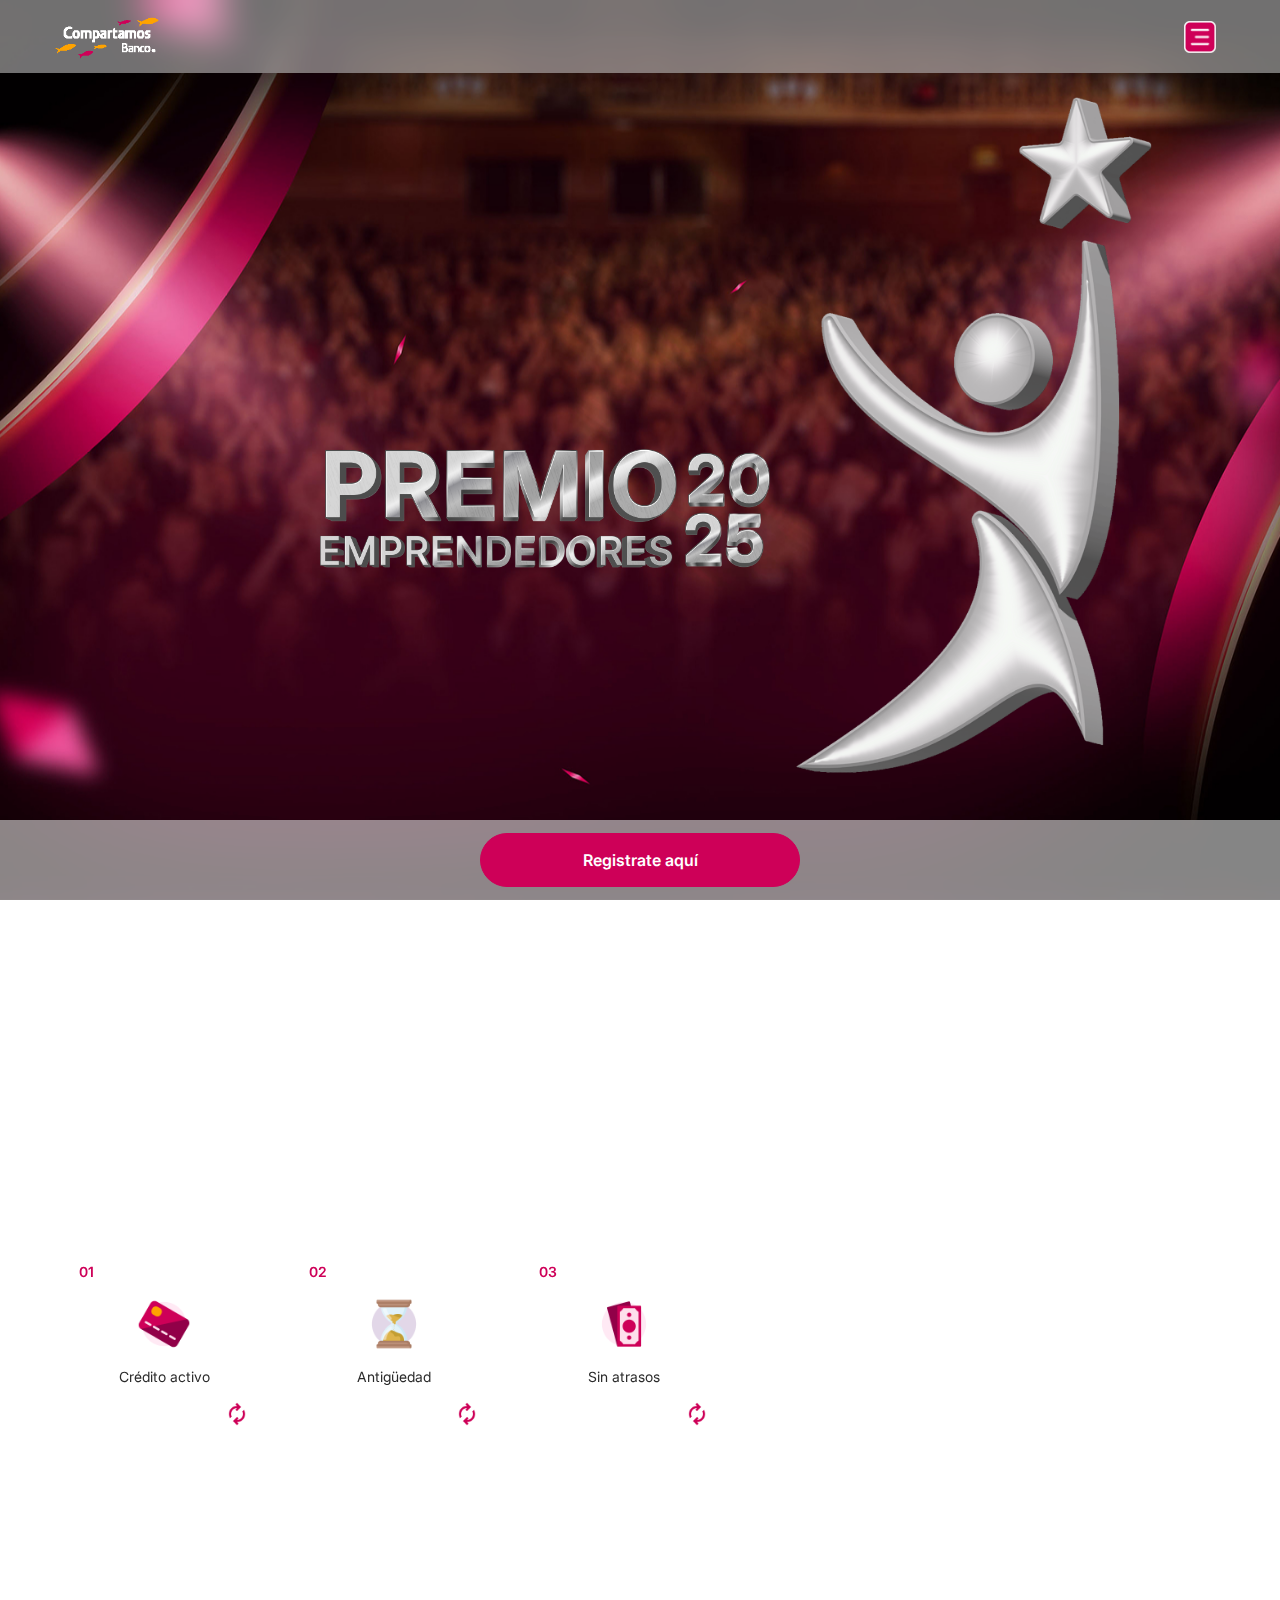
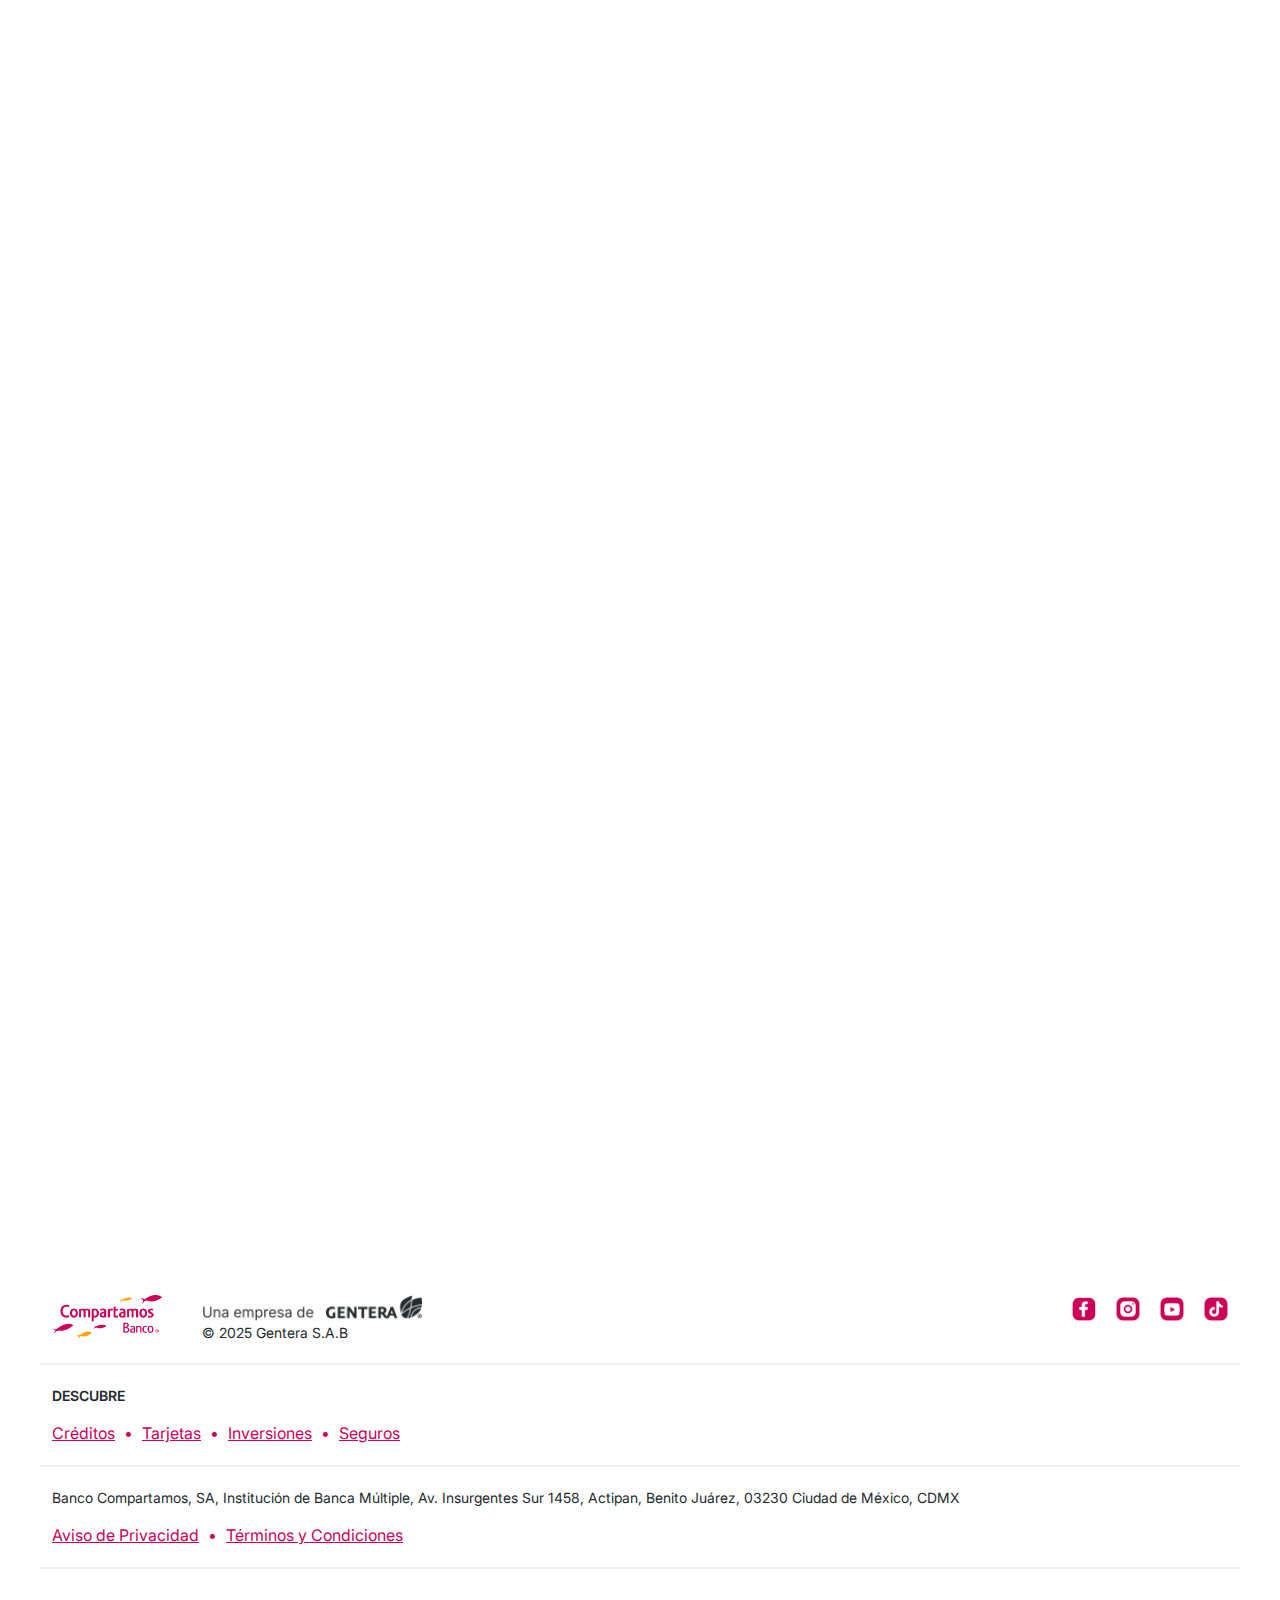
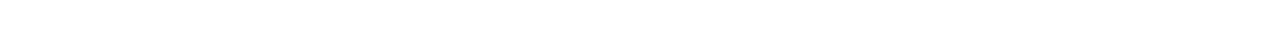
<file: convocatoria/index.html>
<!DOCTYPE html>
<html lang="en">

<head>
    <meta charset="UTF-8">
    <meta name="viewport" content="width=device-width, initial-scale=1.0">
    <title>Premio Emprendedores 2025 para clientes de Compartamos</title>
    <meta name="description"
        content="El Premio Emprendedores 2025 reconoce historias inspiradoras de valientes clientes apoyados por Compartamos para lograr que sus emprendimientos sean exitosos.">
    <link rel="icon" href="../images/favicon.ico" type="image/x-icon">
    <link href="../css/premio.css" rel="stylesheet">
    <link rel="stylesheet" type="text/css" href="../js/slick/slick.css" />
    <link rel="stylesheet" type="text/css" href="../js/slick/slick-theme.css" />
    <link href="../css/styles.css" rel="stylesheet">
    <link href="../css/convocatoria.css" rel="stylesheet">
    <link rel="stylesheet" href="../css/bootstrap-icons.min.css">

    <script src="../js/dataLayer.js"></script>
    <!-- Google Tag Manager -->
    <script>(function (w, d, s, l, i) {
            w[l] = w[l] || []; w[l].push({
                'gtm.start':
                    new Date().getTime(), event: 'gtm.js'
            }); var f = d.getElementsByTagName(s)[0],
                j = d.createElement(s), dl = l != 'dataLayer' ? '&l=' + l : ''; j.async = true; j.src =
                    'https://www.googletagmanager.com/gtm.js?id=' + i + dl; f.parentNode.insertBefore(j, f);
        })(window, document, 'script', 'dataLayer', 'GTM-PXVLSK6');</script>
    <!-- End Google Tag Manager -->
</head>

<body>
    <!-- Google Tag Manager (noscript) -->
    <noscript><iframe src="ns" height="0" width="0" style="display:none;visibility:hidden"></iframe></noscript>
    <!-- End Google Tag Manager (noscript) -->
    <div class="container-fluid" style="overflow: hidden; padding: 0; margin: 0;">
        <header class="navbar bd-navbar fixed-top">

            <nav class="container custom-container bd-gutter">
                <a class="navbar-brand" href="https://www.compartamos.com.mx/compartamos" target="_blank"
                    rel="noopener noreferrer">
                    <img src="../images/logo-blanco.png" alt="Logo de Compartamos Banco color blanco." width="110"
                        height="44" class="d-inline-block align-text-top">
                </a>
                <button class="navbar-toggler" type="button" data-bs-toggle="offcanvas"
                    data-bs-target="#offcanvasNavbar" aria-controls="offcanvas" aria-label="Toggle navigation">
                    <img src="../images/icon-main.png" alt="Icono de menu color gris." width="32">
                </button>
                <!-- Removed "show" class so menu isn't displayed by default -->
                <div class="offcanvas offcanvas-end" tabindex="-1" id="offcanvasNavbar"
                    aria-labelledby="offcanvasNavbarLabel">
                    <div class="offcanvas-header d-flex justify-content-between">
                        <img src="../images/logo-blanco.png" alt="Logo de Compartamos Banco color blanco." height="40"
                            class="d-inline-block align-text-top">
                        <button type="button" class="btn p-0 border-0 bg-transparent" data-bs-dismiss="offcanvas"
                            aria-label="Close">
                            <img src="../images/icon-close.png" alt="Icono de cerrar color gris."
                                style="width: 32px; height: 32px;">
                        </button>
                    </div>
                    <div class="offcanvas-body">
                        <ul class="navbar-nav justify-content-end flex-grow-1 pe-3">
                            <li class="nav-item">
                                <a class="nav-link " href="../">INICIO</a>
                            </li>
                            <li class="nav-item active">
                                <a class="nav-link active" aria-current="page" href="/convocatoria/">CONVOCATORIA</a>
                            </li>

                        </ul>
                    </div>
                </div>
            </nav>
        </header>
        <div class="row ">
            <div class="col-12 prev-header">
                <div class="back-convo"></div>
                <div class="intro-back">
                    <div class="title-content">
                        <div class="text-title">
                            <img src="../images/titulo-convo.png"
                                alt="Premio Emprendedores 2025 - Personas emprendedoras  - Compartamos  Banco"
                                class="titulo-convo">
                            <img src="../images/sub-convo.png"
                                alt="Descubre Historias de éxito de personas emprendedores que transformaron sus ideas en negocios"
                                class="sub-convo">
                        </div>
                        <div class="image-title">
                            <img src="../images/statua-convo.png"
                                alt="Estatua de premio empredores 2025 - Compartamos Banco" class="estatua-convo">
                        </div>
                    </div>
                    <div class="text-convo">
                        <!--Consulta Términos y Condiciones vigentes de la campaña "Premio Emprendedores 2025" en www.compartamos.com.mx-->
                    </div>
                </div>
            </div>
        </div>
        <div class="row">
            <div class="col-12">
                <div class="container custom-container momento">
                    <div class="momento-content">
                        <h1 class="momento-title">Es tu momento de inspirar al mundo</h1>
                        <span class="momento-text">
                            Premio Emprendedores reconoce las historias de éxito impulsadas por Compartamos Banco.
                            ¿Quieres que todos conozcan tu historia ¡Participa ahora!
                        </span>
                    </div>
                </div>
            </div>
        </div>
        <div class="row">
            <div class="col-12">
                <div class="container custom-container requisitos">
                    <div class="requisitos-content">
                        <h4 class="requisitos-title">Requisitos para participar</h4>
                        <p class="requisitos-text">
                            Antes de participar, asegúrate de cumplir con estos 3 requisitos.
                        </p>
                    </div>
                </div>
            </div>
        </div>
        <div class="row row-mobile">
            <div class="col-12">
                <div class="container custom-container">
                    <div class="row rotators">
                        <div class="col-sm-12 mb-3 mb-sm-0">
                            <div class="rotate-slick">
                                <div class="inner">
                                    <div class="flip-card">
                                        <div class="flip-card-inner">
                                            <div class="flip-card-front">
                                                <div class="rotate-num">01</div>
                                                <div class="rotate-image">
                                                    <img src="../images/credito-activo.png"
                                                        alt="Icono de crédito activo." width="54">
                                                </div>
                                                <div class="rotate-title">Crédito activo</div>
                                                <div class="rotate-icon">
                                                    <img src="../images/icon-flip-magenta.png"
                                                        alt="Icono de flip color rosa." width="24">
                                                </div>
                                            </div>
                                            <div class="flip-card-back">
                                                <p class="white-text">Necesitas tener un Crédito Grupal o Individual
                                                    Compartamos vigente para participar.</p>
                                                <div class="rotate-icon">
                                                    <img src="../images/icon-flip-blanco.png"
                                                        alt="Icono de flip color blanco." width="24">
                                                </div>
                                            </div>
                                        </div>
                                    </div>
                                </div>
                                <div class="inner">
                                    <div class="flip-card">
                                        <div class="flip-card-inner">
                                            <div class="flip-card-front">
                                                <div class="rotate-num">02</div>
                                                <div class="rotate-image">
                                                    <img src="../images/antiguedad.png" alt="Icono de antigüedad."
                                                        width="54">
                                                </div>
                                                <div class="rotate-title">Antigüedad</div>
                                                <div class="rotate-icon">
                                                    <img src="../images/icon-flip-magenta.png"
                                                        alt="Icono de flip color rosa." width="24">
                                                </div>
                                            </div>
                                            <div class="flip-card-back yellow">
                                                <p class="white-text">Lleva al menos 2 años creciendo con nosotros.</p>
                                                <div class="rotate-icon">
                                                    <img src="../images/icon-flip-blanco.png"
                                                        alt="Icono de flip color blanco." width="24">
                                                </div>
                                            </div>
                                        </div>
                                    </div>
                                </div>
                                <div class="inner">
                                    <div class="flip-card">
                                        <div class="flip-card-inner">
                                            <div class="flip-card-front">
                                                <div class="rotate-num">03</div>
                                                <div class="rotate-image">
                                                    <img src="../images/sin-atrasos.png" alt="Icono de sin atrasos."
                                                        width="54">
                                                </div>
                                                <div class="rotate-title">Sin atrasos</div>
                                                <div class="rotate-icon">
                                                    <img src="../images/icon-flip-magenta.png"
                                                        alt="Icono de flip color rosa." width="24">
                                                </div>
                                            </div>
                                            <div class="flip-card-back brown">
                                                <p class="white-text">Estar al día con tus pagos es indispensable para
                                                    participar.</p>
                                                <div class="rotate-icon">
                                                    <img src="../images/icon-flip-blanco.png"
                                                        alt="Icono de flip color blanco." width="24">
                                                </div>
                                            </div>
                                        </div>
                                    </div>
                                </div>
                            </div>
                        </div>
                    </div>
                </div>
            </div>
        </div>
        <div class="row">
            <div class="col-12">
                <div class="container custom-container facil">
                    <div class="facil-content">
                        <h4 class="facil-title">Así de fácil es participar</h4>
                        <p class="facil-text">
                            Descubre cómo compartir
                            tu historia y que tu
                            experiencia inspire <br> a más
                            emprendedores.
                        </p>
                    </div>
                </div>
            </div>
        </div>
        <div class="row ">
            <div class="col-12">
                <div class="container custom-container video">
                    <div class="video-wrapper">
                  
                      <!-- VIDEO DESKTOP (16:9) -->
                      <video class="background-video video-desktop" width="100%" height="auto" muted loop autoplay
                        poster="../images/premio.jpg">
                        <source src="https://www.multimedia.gentera.com.mx/compartamos/PEC_2025/CB/video-historia.mp4" type="video/mp4">
                      </video>
                  
                      <!-- VIDEO MOBILE (4:5) -->
                      <video class="background-video video-mobile" muted loop autoplay playsinline controls
                        poster="../images/premio.jpg">
                        <source src="https://www.multimedia.gentera.com.mx/compartamos/PEC_2025/CB/video-historia-4-5.mp4"
                          type="video/mp4">
                      </video>
                  
                      <!-- Botón de Play -->
                      <div class="overlay-play">
                        <div class="center-play">
                          <a href="#" class="button-play button-play-2" data-bs-toggle="modal" data-bs-target="#myVideo"
                            data-label="Historia" data-action="01. Inicio"
                            data-url="https://www.multimedia.gentera.com.mx/compartamos/PEC_2025/CB/video-historia.mp4">
                            <img src="../images/icon-play.png" alt="Icono de play en color blanco." width="64">
                          </a>
                        </div>
                      </div>
                  
                    </div>
                  </div>                  
            </div>
        </div>
        <footer class="bd-footer">
            <div class="container custom-container">
                <div class="row">
                    <div class="col-md-6 col-sm-12 content-logo-pie">
                        <div class="logo-pie">
                            <a href="https://www.compartamos.com.mx/compartamos" target="_blank"
                                rel="noopener noreferrer">
                                <img src="../images/logo-color.png" alt="Logo de Compartamos Banco color." width="110"
                                    height="44">
                            </a>
                        </div>
                        <div class="logo-data">
                            <img src="../images/data-empresa.png" alt="Logo de Gentera." width="220">
                            <span>© 2025 Gentera S.A.B</span>
                        </div>
                    </div>
                    <div class="col-md-6 col-sm-12 content-social-page">
                        <a class="social-bt" href="https://www.facebook.com/CompartamosBanco" target="_blank"
                            rel="noopener noreferrer"><img src="../images/social/fb.png"
                                alt="Logotipo de red social Facebook color rosa." width="24"></a>
                        <a class="social-bt" href="https://www.instagram.com/compartamosbancomx/" target="_blank"
                            rel="noopener noreferrer"><img src="../images/social/ig.png"
                                alt="Logotipo de red social Instagram color rosa." width="24"></a>
                        <a class="social-bt" href="https://www.youtube.com/user/compartamosbanco" target="_blank"
                            rel="noopener noreferrer"><img src="../images/social/yt.png"
                                alt="Logotipo de red social Youtube color rosa." width="24"></a>
                        <a class="social-bt" href="https://www.tiktok.com/@compartamosbancomx" target="_blank"
                            rel="noopener noreferrer"><img src="../images/social/tk.png"
                                alt="Logotipo de red social Tik Tok color rosa." width="24"></a>
                    </div>
                </div>
                <div class="row">
                    <div class="col-12">
                        <div class="text-descubre">DESCUBRE</div>
                        <div>
                            <a class="links" href="https://www.compartamos.com.mx/compartamos/credito" target="_blank"
                                rel="noopener noreferrer">Créditos</a>
                            <span class="link-sep">&#8226;</span>
                            <a class="links"
                                href="https://www.compartamos.com.mx/compartamos/ahorro/mis-ahorros-compartamos"
                                target="_blank " rel="noopener noreferrer">Tarjetas</a>
                            <span class="link-sep">&#8226;</span>
                            <a class="links"
                                href="https://www.compartamos.com.mx/compartamos/ahorro/inversiones-compartamos"
                                target="_blank" rel="noopener noreferrer">Inversiones</a>
                            <span class="link-sep">&#8226;</span>
                            <a class="links" href="https://www.compartamos.com.mx/compartamos/seguro" target="_blank"
                                rel="noopener noreferrer">Seguros</a>
                        </div>
                    </div>
                </div>
                <div class="row">
                    <div class="col-12">
                        <div class="text-banco">Banco Compartamos, SA, Institución de Banca Múltiple, Av. Insurgentes
                            Sur 1458, Actipan, Benito Juárez, 03230 Ciudad de México, CDMX</div>
                        <div>
                            <a class="links" href="https://www.compartamos.com.mx/compartamos/regulacion/privacidad"
                                target="_blank" rel="noopener noreferrer">Aviso de Privacidad</a>
                            <span class="link-sep">&#8226;</span>
                            <a class="links"
                                href="https://www.compartamos.com.mx/compartamos/regulacion/terminos-y-condiciones"
                                target="_blank" rel="noopener noreferrer">Términos y Condiciones</a>
                        </div>
                    </div>
                </div>
            </div>
        </footer>
    </div>
    <div class="stick-bottom">
        <a href="#" class="btn btn-continue" data-bs-toggle="modal" data-bs-target="#myPrivacidad">Registrate aquí</a>
    </div>

    <div class="modal fade" id="myPrivacidad" tabindex="-1" aria-hidden="true">
        <div class="modal-dialog modal-fullscreen">
            <div class="modal-content">
                <div class="modal-header">
                    <img src="../images/icon-overlay-close-magenta.png" alt="Icono de cerrar color rosa."
                        id="btnCloseModal" type="button" data-bs-dismiss="modal" aria-label="Close" width="32">
                </div>
                <div class="modal-body">
                    <div class="text-modal-content">
                        <p class="aviso-privacidad-text ">Aviso de Privacidad</p>

                        <p>Banco Compartamos, S.A., Institución de Banca Múltiple subsidiaria de GENTERA S.A.B. de C.V,
                            con domicilio en Insurgentes Sur número 1458 piso 5, Colonia Actipan, Alcaldía Benito
                            Juárez, C.P. 03230, México, Ciudad de México, es el responsable del tratamiento y protección
                            de sus datos personales recabados por este medio, categorizados como: i) Identificación y
                            Contacto y ii) Patrimonio y los utilizará para las siguientes finalidades: i) Identificarlo
                            y corroborar su identidad; ii) Integrar y actualizar su expediente; iii) Prestar,
                            administrar, operar y dar seguimiento a los servicios y productos que solicitó o contrató
                            con nosotros; iv) Invitarlo a participar en nuestros eventos, campañas, concursos o sorteos
                            y en caso de resultar ganador, contactarlo para la entrega del premio y v) Fines de uso de
                            imagen en medios publicitarios videos/fotografía y publicaciones en cualquier otro medio de
                            comunicación. Para limitar el uso o divulgación de sus datos personales puede inscribirse en
                            nuestro listado de exclusión denominado "Exclusión de Promoción y Publicidad”, para más
                            información y/o para ejercer sus Derechos ARCO usted podrá consultar el Aviso de Privacidad
                            Integral para Clientes en el sitio web <a href="https://www.compartamos.com.mx/compartamos"
                                class="link-privacidad" target="_blank"
                                rel="noopener noreferrer">www.compartamos.com.mx</a> en la sección Avisos Privacidad.
                        </p>


                        <div class="form-check">
                            <input class="form-check-input" type="checkbox" value="" id="checkDefault">
                            <label class="form-check-label" for="checkDefault">
                                He leido y acepto el aviso de privacidad
                            </label><br><br>
                            <div class="d-flex justify-content-center">
                                <a href="../paso1/"
                                    class="btn btn-disabled btn-continue bt-politica d-flex justify-content-center align-items-center">
                                    Continuar
                                    <span class="material-symbols-outlined"
                                        style="font-size: 24px; margin-left: 6px;">arrow_forward</span>
                                </a>
                            </div>
                        </div>
                    </div>
                </div>
            </div>
        </div>
    </div>

    <div class="modal fade" id="myVideo" tabindex="-1" aria-hidden="true">
        <div class="modal-dialog modal-fullscreen">
            <div class="modal-content">
                <div class="modal-header">
                    <img src="../images/icon-overlay-close-magenta.png" width="32" type="button" data-bs-dismiss="modal"
                        aria-label="Close" />
                </div>
                <div class="modal-body">
    
                    <!-- VIDEO DESKTOP -->
                    <video id="modal-video-desktop" class="video-desktop" loop autoplay controls muted playsinline
                        poster="../images/premio.jpg">
                        <source src="https://www.multimedia.gentera.com.mx/compartamos/PEC_2025/CB/video-historia.mp4"
                            type="video/mp4">
                        Tu navegador no soporta HTML5 video.
                    </video>
    
                    <!-- VIDEO MOBILE -->
                    <video id="modal-video-mobile" class="video-mobile" loop autoplay controls muted playsinline
                        poster="../images/premio.jpg">
                        <source src="https://www.multimedia.gentera.com.mx/compartamos/PEC_2025/CB/video-historia-4-5.mp4"
                            type="video/mp4">
                        Tu navegador no soporta HTML5 video.
                    </video>
    
                </div>
            </div>
        </div>
    </div>
    

</body>


<script>
    document.querySelectorAll('.flip-card').forEach(card => {
        card.addEventListener('click', function () {
            // Si ya está girada, desactiva
            if (this.classList.contains('flipped')) {
                this.classList.remove('flipped');
            } else {
                // Opcional: cerrar otras tarjetas si quieres solo una abierta
                document.querySelectorAll('.flip-card.flipped').forEach(c => c.classList.remove('flipped'));
                this.classList.add('flipped');
            }
        });
    });

</script>
<script src="../js/jquery-3.7.1.min.js"></script>
<script src="../js/premio.bundle.min.js"></script>

<script src="../js/lottie/lottie.min.js"></script>
<script src="../js/scrollreveal/scrollreveal.js"></script>
<script type="text/javascript" src="../js/slick/slick.min.js"></script>

<script src="../js/script.js"></script>
<script src="../js/convo.js"></script>
<script src="https://www.youtube.com/iframe_api"></script>
<script src="../js/Utms.js"></script>

</html>
</file>
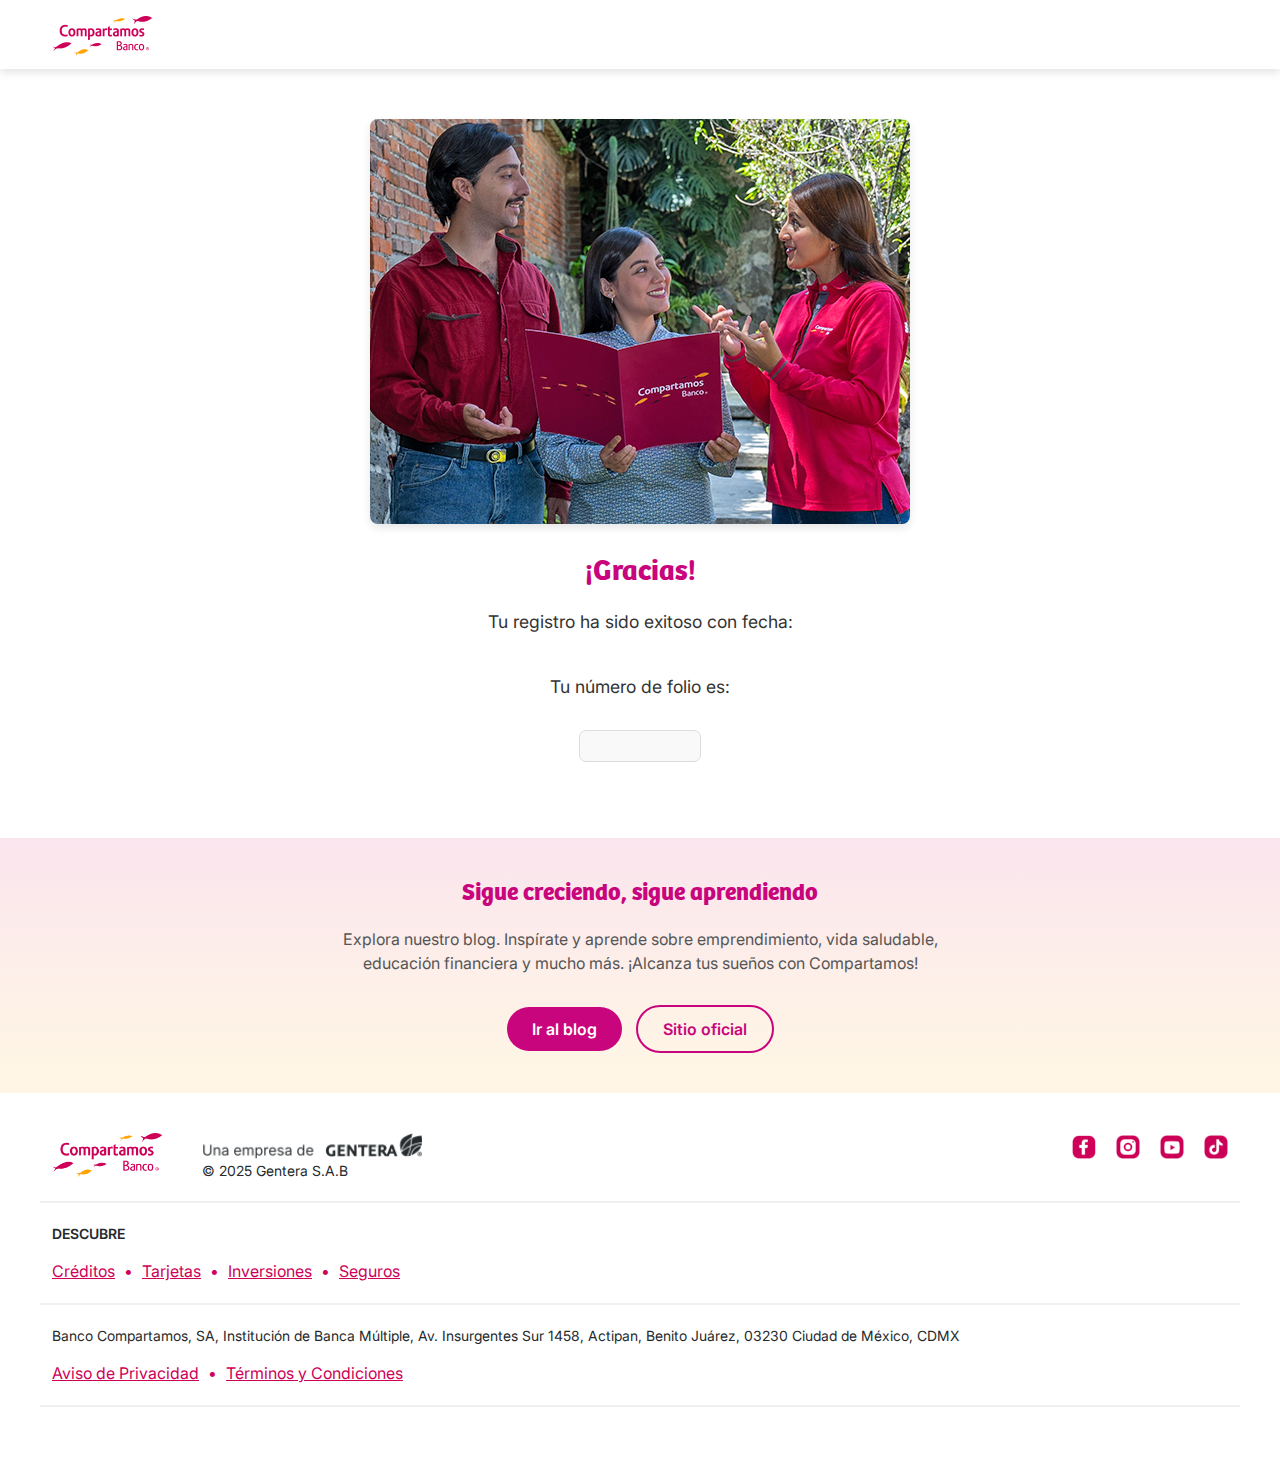
<file: gracias/index.html>
<!DOCTYPE html>
<html lang="en">

<head>
    <meta charset="UTF-8">
    <meta name="viewport" content="width=device-width, initial-scale=1.0">
    <title>Registro Exitoso - Premio Emprededores 2025</title>
    <meta name="description"
        content="Gracias por tu registro. Tu proceso ha sido exitoso. Conserva tu número de folio para futuras referencias. ¡Estamos aquí para apoyar tu crecimiento!">
    <link rel="icon" href="../images/favicon.ico" type="image/x-icon">
    <link href="../css/premio.css" rel="stylesheet">
    <link href="../css/styles.css" rel="stylesheet">
    <link href="../css/uploads.css" rel="stylesheet">
    <link href="../css/end.css" rel="stylesheet">
    <script src="../js/dataLayer.js"></script>
    <!-- Google Tag Manager -->
    <script>(function (w, d, s, l, i) {
            w[l] = w[l] || []; w[l].push({
                'gtm.start':
                    new Date().getTime(), event: 'gtm.js'
            }); var f = d.getElementsByTagName(s)[0],
                j = d.createElement(s), dl = l != 'dataLayer' ? '&l=' + l : ''; j.async = true; j.src =
                    'https://www.googletagmanager.com/gtm.js?id=' + i + dl; f.parentNode.insertBefore(j, f);
        })(window, document, 'script', 'dataLayer', 'GTM-PXVLSK6');</script>
</head>

<body>
    <noscript>
        <iframe src="https://www.googletagmanager.com/ns.html?id=GTM-PXVLSK6" height="0" width="0"
            style="display:none;visibility:hidden"></iframe>
    </noscript>
    <header class="navbar bd-navbar">
        <nav class="container custom-container bd-gutter">
            <a class="navbar-brand" href="https://www.compartamos.com.mx/compartamos" target="_self">
                <img src="../images/logo-color.png" alt="Logo de Compartamos Banco color." height="40"
                    class="d-inline-block align-text-top">
            </a>
        </nav>
    </header>
    <div class="container confirmation-container" id="endRegister">
        <div class="row justify-content-center">
            <div class="col-md-8 col-lg-6">
                <!-- Imagen de confirmación -->
                <img src="../images/end-image.png" alt="Agradecimiento por completar tu registro Premio Emprendedores."
                    class="thank-you-image">

                <!-- Mensaje de confirmación -->
                <h1 class="thank-you-title">¡Gracias!</h1>

                <div id="msok">
                    <p class="confirmation-text">Tu registro ha sido exitoso con fecha: <b
                            id="registroFecha">21/Abril/2024</b></p>
                    <br>
                    <p class="confirmation-text">Tu número de folio es:</p>
                    <div class="confirmation-number" id="registroFolio">
                        00000276870
                    </div>
                </div>

                <div id="msdup">
                    <p class="confirmation-text">Tus datos ya se habían capturado con anterioridad el día: <b
                            id="registroFechaDup">21/Abril/2024</b></p>
                    <br>
                    <p class="confirmation-text">Conserva tu folio de participación:</p>
                    <div class="confirmation-number" id="registroFolioDup">
                        00000276870
                    </div>
                </div>

            </div>
        </div>
    </div>

    <!-- Sección "Sigue creciendo" -->
    <div class="learning-section">
        <div class="container">
            <div class="row justify-content-center">
                <div class="col-md-10">
                    <h2 class="learning-title">Sigue creciendo, sigue aprendiendo</h2>

                    <p class="learning-description">
                        Explora nuestro blog.
                        Inspírate y aprende
                        sobre emprendimiento,
                        vida saludable, <br>
                        educación financiera y
                        mucho más. ¡Alcanza
                        tus sueños con
                        Compartamos!</p>

                    <!-- Botones de acción -->
                    <div class="action-buttons">
                        <a href="https://www.compartamos.com.mx/compartamos/blog" class="btn btn-blog" id="btnBlog"
                            target="_blank" rel="noopener noreferrer">
                            Ir al blog <i class="bi bi-arrow-right"></i>
                        </a>
                        <a href="https://www.compartamos.com.mx/compartamos/" class="btn btn-sitio" id="btnSitio"
                            target="_blank" rel="noopener noreferrer">
                            Sitio oficial <i class="bi bi-arrow-right"></i>
                        </a>
                    </div>
                </div>
            </div>
        </div>
    </div>
    <footer class="bd-footer">
        <div class="container custom-container">
            <div class="row">
                <div class="col-md-6 col-sm-12 content-logo-pie">
                    <div class="logo-pie">
                        <a href="https://www.compartamos.com.mx/compartamos" target="_self">
                            <img src="../images/logo-color.png" alt="Logo de Compartamos Banco color." width="110"
                                height="44">
                        </a>
                    </div>
                    <div class="logo-data">
                        <img src="../images/data-empresa.png" alt="Logo de Gentera." width="220">
                        <span>© 2025 Gentera S.A.B</span>
                    </div>
                </div>
                <div class="col-md-6 col-sm-12 content-social-page">
                    <a class="social-bt" href="https://www.facebook.com/CompartamosBanco" target="_blank"
                        rel="noopener noreferrer"><img src="../images/social/fb.png"
                            alt="Logotipo de red social Facebook color rosa." width="24"></a>
                    <a class="social-bt" href="https://www.instagram.com/compartamosbancomx/" target="_blank"
                        rel="noopener noreferrer"><img src="../images/social/ig.png"
                            alt="Logotipo de red social Instagram color rosa." width="24"></a>
                    <a class="social-bt" href="https://www.youtube.com/user/compartamosbanco" target="_blank"
                        rel="noopener noreferrer"><img src="../images/social/yt.png"
                            alt="Logotipo de red social Youtube color rosa." width="24"></a>
                    <a class="social-bt" href="https://www.tiktok.com/@compartamosbancomx" target="_blank"
                        rel="noopener noreferrer"><img src="../images/social/tk.png"
                            alt="Logotipo de red social Tik Tok color rosa." width="24"></a>
                </div>
            </div>
            <div class="row">
                <div class="col-12">
                    <div class="text-descubre">DESCUBRE</div>
                    <div>
                        <a class="links" href="https://www.compartamos.com.mx/compartamos/credito" target="_blank"
                            rel="noopener noreferrer">Créditos</a>
                        <span class="link-sep">&#8226;</span>
                        <a class="links"
                            href="https://www.compartamos.com.mx/compartamos/ahorro/mis-ahorros-compartamos"
                            target="_blank" rel="noopener noreferrer">Tarjetas</a>
                        <span class="link-sep">&#8226;</span>
                        <a class="links"
                            href="https://www.compartamos.com.mx/compartamos/ahorro/inversiones-compartamos"
                            target="_blank" rel="noopener noreferrer">Inversiones</a>
                        <span class="link-sep">&#8226;</span>
                        <a class="links" href="https://www.compartamos.com.mx/compartamos/seguro" target="_blank"
                            rel="noopener noreferrer">Seguros</a>
                    </div>
                </div>
            </div>
            <div class="row">
                <div class="col-12">
                    <div class="text-banco">Banco Compartamos, SA, Institución de Banca Múltiple, Av. Insurgentes Sur
                        1458, Actipan, Benito Juárez, 03230 Ciudad de México, CDMX</div>
                    <div>
                        <a class="links" href="https://www.compartamos.com.mx/compartamos/regulacion/privacidad"
                            target="_blank" rel="noopener noreferrer">Aviso de Privacidad</a>
                        <span class="link-sep">&#8226;</span>
                        <a class="links"
                            href="https://www.compartamos.com.mx/compartamos/regulacion/terminos-y-condiciones"
                            target="_blank" rel="noopener noreferrer">Términos y Condiciones</a>
                    </div>
                </div>
            </div>
        </div>
    </footer>

    <!-- Modal -->
    <div class="modal fade" id="myTerminos" tabindex="-1" aria-hidden="true">
        <div class="modal-dialog modal-fullscreen">
            <div class="modal-content">
                <div class="modal-header">
                    <img src="../images/icon-close.png" type="button" data-bs-dismiss="modal" aria-label="Close" />
                </div>
                <div class="modal-body">
                    <div class="text-modal-content">
                        Banco Compartamos, S.A., Institución de Banca Múltiple, subsidiaria de GENTERA
                        S.A.B. de C.V, con domicilio en Insurgentes Sur número 1458 piso 5, Colonia Actipan,
                        Alcaldía Benito Juárez, C.P. 03230, México, Ciudad de México, es el responsable del
                        tratamiento y protección de los datos personales y datos personales sensibles de usted
                        y/o de sus asegurados y/o familiares asegurados y/o beneficiarios, categorizados como:
                        i) Identificación y Contacto y ii) Patrimonio, recabados a través de este medio y los
                        utilizará para las siguientes finalidades: i) Identificarlo y corroborar su identidad; ii)
                        Integrar y actualizar su expediente y iii) Prestar, administrar, operar y dar seguimiento a
                        los servicios y productos que solicitó o contrató con nosotros. Para limitar el uso o
                        divulgación de sus datos personales puede inscribirse en nuestro listado de exclusión
                        denominado "Exclusión de Promoción y Publicidad”, para más información y/o para
                        ejercer sus Derechos ARCO usted podrá consultar el Aviso de Privacidad Integral para
                        Clientes en el sitio web <a href="https://www.compartamos.com.mx/compartamos" target="_blank"
                            rel="noreferrer noopener" class="link-privacidad">
                            www.compartamos.com.mx </a> en la sección Avisos Privacidad.
                    </div>
                </div>
            </div>
        </div>
    </div>

    <!-- Modal -->
    <div class="modal fade" id="myPolitica" tabindex="-1" aria-hidden="true">
        <div class="modal-dialog modal-fullscreen">
            <div class="modal-content">
                <div class="modal-header">
                    <img src="../images/icon-close.png" type="button" data-bs-dismiss="modal" aria-label="Close" />
                </div>
                <div class="modal-body">
                    <div class="text-modal-content">
                        Banco Compartamos, S.A., Institución de Banca Múltiple subsidiaria de GENTERA S.A.B. de C.V, con
                        domicilio en Insurgentes Sur número 1458 piso 5, Colonia Actipan, Alcaldía Benito Juárez, C.P.
                        03230, México, Ciudad de México, es el responsable del tratamiento y protección de sus datos
                        personales recabados por este medio, categorizados como: i) Identificación y Contacto y ii)
                        Patrimonio y los utilizará para las siguientes finalidades: i) Identificarlo y corroborar su
                        identidad; ii) Integrar y actualizar su expediente; iii) Prestar, administrar, operar y dar
                        seguimiento a los servicios y productos que solicitó o contrató con nosotros; iv) Invitarlo a
                        participar en nuestros eventos, campañas, concursos o sorteos y en caso de resultar ganador,
                        contactarlo para la entrega del premio y v) Fines de uso de imagen en medios publicitarios
                        videos/fotografía y publicaciones en cualquier otro medio de comunicación. Para limitar el uso o
                        divulgación de sus datos personales puede inscribirse en nuestro listado de exclusión denominado
                        "Exclusión de Promoción y Publicidad”, para más información y/o para ejercer sus Derechos ARCO
                        usted podrá consultar el Aviso de Privacidad Integral para Clientes en el sitio web <a
                            href="https://www.compartamos.com.mx/compartamos" class="link-privacidad" target="_blank"
                            rel="noopener noreferrer">www.compartamos.com.mx</a> en la sección Avisos Privacidad.
                    </div>
                </div>
            </div>
        </div>
    </div>
</body>
<script src="../js/jquery-3.7.1.min.js"></script>
<script src="../js/popper.min.js"></script>
<script src="https://www.youtube.com/iframe_api"></script>
<script src="../js/gracias.js?v=0.0.0.1"></script>

</html>
</file>
<file: css/premio.css>
@charset "UTF-8";/*!
 * Copyright
 */:root,[data-bs-theme=light]{--bs-blue:#0d6efd;--bs-indigo:#6610f2;--bs-purple:#6f42c1;--bs-pink:#d63384;--bs-red:#dc3545;--bs-orange:#fd7e14;--bs-yellow:#ffc107;--bs-green:#198754;--bs-teal:#20c997;--bs-cyan:#0dcaf0;--bs-black:#000;--bs-white:#fff;--bs-gray:#6c757d;--bs-gray-dark:#343a40;--bs-gray-100:#f8f9fa;--bs-gray-200:#e9ecef;--bs-gray-300:#dee2e6;--bs-gray-400:#ced4da;--bs-gray-500:#adb5bd;--bs-gray-600:#6c757d;--bs-gray-700:#495057;--bs-gray-800:#343a40;--bs-gray-900:#212529;--bs-primary:#0d6efd;--bs-secondary:#6c757d;--bs-success:#198754;--bs-info:#0dcaf0;--bs-warning:#ffc107;--bs-danger:#dc3545;--bs-light:#f8f9fa;--bs-dark:#212529;--bs-primary-rgb:13,110,253;--bs-secondary-rgb:108,117,125;--bs-success-rgb:25,135,84;--bs-info-rgb:13,202,240;--bs-warning-rgb:255,193,7;--bs-danger-rgb:220,53,69;--bs-light-rgb:248,249,250;--bs-dark-rgb:33,37,41;--bs-primary-text-emphasis:#052c65;--bs-secondary-text-emphasis:#2b2f32;--bs-success-text-emphasis:#0a3622;--bs-info-text-emphasis:#055160;--bs-warning-text-emphasis:#664d03;--bs-danger-text-emphasis:#58151c;--bs-light-text-emphasis:#495057;--bs-dark-text-emphasis:#495057;--bs-primary-bg-subtle:#cfe2ff;--bs-secondary-bg-subtle:#e2e3e5;--bs-success-bg-subtle:#d1e7dd;--bs-info-bg-subtle:#cff4fc;--bs-warning-bg-subtle:#fff3cd;--bs-danger-bg-subtle:#f8d7da;--bs-light-bg-subtle:#fcfcfd;--bs-dark-bg-subtle:#ced4da;--bs-primary-border-subtle:#9ec5fe;--bs-secondary-border-subtle:#c4c8cb;--bs-success-border-subtle:#a3cfbb;--bs-info-border-subtle:#9eeaf9;--bs-warning-border-subtle:#ffe69c;--bs-danger-border-subtle:#f1aeb5;--bs-light-border-subtle:#e9ecef;--bs-dark-border-subtle:#adb5bd;--bs-white-rgb:255,255,255;--bs-black-rgb:0,0,0;--bs-font-sans-serif:system-ui,-apple-system,"Segoe UI",Roboto,"Helvetica Neue","Noto Sans","Liberation Sans",Arial,sans-serif,"Apple Color Emoji","Segoe UI Emoji","Segoe UI Symbol","Noto Color Emoji";--bs-font-monospace:SFMono-Regular,Menlo,Monaco,Consolas,"Liberation Mono","Courier New",monospace;--bs-gradient:linear-gradient(180deg, rgba(255, 255, 255, 0.15), rgba(255, 255, 255, 0));--bs-body-font-family:var(--bs-font-sans-serif);--bs-body-font-size:1rem;--bs-body-font-weight:400;--bs-body-line-height:1.5;--bs-body-color:#212529;--bs-body-color-rgb:33,37,41;--bs-body-bg:#fff;--bs-body-bg-rgb:255,255,255;--bs-emphasis-color:#000;--bs-emphasis-color-rgb:0,0,0;--bs-secondary-color:rgba(33, 37, 41, 0.75);--bs-secondary-color-rgb:33,37,41;--bs-secondary-bg:#e9ecef;--bs-secondary-bg-rgb:233,236,239;--bs-tertiary-color:rgba(33, 37, 41, 0.5);--bs-tertiary-color-rgb:33,37,41;--bs-tertiary-bg:#f8f9fa;--bs-tertiary-bg-rgb:248,249,250;--bs-heading-color:inherit;--bs-link-color:#0d6efd;--bs-link-color-rgb:13,110,253;--bs-link-decoration:underline;--bs-link-hover-color:#0a58ca;--bs-link-hover-color-rgb:10,88,202;--bs-code-color:#d63384;--bs-highlight-color:#212529;--bs-highlight-bg:#fff3cd;--bs-border-width:1px;--bs-border-style:solid;--bs-border-color:#dee2e6;--bs-border-color-translucent:rgba(0, 0, 0, 0.175);--bs-border-radius:0.375rem;--bs-border-radius-sm:0.25rem;--bs-border-radius-lg:0.5rem;--bs-border-radius-xl:1rem;--bs-border-radius-xxl:2rem;--bs-border-radius-2xl:var(--bs-border-radius-xxl);--bs-border-radius-pill:50rem;--bs-box-shadow:0 0.5rem 1rem rgba(0, 0, 0, 0.15);--bs-box-shadow-sm:0 0.125rem 0.25rem rgba(0, 0, 0, 0.075);--bs-box-shadow-lg:0 1rem 3rem rgba(0, 0, 0, 0.175);--bs-box-shadow-inset:inset 0 1px 2px rgba(0, 0, 0, 0.075);--bs-focus-ring-width:0.25rem;--bs-focus-ring-opacity:0.25;--bs-focus-ring-color:rgba(13, 110, 253, 0.25);--bs-form-valid-color:#198754;--bs-form-valid-border-color:#198754;--bs-form-invalid-color:#dc3545;--bs-form-invalid-border-color:#dc3545}[data-bs-theme=dark]{color-scheme:dark;--bs-body-color:#dee2e6;--bs-body-color-rgb:222,226,230;--bs-body-bg:#212529;--bs-body-bg-rgb:33,37,41;--bs-emphasis-color:#fff;--bs-emphasis-color-rgb:255,255,255;--bs-secondary-color:rgba(222, 226, 230, 0.75);--bs-secondary-color-rgb:222,226,230;--bs-secondary-bg:#343a40;--bs-secondary-bg-rgb:52,58,64;--bs-tertiary-color:rgba(222, 226, 230, 0.5);--bs-tertiary-color-rgb:222,226,230;--bs-tertiary-bg:#2b3035;--bs-tertiary-bg-rgb:43,48,53;--bs-primary-text-emphasis:#6ea8fe;--bs-secondary-text-emphasis:#a7acb1;--bs-success-text-emphasis:#75b798;--bs-info-text-emphasis:#6edff6;--bs-warning-text-emphasis:#ffda6a;--bs-danger-text-emphasis:#ea868f;--bs-light-text-emphasis:#f8f9fa;--bs-dark-text-emphasis:#dee2e6;--bs-primary-bg-subtle:#031633;--bs-secondary-bg-subtle:#161719;--bs-success-bg-subtle:#051b11;--bs-info-bg-subtle:#032830;--bs-warning-bg-subtle:#332701;--bs-danger-bg-subtle:#2c0b0e;--bs-light-bg-subtle:#343a40;--bs-dark-bg-subtle:#1a1d20;--bs-primary-border-subtle:#084298;--bs-secondary-border-subtle:#41464b;--bs-success-border-subtle:#0f5132;--bs-info-border-subtle:#087990;--bs-warning-border-subtle:#997404;--bs-danger-border-subtle:#842029;--bs-light-border-subtle:#495057;--bs-dark-border-subtle:#343a40;--bs-heading-color:inherit;--bs-link-color:#6ea8fe;--bs-link-hover-color:#8bb9fe;--bs-link-color-rgb:110,168,254;--bs-link-hover-color-rgb:139,185,254;--bs-code-color:#e685b5;--bs-highlight-color:#dee2e6;--bs-highlight-bg:#664d03;--bs-border-color:#495057;--bs-border-color-translucent:rgba(255, 255, 255, 0.15);--bs-form-valid-color:#75b798;--bs-form-valid-border-color:#75b798;--bs-form-invalid-color:#ea868f;--bs-form-invalid-border-color:#ea868f}*,::after,::before{box-sizing:border-box}@media (prefers-reduced-motion:no-preference){:root{scroll-behavior:smooth}}body{margin:0;font-family:var(--bs-body-font-family);font-size:var(--bs-body-font-size);font-weight:var(--bs-body-font-weight);line-height:var(--bs-body-line-height);color:var(--bs-body-color);text-align:var(--bs-body-text-align);background-color:var(--bs-body-bg);-webkit-text-size-adjust:100%;-webkit-tap-highlight-color:transparent}hr{margin:1rem 0;color:inherit;border:0;border-top:var(--bs-border-width) solid;opacity:.25}.h1,.h2,.h3,.h4,.h5,.h6,h1,h2,h3,h4,h5,h6{margin-top:0;margin-bottom:.5rem;font-weight:500;line-height:1.2;color:var(--bs-heading-color)}.h1,h1{font-size:calc(1.375rem + 1.5vw)}@media (min-width:1200px){.h1,h1{font-size:2.5rem}}.h2,h2{font-size:calc(1.325rem + .9vw)}@media (min-width:1200px){.h2,h2{font-size:2rem}}.h3,h3{font-size:calc(1.3rem + .6vw)}@media (min-width:1200px){.h3,h3{font-size:1.75rem}}.h4,h4{font-size:calc(1.275rem + .3vw)}@media (min-width:1200px){.h4,h4{font-size:1.5rem}}.h5,h5{font-size:1.25rem}.h6,h6{font-size:1rem}p{margin-top:0;margin-bottom:1rem}abbr[title]{-webkit-text-decoration:underline dotted;text-decoration:underline dotted;cursor:help;-webkit-text-decoration-skip-ink:none;text-decoration-skip-ink:none}address{margin-bottom:1rem;font-style:normal;line-height:inherit}ol,ul{padding-left:2rem}dl,ol,ul{margin-top:0;margin-bottom:1rem}ol ol,ol ul,ul ol,ul ul{margin-bottom:0}dt{font-weight:700}dd{margin-bottom:.5rem;margin-left:0}blockquote{margin:0 0 1rem}b,strong{font-weight:bolder}.small,small{font-size:.875em}.mark,mark{padding:.1875em;color:var(--bs-highlight-color);background-color:var(--bs-highlight-bg)}sub,sup{position:relative;font-size:.75em;line-height:0;vertical-align:baseline}sub{bottom:-.25em}sup{top:-.5em}a{color:rgba(var(--bs-link-color-rgb),var(--bs-link-opacity,1));text-decoration:underline}a:hover{--bs-link-color-rgb:var(--bs-link-hover-color-rgb)}a:not([href]):not([class]),a:not([href]):not([class]):hover{color:inherit;text-decoration:none}code,kbd,pre,samp{font-family:var(--bs-font-monospace);font-size:1em}pre{display:block;margin-top:0;margin-bottom:1rem;overflow:auto;font-size:.875em}pre code{font-size:inherit;color:inherit;word-break:normal}code{font-size:.875em;color:var(--bs-code-color);word-wrap:break-word}a>code{color:inherit}kbd{padding:.1875rem .375rem;font-size:.875em;color:var(--bs-body-bg);background-color:var(--bs-body-color);border-radius:.25rem}kbd kbd{padding:0;font-size:1em}figure{margin:0 0 1rem}img,svg{vertical-align:middle}table{caption-side:bottom;border-collapse:collapse}caption{padding-top:.5rem;padding-bottom:.5rem;color:var(--bs-secondary-color);text-align:left}th{text-align:inherit;text-align:-webkit-match-parent}tbody,td,tfoot,th,thead,tr{border-color:inherit;border-style:solid;border-width:0}label{display:inline-block}button{border-radius:0}button:focus:not(:focus-visible){outline:0}button,input,optgroup,select,textarea{margin:0;font-family:inherit;font-size:inherit;line-height:inherit}button,select{text-transform:none}[role=button]{cursor:pointer}select{word-wrap:normal}select:disabled{opacity:1}[list]:not([type=date]):not([type=datetime-local]):not([type=month]):not([type=week]):not([type=time])::-webkit-calendar-picker-indicator{display:none!important}[type=button],[type=reset],[type=submit],button{-webkit-appearance:button}[type=button]:not(:disabled),[type=reset]:not(:disabled),[type=submit]:not(:disabled),button:not(:disabled){cursor:pointer}::-moz-focus-inner{padding:0;border-style:none}textarea{resize:vertical}fieldset{min-width:0;padding:0;margin:0;border:0}legend{float:left;width:100%;padding:0;margin-bottom:.5rem;line-height:inherit;font-size:calc(1.275rem + .3vw)}@media (min-width:1200px){legend{font-size:1.5rem}}legend+*{clear:left}::-webkit-datetime-edit-day-field,::-webkit-datetime-edit-fields-wrapper,::-webkit-datetime-edit-hour-field,::-webkit-datetime-edit-minute,::-webkit-datetime-edit-month-field,::-webkit-datetime-edit-text,::-webkit-datetime-edit-year-field{padding:0}::-webkit-inner-spin-button{height:auto}[type=search]{-webkit-appearance:textfield;outline-offset:-2px}::-webkit-search-decoration{-webkit-appearance:none}::-webkit-color-swatch-wrapper{padding:0}::-webkit-file-upload-button{font:inherit;-webkit-appearance:button}::file-selector-button{font:inherit;-webkit-appearance:button}output{display:inline-block}iframe{border:0}summary{display:list-item;cursor:pointer}progress{vertical-align:baseline}[hidden]{display:none!important}.lead{font-size:1.25rem;font-weight:300}.display-1{font-weight:300;line-height:1.2;font-size:calc(1.625rem + 4.5vw)}@media (min-width:1200px){.display-1{font-size:5rem}}.display-2{font-weight:300;line-height:1.2;font-size:calc(1.575rem + 3.9vw)}@media (min-width:1200px){.display-2{font-size:4.5rem}}.display-3{font-weight:300;line-height:1.2;font-size:calc(1.525rem + 3.3vw)}@media (min-width:1200px){.display-3{font-size:4rem}}.display-4{font-weight:300;line-height:1.2;font-size:calc(1.475rem + 2.7vw)}@media (min-width:1200px){.display-4{font-size:3.5rem}}.display-5{font-weight:300;line-height:1.2;font-size:calc(1.425rem + 2.1vw)}@media (min-width:1200px){.display-5{font-size:3rem}}.display-6{font-weight:300;line-height:1.2;font-size:calc(1.375rem + 1.5vw)}@media (min-width:1200px){.display-6{font-size:2.5rem}}.list-unstyled{padding-left:0;list-style:none}.list-inline{padding-left:0;list-style:none}.list-inline-item{display:inline-block}.list-inline-item:not(:last-child){margin-right:.5rem}.initialism{font-size:.875em;text-transform:uppercase}.blockquote{margin-bottom:1rem;font-size:1.25rem}.blockquote>:last-child{margin-bottom:0}.blockquote-footer{margin-top:-1rem;margin-bottom:1rem;font-size:.875em;color:#6c757d}.blockquote-footer::before{content:"— "}.img-fluid{max-width:100%;height:auto}.img-thumbnail{padding:.25rem;background-color:var(--bs-body-bg);border:var(--bs-border-width) solid var(--bs-border-color);border-radius:var(--bs-border-radius);max-width:100%;height:auto}.figure{display:inline-block}.figure-img{margin-bottom:.5rem;line-height:1}.figure-caption{font-size:.875em;color:var(--bs-secondary-color)}.container,.container-fluid,.container-lg,.container-md,.container-sm,.container-xl,.container-xxl{--bs-gutter-x:1.5rem;--bs-gutter-y:0;width:100%;padding-right:calc(var(--bs-gutter-x) * .5);padding-left:calc(var(--bs-gutter-x) * .5);margin-right:auto;margin-left:auto}@media (min-width:576px){.container,.container-sm{max-width:540px}}@media (min-width:768px){.container,.container-md,.container-sm{max-width:720px}}@media (min-width:992px){.container,.container-lg,.container-md,.container-sm{max-width:960px}}@media (min-width:1200px){.container,.container-lg,.container-md,.container-sm,.container-xl{max-width:1140px}}@media (min-width:1400px){.container,.container-lg,.container-md,.container-sm,.container-xl,.container-xxl{max-width:1320px}}:root{--bs-breakpoint-xs:0;--bs-breakpoint-sm:576px;--bs-breakpoint-md:768px;--bs-breakpoint-lg:992px;--bs-breakpoint-xl:1200px;--bs-breakpoint-xxl:1400px}.row{--bs-gutter-x:1.5rem;--bs-gutter-y:0;display:flex;flex-wrap:wrap;margin-top:calc(-1 * var(--bs-gutter-y));margin-right:calc(-.5 * var(--bs-gutter-x));margin-left:calc(-.5 * var(--bs-gutter-x))}.row>*{flex-shrink:0;width:100%;max-width:100%;padding-right:calc(var(--bs-gutter-x) * .5);padding-left:calc(var(--bs-gutter-x) * .5);margin-top:var(--bs-gutter-y)}.col{flex:1 0 0}.row-cols-auto>*{flex:0 0 auto;width:auto}.row-cols-1>*{flex:0 0 auto;width:100%}.row-cols-2>*{flex:0 0 auto;width:50%}.row-cols-3>*{flex:0 0 auto;width:33.33333333%}.row-cols-4>*{flex:0 0 auto;width:25%}.row-cols-5>*{flex:0 0 auto;width:20%}.row-cols-6>*{flex:0 0 auto;width:16.66666667%}.col-auto{flex:0 0 auto;width:auto}.col-1{flex:0 0 auto;width:8.33333333%}.col-2{flex:0 0 auto;width:16.66666667%}.col-3{flex:0 0 auto;width:25%}.col-4{flex:0 0 auto;width:33.33333333%}.col-5{flex:0 0 auto;width:41.66666667%}.col-6{flex:0 0 auto;width:50%}.col-7{flex:0 0 auto;width:58.33333333%}.col-8{flex:0 0 auto;width:66.66666667%}.col-9{flex:0 0 auto;width:75%}.col-10{flex:0 0 auto;width:83.33333333%}.col-11{flex:0 0 auto;width:91.66666667%}.col-12{flex:0 0 auto;width:100%}.offset-1{margin-left:8.33333333%}.offset-2{margin-left:16.66666667%}.offset-3{margin-left:25%}.offset-4{margin-left:33.33333333%}.offset-5{margin-left:41.66666667%}.offset-6{margin-left:50%}.offset-7{margin-left:58.33333333%}.offset-8{margin-left:66.66666667%}.offset-9{margin-left:75%}.offset-10{margin-left:83.33333333%}.offset-11{margin-left:91.66666667%}.g-0,.gx-0{--bs-gutter-x:0}.g-0,.gy-0{--bs-gutter-y:0}.g-1,.gx-1{--bs-gutter-x:0.25rem}.g-1,.gy-1{--bs-gutter-y:0.25rem}.g-2,.gx-2{--bs-gutter-x:0.5rem}.g-2,.gy-2{--bs-gutter-y:0.5rem}.g-3,.gx-3{--bs-gutter-x:1rem}.g-3,.gy-3{--bs-gutter-y:1rem}.g-4,.gx-4{--bs-gutter-x:1.5rem}.g-4,.gy-4{--bs-gutter-y:1.5rem}.g-5,.gx-5{--bs-gutter-x:3rem}.g-5,.gy-5{--bs-gutter-y:3rem}@media (min-width:576px){.col-sm{flex:1 0 0}.row-cols-sm-auto>*{flex:0 0 auto;width:auto}.row-cols-sm-1>*{flex:0 0 auto;width:100%}.row-cols-sm-2>*{flex:0 0 auto;width:50%}.row-cols-sm-3>*{flex:0 0 auto;width:33.33333333%}.row-cols-sm-4>*{flex:0 0 auto;width:25%}.row-cols-sm-5>*{flex:0 0 auto;width:20%}.row-cols-sm-6>*{flex:0 0 auto;width:16.66666667%}.col-sm-auto{flex:0 0 auto;width:auto}.col-sm-1{flex:0 0 auto;width:8.33333333%}.col-sm-2{flex:0 0 auto;width:16.66666667%}.col-sm-3{flex:0 0 auto;width:25%}.col-sm-4{flex:0 0 auto;width:33.33333333%}.col-sm-5{flex:0 0 auto;width:41.66666667%}.col-sm-6{flex:0 0 auto;width:50%}.col-sm-7{flex:0 0 auto;width:58.33333333%}.col-sm-8{flex:0 0 auto;width:66.66666667%}.col-sm-9{flex:0 0 auto;width:75%}.col-sm-10{flex:0 0 auto;width:83.33333333%}.col-sm-11{flex:0 0 auto;width:91.66666667%}.col-sm-12{flex:0 0 auto;width:100%}.offset-sm-0{margin-left:0}.offset-sm-1{margin-left:8.33333333%}.offset-sm-2{margin-left:16.66666667%}.offset-sm-3{margin-left:25%}.offset-sm-4{margin-left:33.33333333%}.offset-sm-5{margin-left:41.66666667%}.offset-sm-6{margin-left:50%}.offset-sm-7{margin-left:58.33333333%}.offset-sm-8{margin-left:66.66666667%}.offset-sm-9{margin-left:75%}.offset-sm-10{margin-left:83.33333333%}.offset-sm-11{margin-left:91.66666667%}.g-sm-0,.gx-sm-0{--bs-gutter-x:0}.g-sm-0,.gy-sm-0{--bs-gutter-y:0}.g-sm-1,.gx-sm-1{--bs-gutter-x:0.25rem}.g-sm-1,.gy-sm-1{--bs-gutter-y:0.25rem}.g-sm-2,.gx-sm-2{--bs-gutter-x:0.5rem}.g-sm-2,.gy-sm-2{--bs-gutter-y:0.5rem}.g-sm-3,.gx-sm-3{--bs-gutter-x:1rem}.g-sm-3,.gy-sm-3{--bs-gutter-y:1rem}.g-sm-4,.gx-sm-4{--bs-gutter-x:1.5rem}.g-sm-4,.gy-sm-4{--bs-gutter-y:1.5rem}.g-sm-5,.gx-sm-5{--bs-gutter-x:3rem}.g-sm-5,.gy-sm-5{--bs-gutter-y:3rem}}@media (min-width:768px){.col-md{flex:1 0 0}.row-cols-md-auto>*{flex:0 0 auto;width:auto}.row-cols-md-1>*{flex:0 0 auto;width:100%}.row-cols-md-2>*{flex:0 0 auto;width:50%}.row-cols-md-3>*{flex:0 0 auto;width:33.33333333%}.row-cols-md-4>*{flex:0 0 auto;width:25%}.row-cols-md-5>*{flex:0 0 auto;width:20%}.row-cols-md-6>*{flex:0 0 auto;width:16.66666667%}.col-md-auto{flex:0 0 auto;width:auto}.col-md-1{flex:0 0 auto;width:8.33333333%}.col-md-2{flex:0 0 auto;width:16.66666667%}.col-md-3{flex:0 0 auto;width:25%}.col-md-4{flex:0 0 auto;width:33.33333333%}.col-md-5{flex:0 0 auto;width:41.66666667%}.col-md-6{flex:0 0 auto;width:50%}.col-md-7{flex:0 0 auto;width:58.33333333%}.col-md-8{flex:0 0 auto;width:66.66666667%}.col-md-9{flex:0 0 auto;width:75%}.col-md-10{flex:0 0 auto;width:83.33333333%}.col-md-11{flex:0 0 auto;width:91.66666667%}.col-md-12{flex:0 0 auto;width:100%}.offset-md-0{margin-left:0}.offset-md-1{margin-left:8.33333333%}.offset-md-2{margin-left:16.66666667%}.offset-md-3{margin-left:25%}.offset-md-4{margin-left:33.33333333%}.offset-md-5{margin-left:41.66666667%}.offset-md-6{margin-left:50%}.offset-md-7{margin-left:58.33333333%}.offset-md-8{margin-left:66.66666667%}.offset-md-9{margin-left:75%}.offset-md-10{margin-left:83.33333333%}.offset-md-11{margin-left:91.66666667%}.g-md-0,.gx-md-0{--bs-gutter-x:0}.g-md-0,.gy-md-0{--bs-gutter-y:0}.g-md-1,.gx-md-1{--bs-gutter-x:0.25rem}.g-md-1,.gy-md-1{--bs-gutter-y:0.25rem}.g-md-2,.gx-md-2{--bs-gutter-x:0.5rem}.g-md-2,.gy-md-2{--bs-gutter-y:0.5rem}.g-md-3,.gx-md-3{--bs-gutter-x:1rem}.g-md-3,.gy-md-3{--bs-gutter-y:1rem}.g-md-4,.gx-md-4{--bs-gutter-x:1.5rem}.g-md-4,.gy-md-4{--bs-gutter-y:1.5rem}.g-md-5,.gx-md-5{--bs-gutter-x:3rem}.g-md-5,.gy-md-5{--bs-gutter-y:3rem}}@media (min-width:992px){.col-lg{flex:1 0 0}.row-cols-lg-auto>*{flex:0 0 auto;width:auto}.row-cols-lg-1>*{flex:0 0 auto;width:100%}.row-cols-lg-2>*{flex:0 0 auto;width:50%}.row-cols-lg-3>*{flex:0 0 auto;width:33.33333333%}.row-cols-lg-4>*{flex:0 0 auto;width:25%}.row-cols-lg-5>*{flex:0 0 auto;width:20%}.row-cols-lg-6>*{flex:0 0 auto;width:16.66666667%}.col-lg-auto{flex:0 0 auto;width:auto}.col-lg-1{flex:0 0 auto;width:8.33333333%}.col-lg-2{flex:0 0 auto;width:16.66666667%}.col-lg-3{flex:0 0 auto;width:25%}.col-lg-4{flex:0 0 auto;width:33.33333333%}.col-lg-5{flex:0 0 auto;width:41.66666667%}.col-lg-6{flex:0 0 auto;width:50%}.col-lg-7{flex:0 0 auto;width:58.33333333%}.col-lg-8{flex:0 0 auto;width:66.66666667%}.col-lg-9{flex:0 0 auto;width:75%}.col-lg-10{flex:0 0 auto;width:83.33333333%}.col-lg-11{flex:0 0 auto;width:91.66666667%}.col-lg-12{flex:0 0 auto;width:100%}.offset-lg-0{margin-left:0}.offset-lg-1{margin-left:8.33333333%}.offset-lg-2{margin-left:16.66666667%}.offset-lg-3{margin-left:25%}.offset-lg-4{margin-left:33.33333333%}.offset-lg-5{margin-left:41.66666667%}.offset-lg-6{margin-left:50%}.offset-lg-7{margin-left:58.33333333%}.offset-lg-8{margin-left:66.66666667%}.offset-lg-9{margin-left:75%}.offset-lg-10{margin-left:83.33333333%}.offset-lg-11{margin-left:91.66666667%}.g-lg-0,.gx-lg-0{--bs-gutter-x:0}.g-lg-0,.gy-lg-0{--bs-gutter-y:0}.g-lg-1,.gx-lg-1{--bs-gutter-x:0.25rem}.g-lg-1,.gy-lg-1{--bs-gutter-y:0.25rem}.g-lg-2,.gx-lg-2{--bs-gutter-x:0.5rem}.g-lg-2,.gy-lg-2{--bs-gutter-y:0.5rem}.g-lg-3,.gx-lg-3{--bs-gutter-x:1rem}.g-lg-3,.gy-lg-3{--bs-gutter-y:1rem}.g-lg-4,.gx-lg-4{--bs-gutter-x:1.5rem}.g-lg-4,.gy-lg-4{--bs-gutter-y:1.5rem}.g-lg-5,.gx-lg-5{--bs-gutter-x:3rem}.g-lg-5,.gy-lg-5{--bs-gutter-y:3rem}}@media (min-width:1200px){.col-xl{flex:1 0 0}.row-cols-xl-auto>*{flex:0 0 auto;width:auto}.row-cols-xl-1>*{flex:0 0 auto;width:100%}.row-cols-xl-2>*{flex:0 0 auto;width:50%}.row-cols-xl-3>*{flex:0 0 auto;width:33.33333333%}.row-cols-xl-4>*{flex:0 0 auto;width:25%}.row-cols-xl-5>*{flex:0 0 auto;width:20%}.row-cols-xl-6>*{flex:0 0 auto;width:16.66666667%}.col-xl-auto{flex:0 0 auto;width:auto}.col-xl-1{flex:0 0 auto;width:8.33333333%}.col-xl-2{flex:0 0 auto;width:16.66666667%}.col-xl-3{flex:0 0 auto;width:25%}.col-xl-4{flex:0 0 auto;width:33.33333333%}.col-xl-5{flex:0 0 auto;width:41.66666667%}.col-xl-6{flex:0 0 auto;width:50%}.col-xl-7{flex:0 0 auto;width:58.33333333%}.col-xl-8{flex:0 0 auto;width:66.66666667%}.col-xl-9{flex:0 0 auto;width:75%}.col-xl-10{flex:0 0 auto;width:83.33333333%}.col-xl-11{flex:0 0 auto;width:91.66666667%}.col-xl-12{flex:0 0 auto;width:100%}.offset-xl-0{margin-left:0}.offset-xl-1{margin-left:8.33333333%}.offset-xl-2{margin-left:16.66666667%}.offset-xl-3{margin-left:25%}.offset-xl-4{margin-left:33.33333333%}.offset-xl-5{margin-left:41.66666667%}.offset-xl-6{margin-left:50%}.offset-xl-7{margin-left:58.33333333%}.offset-xl-8{margin-left:66.66666667%}.offset-xl-9{margin-left:75%}.offset-xl-10{margin-left:83.33333333%}.offset-xl-11{margin-left:91.66666667%}.g-xl-0,.gx-xl-0{--bs-gutter-x:0}.g-xl-0,.gy-xl-0{--bs-gutter-y:0}.g-xl-1,.gx-xl-1{--bs-gutter-x:0.25rem}.g-xl-1,.gy-xl-1{--bs-gutter-y:0.25rem}.g-xl-2,.gx-xl-2{--bs-gutter-x:0.5rem}.g-xl-2,.gy-xl-2{--bs-gutter-y:0.5rem}.g-xl-3,.gx-xl-3{--bs-gutter-x:1rem}.g-xl-3,.gy-xl-3{--bs-gutter-y:1rem}.g-xl-4,.gx-xl-4{--bs-gutter-x:1.5rem}.g-xl-4,.gy-xl-4{--bs-gutter-y:1.5rem}.g-xl-5,.gx-xl-5{--bs-gutter-x:3rem}.g-xl-5,.gy-xl-5{--bs-gutter-y:3rem}}@media (min-width:1400px){.col-xxl{flex:1 0 0}.row-cols-xxl-auto>*{flex:0 0 auto;width:auto}.row-cols-xxl-1>*{flex:0 0 auto;width:100%}.row-cols-xxl-2>*{flex:0 0 auto;width:50%}.row-cols-xxl-3>*{flex:0 0 auto;width:33.33333333%}.row-cols-xxl-4>*{flex:0 0 auto;width:25%}.row-cols-xxl-5>*{flex:0 0 auto;width:20%}.row-cols-xxl-6>*{flex:0 0 auto;width:16.66666667%}.col-xxl-auto{flex:0 0 auto;width:auto}.col-xxl-1{flex:0 0 auto;width:8.33333333%}.col-xxl-2{flex:0 0 auto;width:16.66666667%}.col-xxl-3{flex:0 0 auto;width:25%}.col-xxl-4{flex:0 0 auto;width:33.33333333%}.col-xxl-5{flex:0 0 auto;width:41.66666667%}.col-xxl-6{flex:0 0 auto;width:50%}.col-xxl-7{flex:0 0 auto;width:58.33333333%}.col-xxl-8{flex:0 0 auto;width:66.66666667%}.col-xxl-9{flex:0 0 auto;width:75%}.col-xxl-10{flex:0 0 auto;width:83.33333333%}.col-xxl-11{flex:0 0 auto;width:91.66666667%}.col-xxl-12{flex:0 0 auto;width:100%}.offset-xxl-0{margin-left:0}.offset-xxl-1{margin-left:8.33333333%}.offset-xxl-2{margin-left:16.66666667%}.offset-xxl-3{margin-left:25%}.offset-xxl-4{margin-left:33.33333333%}.offset-xxl-5{margin-left:41.66666667%}.offset-xxl-6{margin-left:50%}.offset-xxl-7{margin-left:58.33333333%}.offset-xxl-8{margin-left:66.66666667%}.offset-xxl-9{margin-left:75%}.offset-xxl-10{margin-left:83.33333333%}.offset-xxl-11{margin-left:91.66666667%}.g-xxl-0,.gx-xxl-0{--bs-gutter-x:0}.g-xxl-0,.gy-xxl-0{--bs-gutter-y:0}.g-xxl-1,.gx-xxl-1{--bs-gutter-x:0.25rem}.g-xxl-1,.gy-xxl-1{--bs-gutter-y:0.25rem}.g-xxl-2,.gx-xxl-2{--bs-gutter-x:0.5rem}.g-xxl-2,.gy-xxl-2{--bs-gutter-y:0.5rem}.g-xxl-3,.gx-xxl-3{--bs-gutter-x:1rem}.g-xxl-3,.gy-xxl-3{--bs-gutter-y:1rem}.g-xxl-4,.gx-xxl-4{--bs-gutter-x:1.5rem}.g-xxl-4,.gy-xxl-4{--bs-gutter-y:1.5rem}.g-xxl-5,.gx-xxl-5{--bs-gutter-x:3rem}.g-xxl-5,.gy-xxl-5{--bs-gutter-y:3rem}}.table{--bs-table-color-type:initial;--bs-table-bg-type:initial;--bs-table-color-state:initial;--bs-table-bg-state:initial;--bs-table-color:var(--bs-emphasis-color);--bs-table-bg:var(--bs-body-bg);--bs-table-border-color:var(--bs-border-color);--bs-table-accent-bg:transparent;--bs-table-striped-color:var(--bs-emphasis-color);--bs-table-striped-bg:rgba(var(--bs-emphasis-color-rgb), 0.05);--bs-table-active-color:var(--bs-emphasis-color);--bs-table-active-bg:rgba(var(--bs-emphasis-color-rgb), 0.1);--bs-table-hover-color:var(--bs-emphasis-color);--bs-table-hover-bg:rgba(var(--bs-emphasis-color-rgb), 0.075);width:100%;margin-bottom:1rem;vertical-align:top;border-color:var(--bs-table-border-color)}.table>:not(caption)>*>*{padding:.5rem .5rem;color:var(--bs-table-color-state,var(--bs-table-color-type,var(--bs-table-color)));background-color:var(--bs-table-bg);border-bottom-width:var(--bs-border-width);box-shadow:inset 0 0 0 9999px var(--bs-table-bg-state,var(--bs-table-bg-type,var(--bs-table-accent-bg)))}.table>tbody{vertical-align:inherit}.table>thead{vertical-align:bottom}.table-group-divider{border-top:calc(var(--bs-border-width) * 2) solid currentcolor}.caption-top{caption-side:top}.table-sm>:not(caption)>*>*{padding:.25rem .25rem}.table-bordered>:not(caption)>*{border-width:var(--bs-border-width) 0}.table-bordered>:not(caption)>*>*{border-width:0 var(--bs-border-width)}.table-borderless>:not(caption)>*>*{border-bottom-width:0}.table-borderless>:not(:first-child){border-top-width:0}.table-striped>tbody>tr:nth-of-type(odd)>*{--bs-table-color-type:var(--bs-table-striped-color);--bs-table-bg-type:var(--bs-table-striped-bg)}.table-striped-columns>:not(caption)>tr>:nth-child(2n){--bs-table-color-type:var(--bs-table-striped-color);--bs-table-bg-type:var(--bs-table-striped-bg)}.table-active{--bs-table-color-state:var(--bs-table-active-color);--bs-table-bg-state:var(--bs-table-active-bg)}.table-hover>tbody>tr:hover>*{--bs-table-color-state:var(--bs-table-hover-color);--bs-table-bg-state:var(--bs-table-hover-bg)}.table-primary{--bs-table-color:#000;--bs-table-bg:#cfe2ff;--bs-table-border-color:#a6b5cc;--bs-table-striped-bg:#c5d7f2;--bs-table-striped-color:#000;--bs-table-active-bg:#bacbe6;--bs-table-active-color:#000;--bs-table-hover-bg:#bfd1ec;--bs-table-hover-color:#000;color:var(--bs-table-color);border-color:var(--bs-table-border-color)}.table-secondary{--bs-table-color:#000;--bs-table-bg:#e2e3e5;--bs-table-border-color:#b5b6b7;--bs-table-striped-bg:#d7d8da;--bs-table-striped-color:#000;--bs-table-active-bg:#cbccce;--bs-table-active-color:#000;--bs-table-hover-bg:#d1d2d4;--bs-table-hover-color:#000;color:var(--bs-table-color);border-color:var(--bs-table-border-color)}.table-success{--bs-table-color:#000;--bs-table-bg:#d1e7dd;--bs-table-border-color:#a7b9b1;--bs-table-striped-bg:#c7dbd2;--bs-table-striped-color:#000;--bs-table-active-bg:#bcd0c7;--bs-table-active-color:#000;--bs-table-hover-bg:#c1d6cc;--bs-table-hover-color:#000;color:var(--bs-table-color);border-color:var(--bs-table-border-color)}.table-info{--bs-table-color:#000;--bs-table-bg:#cff4fc;--bs-table-border-color:#a6c3ca;--bs-table-striped-bg:#c5e8ef;--bs-table-striped-color:#000;--bs-table-active-bg:#badce3;--bs-table-active-color:#000;--bs-table-hover-bg:#bfe2e9;--bs-table-hover-color:#000;color:var(--bs-table-color);border-color:var(--bs-table-border-color)}.table-warning{--bs-table-color:#000;--bs-table-bg:#fff3cd;--bs-table-border-color:#ccc2a4;--bs-table-striped-bg:#f2e7c3;--bs-table-striped-color:#000;--bs-table-active-bg:#e6dbb9;--bs-table-active-color:#000;--bs-table-hover-bg:#ece1be;--bs-table-hover-color:#000;color:var(--bs-table-color);border-color:var(--bs-table-border-color)}.table-danger{--bs-table-color:#000;--bs-table-bg:#f8d7da;--bs-table-border-color:#c6acae;--bs-table-striped-bg:#eccccf;--bs-table-striped-color:#000;--bs-table-active-bg:#dfc2c4;--bs-table-active-color:#000;--bs-table-hover-bg:#e5c7ca;--bs-table-hover-color:#000;color:var(--bs-table-color);border-color:var(--bs-table-border-color)}.table-light{--bs-table-color:#000;--bs-table-bg:#f8f9fa;--bs-table-border-color:#c6c7c8;--bs-table-striped-bg:#ecedee;--bs-table-striped-color:#000;--bs-table-active-bg:#dfe0e1;--bs-table-active-color:#000;--bs-table-hover-bg:#e5e6e7;--bs-table-hover-color:#000;color:var(--bs-table-color);border-color:var(--bs-table-border-color)}.table-dark{--bs-table-color:#fff;--bs-table-bg:#212529;--bs-table-border-color:#4d5154;--bs-table-striped-bg:#2c3034;--bs-table-striped-color:#fff;--bs-table-active-bg:#373b3e;--bs-table-active-color:#fff;--bs-table-hover-bg:#323539;--bs-table-hover-color:#fff;color:var(--bs-table-color);border-color:var(--bs-table-border-color)}.table-responsive{overflow-x:auto;-webkit-overflow-scrolling:touch}@media (max-width:575.98px){.table-responsive-sm{overflow-x:auto;-webkit-overflow-scrolling:touch}}@media (max-width:767.98px){.table-responsive-md{overflow-x:auto;-webkit-overflow-scrolling:touch}}@media (max-width:991.98px){.table-responsive-lg{overflow-x:auto;-webkit-overflow-scrolling:touch}}@media (max-width:1199.98px){.table-responsive-xl{overflow-x:auto;-webkit-overflow-scrolling:touch}}@media (max-width:1399.98px){.table-responsive-xxl{overflow-x:auto;-webkit-overflow-scrolling:touch}}.form-label{margin-bottom:.5rem}.col-form-label{padding-top:calc(.375rem + var(--bs-border-width));padding-bottom:calc(.375rem + var(--bs-border-width));margin-bottom:0;font-size:inherit;line-height:1.5}.col-form-label-lg{padding-top:calc(.5rem + var(--bs-border-width));padding-bottom:calc(.5rem + var(--bs-border-width));font-size:1.25rem}.col-form-label-sm{padding-top:calc(.25rem + var(--bs-border-width));padding-bottom:calc(.25rem + var(--bs-border-width));font-size:.875rem}.form-text{margin-top:.25rem;font-size:.875em;color:var(--bs-secondary-color)}.form-control{display:block;width:100%;padding:.375rem .75rem;font-size:1rem;font-weight:400;line-height:1.5;color:var(--bs-body-color);-webkit-appearance:none;-moz-appearance:none;appearance:none;background-color:var(--bs-body-bg);background-clip:padding-box;border:var(--bs-border-width) solid var(--bs-border-color);border-radius:var(--bs-border-radius);transition:border-color .15s ease-in-out,box-shadow .15s ease-in-out}@media (prefers-reduced-motion:reduce){.form-control{transition:none}}.form-control[type=file]{overflow:hidden}.form-control[type=file]:not(:disabled):not([readonly]){cursor:pointer}.form-control:focus{color:var(--bs-body-color);background-color:var(--bs-body-bg);border-color:#86b7fe;outline:0;box-shadow:0 0 0 .25rem rgba(13,110,253,.25)}.form-control::-webkit-date-and-time-value{min-width:85px;height:1.5em;margin:0}.form-control::-webkit-datetime-edit{display:block;padding:0}.form-control::placeholder{color:var(--bs-secondary-color);opacity:1}.form-control:disabled{background-color:var(--bs-secondary-bg);opacity:1}.form-control::-webkit-file-upload-button{padding:.375rem .75rem;margin:-.375rem -.75rem;-webkit-margin-end:.75rem;margin-inline-end:.75rem;color:var(--bs-body-color);background-color:var(--bs-tertiary-bg);pointer-events:none;border-color:inherit;border-style:solid;border-width:0;border-inline-end-width:var(--bs-border-width);border-radius:0;-webkit-transition:color .15s ease-in-out,background-color .15s ease-in-out,border-color .15s ease-in-out,box-shadow .15s ease-in-out;transition:color .15s ease-in-out,background-color .15s ease-in-out,border-color .15s ease-in-out,box-shadow .15s ease-in-out}.form-control::file-selector-button{padding:.375rem .75rem;margin:-.375rem -.75rem;-webkit-margin-end:.75rem;margin-inline-end:.75rem;color:var(--bs-body-color);background-color:var(--bs-tertiary-bg);pointer-events:none;border-color:inherit;border-style:solid;border-width:0;border-inline-end-width:var(--bs-border-width);border-radius:0;transition:color .15s ease-in-out,background-color .15s ease-in-out,border-color .15s ease-in-out,box-shadow .15s ease-in-out}@media (prefers-reduced-motion:reduce){.form-control::-webkit-file-upload-button{-webkit-transition:none;transition:none}.form-control::file-selector-button{transition:none}}.form-control:hover:not(:disabled):not([readonly])::-webkit-file-upload-button{background-color:var(--bs-secondary-bg)}.form-control:hover:not(:disabled):not([readonly])::file-selector-button{background-color:var(--bs-secondary-bg)}.form-control-plaintext{display:block;width:100%;padding:.375rem 0;margin-bottom:0;line-height:1.5;color:var(--bs-body-color);background-color:transparent;border:solid transparent;border-width:var(--bs-border-width) 0}.form-control-plaintext:focus{outline:0}.form-control-plaintext.form-control-lg,.form-control-plaintext.form-control-sm{padding-right:0;padding-left:0}.form-control-sm{min-height:calc(1.5em + .5rem + calc(var(--bs-border-width) * 2));padding:.25rem .5rem;font-size:.875rem;border-radius:var(--bs-border-radius-sm)}.form-control-sm::-webkit-file-upload-button{padding:.25rem .5rem;margin:-.25rem -.5rem;-webkit-margin-end:.5rem;margin-inline-end:.5rem}.form-control-sm::file-selector-button{padding:.25rem .5rem;margin:-.25rem -.5rem;-webkit-margin-end:.5rem;margin-inline-end:.5rem}.form-control-lg{min-height:calc(1.5em + 1rem + calc(var(--bs-border-width) * 2));padding:.5rem 1rem;font-size:1.25rem;border-radius:var(--bs-border-radius-lg)}.form-control-lg::-webkit-file-upload-button{padding:.5rem 1rem;margin:-.5rem -1rem;-webkit-margin-end:1rem;margin-inline-end:1rem}.form-control-lg::file-selector-button{padding:.5rem 1rem;margin:-.5rem -1rem;-webkit-margin-end:1rem;margin-inline-end:1rem}textarea.form-control{min-height:calc(1.5em + .75rem + calc(var(--bs-border-width) * 2))}textarea.form-control-sm{min-height:calc(1.5em + .5rem + calc(var(--bs-border-width) * 2))}textarea.form-control-lg{min-height:calc(1.5em + 1rem + calc(var(--bs-border-width) * 2))}.form-control-color{width:3rem;height:calc(1.5em + .75rem + calc(var(--bs-border-width) * 2));padding:.375rem}.form-control-color:not(:disabled):not([readonly]){cursor:pointer}.form-control-color::-moz-color-swatch{border:0!important;border-radius:var(--bs-border-radius)}.form-control-color::-webkit-color-swatch{border:0!important;border-radius:var(--bs-border-radius)}.form-control-color.form-control-sm{height:calc(1.5em + .5rem + calc(var(--bs-border-width) * 2))}.form-control-color.form-control-lg{height:calc(1.5em + 1rem + calc(var(--bs-border-width) * 2))}.form-select{--bs-form-select-bg-img:url("data:image/svg+xml,%3csvg xmlns='http://www.w3.org/2000/svg' viewBox='0 0 16 16'%3e%3cpath fill='none' stroke='%23343a40' stroke-linecap='round' stroke-linejoin='round' stroke-width='2' d='m2 5 6 6 6-6'/%3e%3c/svg%3e");display:block;width:100%;padding:.375rem 2.25rem .375rem .75rem;font-size:1rem;font-weight:400;line-height:1.5;color:var(--bs-body-color);-webkit-appearance:none;-moz-appearance:none;appearance:none;background-color:var(--bs-body-bg);background-image:var(--bs-form-select-bg-img),var(--bs-form-select-bg-icon,none);background-repeat:no-repeat;background-position:right .75rem center;background-size:16px 12px;border:var(--bs-border-width) solid var(--bs-border-color);border-radius:var(--bs-border-radius);transition:border-color .15s ease-in-out,box-shadow .15s ease-in-out}@media (prefers-reduced-motion:reduce){.form-select{transition:none}}.form-select:focus{border-color:#86b7fe;outline:0;box-shadow:0 0 0 .25rem rgba(13,110,253,.25)}.form-select[multiple],.form-select[size]:not([size="1"]){padding-right:.75rem;background-image:none}.form-select:disabled{background-color:var(--bs-secondary-bg)}.form-select:-moz-focusring{color:transparent;text-shadow:0 0 0 var(--bs-body-color)}.form-select-sm{padding-top:.25rem;padding-bottom:.25rem;padding-left:.5rem;font-size:.875rem;border-radius:var(--bs-border-radius-sm)}.form-select-lg{padding-top:.5rem;padding-bottom:.5rem;padding-left:1rem;font-size:1.25rem;border-radius:var(--bs-border-radius-lg)}[data-bs-theme=dark] .form-select{--bs-form-select-bg-img:url("data:image/svg+xml,%3csvg xmlns='http://www.w3.org/2000/svg' viewBox='0 0 16 16'%3e%3cpath fill='none' stroke='%23dee2e6' stroke-linecap='round' stroke-linejoin='round' stroke-width='2' d='m2 5 6 6 6-6'/%3e%3c/svg%3e")}.form-check{display:block;min-height:1.5rem;padding-left:1.5em;margin-bottom:.125rem}.form-check .form-check-input{float:left;margin-left:-1.5em}.form-check-reverse{padding-right:1.5em;padding-left:0;text-align:right}.form-check-reverse .form-check-input{float:right;margin-right:-1.5em;margin-left:0}.form-check-input{--bs-form-check-bg:var(--bs-body-bg);flex-shrink:0;width:1em;height:1em;margin-top:.25em;vertical-align:top;-webkit-appearance:none;-moz-appearance:none;appearance:none;background-color:var(--bs-form-check-bg);background-image:var(--bs-form-check-bg-image);background-repeat:no-repeat;background-position:center;background-size:contain;border:var(--bs-border-width) solid var(--bs-border-color);-webkit-print-color-adjust:exact;color-adjust:exact;print-color-adjust:exact}.form-check-input[type=checkbox]{border-radius:.25em}.form-check-input[type=radio]{border-radius:50%}.form-check-input:active{filter:brightness(90%)}.form-check-input:focus{border-color:#86b7fe;outline:0;box-shadow:0 0 0 .25rem rgba(13,110,253,.25)}.form-check-input:checked{background-color:#0d6efd;border-color:#0d6efd}.form-check-input:checked[type=checkbox]{--bs-form-check-bg-image:url("data:image/svg+xml,%3csvg xmlns='http://www.w3.org/2000/svg' viewBox='0 0 20 20'%3e%3cpath fill='none' stroke='%23fff' stroke-linecap='round' stroke-linejoin='round' stroke-width='3' d='m6 10 3 3 6-6'/%3e%3c/svg%3e")}.form-check-input:checked[type=radio]{--bs-form-check-bg-image:url("data:image/svg+xml,%3csvg xmlns='http://www.w3.org/2000/svg' viewBox='-4 -4 8 8'%3e%3ccircle r='2' fill='%23fff'/%3e%3c/svg%3e")}.form-check-input[type=checkbox]:indeterminate{background-color:#0d6efd;border-color:#0d6efd;--bs-form-check-bg-image:url("data:image/svg+xml,%3csvg xmlns='http://www.w3.org/2000/svg' viewBox='0 0 20 20'%3e%3cpath fill='none' stroke='%23fff' stroke-linecap='round' stroke-linejoin='round' stroke-width='3' d='M6 10h8'/%3e%3c/svg%3e")}.form-check-input:disabled{pointer-events:none;filter:none;opacity:.5}.form-check-input:disabled~.form-check-label,.form-check-input[disabled]~.form-check-label{cursor:default;opacity:.5}.form-switch{padding-left:2.5em}.form-switch .form-check-input{--bs-form-switch-bg:url("data:image/svg+xml,%3csvg xmlns='http://www.w3.org/2000/svg' viewBox='-4 -4 8 8'%3e%3ccircle r='3' fill='rgba%280, 0, 0, 0.25%29'/%3e%3c/svg%3e");width:2em;margin-left:-2.5em;background-image:var(--bs-form-switch-bg);background-position:left center;border-radius:2em;transition:background-position .15s ease-in-out}@media (prefers-reduced-motion:reduce){.form-switch .form-check-input{transition:none}}.form-switch .form-check-input:focus{--bs-form-switch-bg:url("data:image/svg+xml,%3csvg xmlns='http://www.w3.org/2000/svg' viewBox='-4 -4 8 8'%3e%3ccircle r='3' fill='%2386b7fe'/%3e%3c/svg%3e")}.form-switch .form-check-input:checked{background-position:right center;--bs-form-switch-bg:url("data:image/svg+xml,%3csvg xmlns='http://www.w3.org/2000/svg' viewBox='-4 -4 8 8'%3e%3ccircle r='3' fill='%23fff'/%3e%3c/svg%3e")}.form-switch.form-check-reverse{padding-right:2.5em;padding-left:0}.form-switch.form-check-reverse .form-check-input{margin-right:-2.5em;margin-left:0}.form-check-inline{display:inline-block;margin-right:1rem}.btn-check{position:absolute;clip:rect(0,0,0,0);pointer-events:none}.btn-check:disabled+.btn,.btn-check[disabled]+.btn{pointer-events:none;filter:none;opacity:.65}[data-bs-theme=dark] .form-switch .form-check-input:not(:checked):not(:focus){--bs-form-switch-bg:url("data:image/svg+xml,%3csvg xmlns='http://www.w3.org/2000/svg' viewBox='-4 -4 8 8'%3e%3ccircle r='3' fill='rgba%28255, 255, 255, 0.25%29'/%3e%3c/svg%3e")}.form-range{width:100%;height:1.5rem;padding:0;-webkit-appearance:none;-moz-appearance:none;appearance:none;background-color:transparent}.form-range:focus{outline:0}.form-range:focus::-webkit-slider-thumb{box-shadow:0 0 0 1px #fff,0 0 0 .25rem rgba(13,110,253,.25)}.form-range:focus::-moz-range-thumb{box-shadow:0 0 0 1px #fff,0 0 0 .25rem rgba(13,110,253,.25)}.form-range::-moz-focus-outer{border:0}.form-range::-webkit-slider-thumb{width:1rem;height:1rem;margin-top:-.25rem;-webkit-appearance:none;appearance:none;background-color:#0d6efd;border:0;border-radius:1rem;-webkit-transition:background-color .15s ease-in-out,border-color .15s ease-in-out,box-shadow .15s ease-in-out;transition:background-color .15s ease-in-out,border-color .15s ease-in-out,box-shadow .15s ease-in-out}@media (prefers-reduced-motion:reduce){.form-range::-webkit-slider-thumb{-webkit-transition:none;transition:none}}.form-range::-webkit-slider-thumb:active{background-color:#b6d4fe}.form-range::-webkit-slider-runnable-track{width:100%;height:.5rem;color:transparent;cursor:pointer;background-color:var(--bs-secondary-bg);border-color:transparent;border-radius:1rem}.form-range::-moz-range-thumb{width:1rem;height:1rem;-moz-appearance:none;appearance:none;background-color:#0d6efd;border:0;border-radius:1rem;-moz-transition:background-color .15s ease-in-out,border-color .15s ease-in-out,box-shadow .15s ease-in-out;transition:background-color .15s ease-in-out,border-color .15s ease-in-out,box-shadow .15s ease-in-out}@media (prefers-reduced-motion:reduce){.form-range::-moz-range-thumb{-moz-transition:none;transition:none}}.form-range::-moz-range-thumb:active{background-color:#b6d4fe}.form-range::-moz-range-track{width:100%;height:.5rem;color:transparent;cursor:pointer;background-color:var(--bs-secondary-bg);border-color:transparent;border-radius:1rem}.form-range:disabled{pointer-events:none}.form-range:disabled::-webkit-slider-thumb{background-color:var(--bs-secondary-color)}.form-range:disabled::-moz-range-thumb{background-color:var(--bs-secondary-color)}.form-floating{position:relative}.form-floating>.form-control,.form-floating>.form-control-plaintext,.form-floating>.form-select{height:calc(3.5rem + calc(var(--bs-border-width) * 2));min-height:calc(3.5rem + calc(var(--bs-border-width) * 2));line-height:1.25}.form-floating>label{position:absolute;top:0;left:0;z-index:2;max-width:100%;height:100%;padding:1rem .75rem;overflow:hidden;color:rgba(var(--bs-body-color-rgb),.65);text-align:start;text-overflow:ellipsis;white-space:nowrap;pointer-events:none;border:var(--bs-border-width) solid transparent;transform-origin:0 0;transition:opacity .1s ease-in-out,transform .1s ease-in-out}@media (prefers-reduced-motion:reduce){.form-floating>label{transition:none}}.form-floating>.form-control,.form-floating>.form-control-plaintext{padding:1rem .75rem}.form-floating>.form-control-plaintext::placeholder,.form-floating>.form-control::placeholder{color:transparent}.form-floating>.form-control-plaintext:focus,.form-floating>.form-control-plaintext:not(:placeholder-shown),.form-floating>.form-control:focus,.form-floating>.form-control:not(:placeholder-shown){padding-top:1.625rem;padding-bottom:.625rem}.form-floating>.form-control-plaintext:-webkit-autofill,.form-floating>.form-control:-webkit-autofill{padding-top:1.625rem;padding-bottom:.625rem}.form-floating>.form-select{padding-top:1.625rem;padding-bottom:.625rem;padding-left:.75rem}.form-floating>.form-control-plaintext~label,.form-floating>.form-control:focus~label,.form-floating>.form-control:not(:placeholder-shown)~label,.form-floating>.form-select~label{transform:scale(.85) translateY(-.5rem) translateX(.15rem)}.form-floating>.form-control:-webkit-autofill~label{transform:scale(.85) translateY(-.5rem) translateX(.15rem)}.form-floating>textarea:focus~label::after,.form-floating>textarea:not(:placeholder-shown)~label::after{position:absolute;inset:1rem 0.375rem;z-index:-1;height:1.5em;content:"";background-color:var(--bs-body-bg);border-radius:var(--bs-border-radius)}.form-floating>textarea:disabled~label::after{background-color:var(--bs-secondary-bg)}.form-floating>.form-control-plaintext~label{border-width:var(--bs-border-width) 0}.form-floating>.form-control:disabled~label,.form-floating>:disabled~label{color:#6c757d}.input-group{position:relative;display:flex;flex-wrap:wrap;align-items:stretch;width:100%}.input-group>.form-control,.input-group>.form-floating,.input-group>.form-select{position:relative;flex:1 1 auto;width:1%;min-width:0}.input-group>.form-control:focus,.input-group>.form-floating:focus-within,.input-group>.form-select:focus{z-index:5}.input-group .btn{position:relative;z-index:2}.input-group .btn:focus{z-index:5}.input-group-text{display:flex;align-items:center;padding:.375rem .75rem;font-size:1rem;font-weight:400;line-height:1.5;color:var(--bs-body-color);text-align:center;white-space:nowrap;background-color:var(--bs-tertiary-bg);border:var(--bs-border-width) solid var(--bs-border-color);border-radius:var(--bs-border-radius)}.input-group-lg>.btn,.input-group-lg>.form-control,.input-group-lg>.form-select,.input-group-lg>.input-group-text{padding:.5rem 1rem;font-size:1.25rem;border-radius:var(--bs-border-radius-lg)}.input-group-sm>.btn,.input-group-sm>.form-control,.input-group-sm>.form-select,.input-group-sm>.input-group-text{padding:.25rem .5rem;font-size:.875rem;border-radius:var(--bs-border-radius-sm)}.input-group-lg>.form-select,.input-group-sm>.form-select{padding-right:3rem}.input-group:not(.has-validation)>.dropdown-toggle:nth-last-child(n+3),.input-group:not(.has-validation)>.form-floating:not(:last-child)>.form-control,.input-group:not(.has-validation)>.form-floating:not(:last-child)>.form-select,.input-group:not(.has-validation)>:not(:last-child):not(.dropdown-toggle):not(.dropdown-menu):not(.form-floating){border-top-right-radius:0;border-bottom-right-radius:0}.input-group.has-validation>.dropdown-toggle:nth-last-child(n+4),.input-group.has-validation>.form-floating:nth-last-child(n+3)>.form-control,.input-group.has-validation>.form-floating:nth-last-child(n+3)>.form-select,.input-group.has-validation>:nth-last-child(n+3):not(.dropdown-toggle):not(.dropdown-menu):not(.form-floating){border-top-right-radius:0;border-bottom-right-radius:0}.input-group>:not(:first-child):not(.dropdown-menu):not(.valid-tooltip):not(.valid-feedback):not(.invalid-tooltip):not(.invalid-feedback){margin-left:calc(-1 * var(--bs-border-width));border-top-left-radius:0;border-bottom-left-radius:0}.input-group>.form-floating:not(:first-child)>.form-control,.input-group>.form-floating:not(:first-child)>.form-select{border-top-left-radius:0;border-bottom-left-radius:0}.valid-feedback{display:none;width:100%;margin-top:.25rem;font-size:.875em;color:var(--bs-form-valid-color)}.valid-tooltip{position:absolute;top:100%;z-index:5;display:none;max-width:100%;padding:.25rem .5rem;margin-top:.1rem;font-size:.875rem;color:#fff;background-color:var(--bs-success);border-radius:var(--bs-border-radius)}.is-valid~.valid-feedback,.is-valid~.valid-tooltip,.was-validated :valid~.valid-feedback,.was-validated :valid~.valid-tooltip{display:block}.form-control.is-valid,.was-validated .form-control:valid{border-color:var(--bs-form-valid-border-color);padding-right:calc(1.5em + .75rem);background-image:url("data:image/svg+xml,%3csvg xmlns='http://www.w3.org/2000/svg' viewBox='0 0 8 8'%3e%3cpath fill='%23198754' d='M2.3 6.73.6 4.53c-.4-1.04.46-1.4 1.1-.8l1.1 1.4 3.4-3.8c.6-.63 1.6-.27 1.2.7l-4 4.6c-.43.5-.8.4-1.1.1'/%3e%3c/svg%3e");background-repeat:no-repeat;background-position:right calc(.375em + .1875rem) center;background-size:calc(.75em + .375rem) calc(.75em + .375rem)}.form-control.is-valid:focus,.was-validated .form-control:valid:focus{border-color:var(--bs-form-valid-border-color);box-shadow:0 0 0 .25rem rgba(var(--bs-success-rgb),.25)}.was-validated textarea.form-control:valid,textarea.form-control.is-valid{padding-right:calc(1.5em + .75rem);background-position:top calc(.375em + .1875rem) right calc(.375em + .1875rem)}.form-select.is-valid,.was-validated .form-select:valid{border-color:var(--bs-form-valid-border-color)}.form-select.is-valid:not([multiple]):not([size]),.form-select.is-valid:not([multiple])[size="1"],.was-validated .form-select:valid:not([multiple]):not([size]),.was-validated .form-select:valid:not([multiple])[size="1"]{--bs-form-select-bg-icon:url("data:image/svg+xml,%3csvg xmlns='http://www.w3.org/2000/svg' viewBox='0 0 8 8'%3e%3cpath fill='%23198754' d='M2.3 6.73.6 4.53c-.4-1.04.46-1.4 1.1-.8l1.1 1.4 3.4-3.8c.6-.63 1.6-.27 1.2.7l-4 4.6c-.43.5-.8.4-1.1.1'/%3e%3c/svg%3e");padding-right:4.125rem;background-position:right .75rem center,center right 2.25rem;background-size:16px 12px,calc(.75em + .375rem) calc(.75em + .375rem)}.form-select.is-valid:focus,.was-validated .form-select:valid:focus{border-color:var(--bs-form-valid-border-color);box-shadow:0 0 0 .25rem rgba(var(--bs-success-rgb),.25)}.form-control-color.is-valid,.was-validated .form-control-color:valid{width:calc(3rem + calc(1.5em + .75rem))}.form-check-input.is-valid,.was-validated .form-check-input:valid{border-color:var(--bs-form-valid-border-color)}.form-check-input.is-valid:checked,.was-validated .form-check-input:valid:checked{background-color:var(--bs-form-valid-color)}.form-check-input.is-valid:focus,.was-validated .form-check-input:valid:focus{box-shadow:0 0 0 .25rem rgba(var(--bs-success-rgb),.25)}.form-check-input.is-valid~.form-check-label,.was-validated .form-check-input:valid~.form-check-label{color:var(--bs-form-valid-color)}.form-check-inline .form-check-input~.valid-feedback{margin-left:.5em}.input-group>.form-control:not(:focus).is-valid,.input-group>.form-floating:not(:focus-within).is-valid,.input-group>.form-select:not(:focus).is-valid,.was-validated .input-group>.form-control:not(:focus):valid,.was-validated .input-group>.form-floating:not(:focus-within):valid,.was-validated .input-group>.form-select:not(:focus):valid{z-index:3}.invalid-feedback{display:none;width:100%;margin-top:.25rem;font-size:.875em;color:var(--bs-form-invalid-color)}.invalid-tooltip{position:absolute;top:100%;z-index:5;display:none;max-width:100%;padding:.25rem .5rem;margin-top:.1rem;font-size:.875rem;color:#fff;background-color:var(--bs-danger);border-radius:var(--bs-border-radius)}.is-invalid~.invalid-feedback,.is-invalid~.invalid-tooltip,.was-validated :invalid~.invalid-feedback,.was-validated :invalid~.invalid-tooltip{display:block}.form-control.is-invalid,.was-validated .form-control:invalid{border-color:var(--bs-form-invalid-border-color);padding-right:calc(1.5em + .75rem);background-image:url("data:image/svg+xml,%3csvg xmlns='http://www.w3.org/2000/svg' viewBox='0 0 12 12' width='12' height='12' fill='none' stroke='%23dc3545'%3e%3ccircle cx='6' cy='6' r='4.5'/%3e%3cpath stroke-linejoin='round' d='M5.8 3.6h.4L6 6.5z'/%3e%3ccircle cx='6' cy='8.2' r='.6' fill='%23dc3545' stroke='none'/%3e%3c/svg%3e");background-repeat:no-repeat;background-position:right calc(.375em + .1875rem) center;background-size:calc(.75em + .375rem) calc(.75em + .375rem)}.form-control.is-invalid:focus,.was-validated .form-control:invalid:focus{border-color:var(--bs-form-invalid-border-color);box-shadow:0 0 0 .25rem rgba(var(--bs-danger-rgb),.25)}.was-validated textarea.form-control:invalid,textarea.form-control.is-invalid{padding-right:calc(1.5em + .75rem);background-position:top calc(.375em + .1875rem) right calc(.375em + .1875rem)}.form-select.is-invalid,.was-validated .form-select:invalid{border-color:var(--bs-form-invalid-border-color)}.form-select.is-invalid:not([multiple]):not([size]),.form-select.is-invalid:not([multiple])[size="1"],.was-validated .form-select:invalid:not([multiple]):not([size]),.was-validated .form-select:invalid:not([multiple])[size="1"]{--bs-form-select-bg-icon:url("data:image/svg+xml,%3csvg xmlns='http://www.w3.org/2000/svg' viewBox='0 0 12 12' width='12' height='12' fill='none' stroke='%23dc3545'%3e%3ccircle cx='6' cy='6' r='4.5'/%3e%3cpath stroke-linejoin='round' d='M5.8 3.6h.4L6 6.5z'/%3e%3ccircle cx='6' cy='8.2' r='.6' fill='%23dc3545' stroke='none'/%3e%3c/svg%3e");padding-right:4.125rem;background-position:right .75rem center,center right 2.25rem;background-size:16px 12px,calc(.75em + .375rem) calc(.75em + .375rem)}.form-select.is-invalid:focus,.was-validated .form-select:invalid:focus{border-color:var(--bs-form-invalid-border-color);box-shadow:0 0 0 .25rem rgba(var(--bs-danger-rgb),.25)}.form-control-color.is-invalid,.was-validated .form-control-color:invalid{width:calc(3rem + calc(1.5em + .75rem))}.form-check-input.is-invalid,.was-validated .form-check-input:invalid{border-color:var(--bs-form-invalid-border-color)}.form-check-input.is-invalid:checked,.was-validated .form-check-input:invalid:checked{background-color:var(--bs-form-invalid-color)}.form-check-input.is-invalid:focus,.was-validated .form-check-input:invalid:focus{box-shadow:0 0 0 .25rem rgba(var(--bs-danger-rgb),.25)}.form-check-input.is-invalid~.form-check-label,.was-validated .form-check-input:invalid~.form-check-label{color:var(--bs-form-invalid-color)}.form-check-inline .form-check-input~.invalid-feedback{margin-left:.5em}.input-group>.form-control:not(:focus).is-invalid,.input-group>.form-floating:not(:focus-within).is-invalid,.input-group>.form-select:not(:focus).is-invalid,.was-validated .input-group>.form-control:not(:focus):invalid,.was-validated .input-group>.form-floating:not(:focus-within):invalid,.was-validated .input-group>.form-select:not(:focus):invalid{z-index:4}.btn{--bs-btn-padding-x:0.75rem;--bs-btn-padding-y:0.375rem;--bs-btn-font-family: ;--bs-btn-font-size:1rem;--bs-btn-font-weight:400;--bs-btn-line-height:1.5;--bs-btn-color:var(--bs-body-color);--bs-btn-bg:transparent;--bs-btn-border-width:var(--bs-border-width);--bs-btn-border-color:transparent;--bs-btn-border-radius:var(--bs-border-radius);--bs-btn-hover-border-color:transparent;--bs-btn-box-shadow:inset 0 1px 0 rgba(255, 255, 255, 0.15),0 1px 1px rgba(0, 0, 0, 0.075);--bs-btn-disabled-opacity:0.65;--bs-btn-focus-box-shadow:0 0 0 0.25rem rgba(var(--bs-btn-focus-shadow-rgb), .5);display:inline-block;padding:var(--bs-btn-padding-y) var(--bs-btn-padding-x);font-family:var(--bs-btn-font-family);font-size:var(--bs-btn-font-size);font-weight:var(--bs-btn-font-weight);line-height:var(--bs-btn-line-height);color:var(--bs-btn-color);text-align:center;text-decoration:none;vertical-align:middle;cursor:pointer;-webkit-user-select:none;-moz-user-select:none;user-select:none;border:var(--bs-btn-border-width) solid var(--bs-btn-border-color);border-radius:var(--bs-btn-border-radius);background-color:var(--bs-btn-bg);transition:color .15s ease-in-out,background-color .15s ease-in-out,border-color .15s ease-in-out,box-shadow .15s ease-in-out}@media (prefers-reduced-motion:reduce){.btn{transition:none}}.btn:hover{color:var(--bs-btn-hover-color);background-color:var(--bs-btn-hover-bg);border-color:var(--bs-btn-hover-border-color)}.btn-check+.btn:hover{color:var(--bs-btn-color);background-color:var(--bs-btn-bg);border-color:var(--bs-btn-border-color)}.btn:focus-visible{color:var(--bs-btn-hover-color);background-color:var(--bs-btn-hover-bg);border-color:var(--bs-btn-hover-border-color);outline:0;box-shadow:var(--bs-btn-focus-box-shadow)}.btn-check:focus-visible+.btn{border-color:var(--bs-btn-hover-border-color);outline:0;box-shadow:var(--bs-btn-focus-box-shadow)}.btn-check:checked+.btn,.btn.active,.btn.show,.btn:first-child:active,:not(.btn-check)+.btn:active{color:var(--bs-btn-active-color);background-color:var(--bs-btn-active-bg);border-color:var(--bs-btn-active-border-color)}.btn-check:checked+.btn:focus-visible,.btn.active:focus-visible,.btn.show:focus-visible,.btn:first-child:active:focus-visible,:not(.btn-check)+.btn:active:focus-visible{box-shadow:var(--bs-btn-focus-box-shadow)}.btn-check:checked:focus-visible+.btn{box-shadow:var(--bs-btn-focus-box-shadow)}.btn.disabled,.btn:disabled,fieldset:disabled .btn{color:var(--bs-btn-disabled-color);pointer-events:none;background-color:var(--bs-btn-disabled-bg);border-color:var(--bs-btn-disabled-border-color);opacity:var(--bs-btn-disabled-opacity)}.btn-primary{--bs-btn-color:#fff;--bs-btn-bg:#0d6efd;--bs-btn-border-color:#0d6efd;--bs-btn-hover-color:#fff;--bs-btn-hover-bg:#0b5ed7;--bs-btn-hover-border-color:#0a58ca;--bs-btn-focus-shadow-rgb:49,132,253;--bs-btn-active-color:#fff;--bs-btn-active-bg:#0a58ca;--bs-btn-active-border-color:#0a53be;--bs-btn-active-shadow:inset 0 3px 5px rgba(0, 0, 0, 0.125);--bs-btn-disabled-color:#fff;--bs-btn-disabled-bg:#0d6efd;--bs-btn-disabled-border-color:#0d6efd}.btn-secondary{--bs-btn-color:#fff;--bs-btn-bg:#6c757d;--bs-btn-border-color:#6c757d;--bs-btn-hover-color:#fff;--bs-btn-hover-bg:#5c636a;--bs-btn-hover-border-color:#565e64;--bs-btn-focus-shadow-rgb:130,138,145;--bs-btn-active-color:#fff;--bs-btn-active-bg:#565e64;--bs-btn-active-border-color:#51585e;--bs-btn-active-shadow:inset 0 3px 5px rgba(0, 0, 0, 0.125);--bs-btn-disabled-color:#fff;--bs-btn-disabled-bg:#6c757d;--bs-btn-disabled-border-color:#6c757d}.btn-success{--bs-btn-color:#fff;--bs-btn-bg:#198754;--bs-btn-border-color:#198754;--bs-btn-hover-color:#fff;--bs-btn-hover-bg:#157347;--bs-btn-hover-border-color:#146c43;--bs-btn-focus-shadow-rgb:60,153,110;--bs-btn-active-color:#fff;--bs-btn-active-bg:#146c43;--bs-btn-active-border-color:#13653f;--bs-btn-active-shadow:inset 0 3px 5px rgba(0, 0, 0, 0.125);--bs-btn-disabled-color:#fff;--bs-btn-disabled-bg:#198754;--bs-btn-disabled-border-color:#198754}.btn-info{--bs-btn-color:#000;--bs-btn-bg:#0dcaf0;--bs-btn-border-color:#0dcaf0;--bs-btn-hover-color:#000;--bs-btn-hover-bg:#31d2f2;--bs-btn-hover-border-color:#25cff2;--bs-btn-focus-shadow-rgb:11,172,204;--bs-btn-active-color:#000;--bs-btn-active-bg:#3dd5f3;--bs-btn-active-border-color:#25cff2;--bs-btn-active-shadow:inset 0 3px 5px rgba(0, 0, 0, 0.125);--bs-btn-disabled-color:#000;--bs-btn-disabled-bg:#0dcaf0;--bs-btn-disabled-border-color:#0dcaf0}.btn-warning{--bs-btn-color:#000;--bs-btn-bg:#ffc107;--bs-btn-border-color:#ffc107;--bs-btn-hover-color:#000;--bs-btn-hover-bg:#ffca2c;--bs-btn-hover-border-color:#ffc720;--bs-btn-focus-shadow-rgb:217,164,6;--bs-btn-active-color:#000;--bs-btn-active-bg:#ffcd39;--bs-btn-active-border-color:#ffc720;--bs-btn-active-shadow:inset 0 3px 5px rgba(0, 0, 0, 0.125);--bs-btn-disabled-color:#000;--bs-btn-disabled-bg:#ffc107;--bs-btn-disabled-border-color:#ffc107}.btn-danger{--bs-btn-color:#fff;--bs-btn-bg:#dc3545;--bs-btn-border-color:#dc3545;--bs-btn-hover-color:#fff;--bs-btn-hover-bg:#bb2d3b;--bs-btn-hover-border-color:#b02a37;--bs-btn-focus-shadow-rgb:225,83,97;--bs-btn-active-color:#fff;--bs-btn-active-bg:#b02a37;--bs-btn-active-border-color:#a52834;--bs-btn-active-shadow:inset 0 3px 5px rgba(0, 0, 0, 0.125);--bs-btn-disabled-color:#fff;--bs-btn-disabled-bg:#dc3545;--bs-btn-disabled-border-color:#dc3545}.btn-light{--bs-btn-color:#000;--bs-btn-bg:#f8f9fa;--bs-btn-border-color:#f8f9fa;--bs-btn-hover-color:#000;--bs-btn-hover-bg:#d3d4d5;--bs-btn-hover-border-color:#c6c7c8;--bs-btn-focus-shadow-rgb:211,212,213;--bs-btn-active-color:#000;--bs-btn-active-bg:#c6c7c8;--bs-btn-active-border-color:#babbbc;--bs-btn-active-shadow:inset 0 3px 5px rgba(0, 0, 0, 0.125);--bs-btn-disabled-color:#000;--bs-btn-disabled-bg:#f8f9fa;--bs-btn-disabled-border-color:#f8f9fa}.btn-dark{--bs-btn-color:#fff;--bs-btn-bg:#212529;--bs-btn-border-color:#212529;--bs-btn-hover-color:#fff;--bs-btn-hover-bg:#424649;--bs-btn-hover-border-color:#373b3e;--bs-btn-focus-shadow-rgb:66,70,73;--bs-btn-active-color:#fff;--bs-btn-active-bg:#4d5154;--bs-btn-active-border-color:#373b3e;--bs-btn-active-shadow:inset 0 3px 5px rgba(0, 0, 0, 0.125);--bs-btn-disabled-color:#fff;--bs-btn-disabled-bg:#212529;--bs-btn-disabled-border-color:#212529}.btn-outline-primary{--bs-btn-color:#0d6efd;--bs-btn-border-color:#0d6efd;--bs-btn-hover-color:#fff;--bs-btn-hover-bg:#0d6efd;--bs-btn-hover-border-color:#0d6efd;--bs-btn-focus-shadow-rgb:13,110,253;--bs-btn-active-color:#fff;--bs-btn-active-bg:#0d6efd;--bs-btn-active-border-color:#0d6efd;--bs-btn-active-shadow:inset 0 3px 5px rgba(0, 0, 0, 0.125);--bs-btn-disabled-color:#0d6efd;--bs-btn-disabled-bg:transparent;--bs-btn-disabled-border-color:#0d6efd;--bs-gradient:none}.btn-outline-secondary{--bs-btn-color:#6c757d;--bs-btn-border-color:#6c757d;--bs-btn-hover-color:#fff;--bs-btn-hover-bg:#6c757d;--bs-btn-hover-border-color:#6c757d;--bs-btn-focus-shadow-rgb:108,117,125;--bs-btn-active-color:#fff;--bs-btn-active-bg:#6c757d;--bs-btn-active-border-color:#6c757d;--bs-btn-active-shadow:inset 0 3px 5px rgba(0, 0, 0, 0.125);--bs-btn-disabled-color:#6c757d;--bs-btn-disabled-bg:transparent;--bs-btn-disabled-border-color:#6c757d;--bs-gradient:none}.btn-outline-success{--bs-btn-color:#198754;--bs-btn-border-color:#198754;--bs-btn-hover-color:#fff;--bs-btn-hover-bg:#198754;--bs-btn-hover-border-color:#198754;--bs-btn-focus-shadow-rgb:25,135,84;--bs-btn-active-color:#fff;--bs-btn-active-bg:#198754;--bs-btn-active-border-color:#198754;--bs-btn-active-shadow:inset 0 3px 5px rgba(0, 0, 0, 0.125);--bs-btn-disabled-color:#198754;--bs-btn-disabled-bg:transparent;--bs-btn-disabled-border-color:#198754;--bs-gradient:none}.btn-outline-info{--bs-btn-color:#0dcaf0;--bs-btn-border-color:#0dcaf0;--bs-btn-hover-color:#000;--bs-btn-hover-bg:#0dcaf0;--bs-btn-hover-border-color:#0dcaf0;--bs-btn-focus-shadow-rgb:13,202,240;--bs-btn-active-color:#000;--bs-btn-active-bg:#0dcaf0;--bs-btn-active-border-color:#0dcaf0;--bs-btn-active-shadow:inset 0 3px 5px rgba(0, 0, 0, 0.125);--bs-btn-disabled-color:#0dcaf0;--bs-btn-disabled-bg:transparent;--bs-btn-disabled-border-color:#0dcaf0;--bs-gradient:none}.btn-outline-warning{--bs-btn-color:#ffc107;--bs-btn-border-color:#ffc107;--bs-btn-hover-color:#000;--bs-btn-hover-bg:#ffc107;--bs-btn-hover-border-color:#ffc107;--bs-btn-focus-shadow-rgb:255,193,7;--bs-btn-active-color:#000;--bs-btn-active-bg:#ffc107;--bs-btn-active-border-color:#ffc107;--bs-btn-active-shadow:inset 0 3px 5px rgba(0, 0, 0, 0.125);--bs-btn-disabled-color:#ffc107;--bs-btn-disabled-bg:transparent;--bs-btn-disabled-border-color:#ffc107;--bs-gradient:none}.btn-outline-danger{--bs-btn-color:#dc3545;--bs-btn-border-color:#dc3545;--bs-btn-hover-color:#fff;--bs-btn-hover-bg:#dc3545;--bs-btn-hover-border-color:#dc3545;--bs-btn-focus-shadow-rgb:220,53,69;--bs-btn-active-color:#fff;--bs-btn-active-bg:#dc3545;--bs-btn-active-border-color:#dc3545;--bs-btn-active-shadow:inset 0 3px 5px rgba(0, 0, 0, 0.125);--bs-btn-disabled-color:#dc3545;--bs-btn-disabled-bg:transparent;--bs-btn-disabled-border-color:#dc3545;--bs-gradient:none}.btn-outline-light{--bs-btn-color:#f8f9fa;--bs-btn-border-color:#f8f9fa;--bs-btn-hover-color:#000;--bs-btn-hover-bg:#f8f9fa;--bs-btn-hover-border-color:#f8f9fa;--bs-btn-focus-shadow-rgb:248,249,250;--bs-btn-active-color:#000;--bs-btn-active-bg:#f8f9fa;--bs-btn-active-border-color:#f8f9fa;--bs-btn-active-shadow:inset 0 3px 5px rgba(0, 0, 0, 0.125);--bs-btn-disabled-color:#f8f9fa;--bs-btn-disabled-bg:transparent;--bs-btn-disabled-border-color:#f8f9fa;--bs-gradient:none}.btn-outline-dark{--bs-btn-color:#212529;--bs-btn-border-color:#212529;--bs-btn-hover-color:#fff;--bs-btn-hover-bg:#212529;--bs-btn-hover-border-color:#212529;--bs-btn-focus-shadow-rgb:33,37,41;--bs-btn-active-color:#fff;--bs-btn-active-bg:#212529;--bs-btn-active-border-color:#212529;--bs-btn-active-shadow:inset 0 3px 5px rgba(0, 0, 0, 0.125);--bs-btn-disabled-color:#212529;--bs-btn-disabled-bg:transparent;--bs-btn-disabled-border-color:#212529;--bs-gradient:none}.btn-link{--bs-btn-font-weight:400;--bs-btn-color:var(--bs-link-color);--bs-btn-bg:transparent;--bs-btn-border-color:transparent;--bs-btn-hover-color:var(--bs-link-hover-color);--bs-btn-hover-border-color:transparent;--bs-btn-active-color:var(--bs-link-hover-color);--bs-btn-active-border-color:transparent;--bs-btn-disabled-color:#6c757d;--bs-btn-disabled-border-color:transparent;--bs-btn-box-shadow:0 0 0 #000;--bs-btn-focus-shadow-rgb:49,132,253;text-decoration:underline}.btn-link:focus-visible{color:var(--bs-btn-color)}.btn-link:hover{color:var(--bs-btn-hover-color)}.btn-group-lg>.btn,.btn-lg{--bs-btn-padding-y:0.5rem;--bs-btn-padding-x:1rem;--bs-btn-font-size:1.25rem;--bs-btn-border-radius:var(--bs-border-radius-lg)}.btn-group-sm>.btn,.btn-sm{--bs-btn-padding-y:0.25rem;--bs-btn-padding-x:0.5rem;--bs-btn-font-size:0.875rem;--bs-btn-border-radius:var(--bs-border-radius-sm)}.fade{transition:opacity .15s linear}@media (prefers-reduced-motion:reduce){.fade{transition:none}}.fade:not(.show){opacity:0}.collapse:not(.show){display:none}.collapsing{height:0;overflow:hidden;transition:height .35s ease}@media (prefers-reduced-motion:reduce){.collapsing{transition:none}}.collapsing.collapse-horizontal{width:0;height:auto;transition:width .35s ease}@media (prefers-reduced-motion:reduce){.collapsing.collapse-horizontal{transition:none}}.dropdown,.dropdown-center,.dropend,.dropstart,.dropup,.dropup-center{position:relative}.dropdown-toggle{white-space:nowrap}.dropdown-toggle::after{display:inline-block;margin-left:.255em;vertical-align:.255em;content:"";border-top:.3em solid;border-right:.3em solid transparent;border-bottom:0;border-left:.3em solid transparent}.dropdown-toggle:empty::after{margin-left:0}.dropdown-menu{--bs-dropdown-zindex:1000;--bs-dropdown-min-width:10rem;--bs-dropdown-padding-x:0;--bs-dropdown-padding-y:0.5rem;--bs-dropdown-spacer:0.125rem;--bs-dropdown-font-size:1rem;--bs-dropdown-color:var(--bs-body-color);--bs-dropdown-bg:var(--bs-body-bg);--bs-dropdown-border-color:var(--bs-border-color-translucent);--bs-dropdown-border-radius:var(--bs-border-radius);--bs-dropdown-border-width:var(--bs-border-width);--bs-dropdown-inner-border-radius:calc(var(--bs-border-radius) - var(--bs-border-width));--bs-dropdown-divider-bg:var(--bs-border-color-translucent);--bs-dropdown-divider-margin-y:0.5rem;--bs-dropdown-box-shadow:var(--bs-box-shadow);--bs-dropdown-link-color:var(--bs-body-color);--bs-dropdown-link-hover-color:var(--bs-body-color);--bs-dropdown-link-hover-bg:var(--bs-tertiary-bg);--bs-dropdown-link-active-color:#fff;--bs-dropdown-link-active-bg:#0d6efd;--bs-dropdown-link-disabled-color:var(--bs-tertiary-color);--bs-dropdown-item-padding-x:1rem;--bs-dropdown-item-padding-y:0.25rem;--bs-dropdown-header-color:#6c757d;--bs-dropdown-header-padding-x:1rem;--bs-dropdown-header-padding-y:0.5rem;position:absolute;z-index:var(--bs-dropdown-zindex);display:none;min-width:var(--bs-dropdown-min-width);padding:var(--bs-dropdown-padding-y) var(--bs-dropdown-padding-x);margin:0;font-size:var(--bs-dropdown-font-size);color:var(--bs-dropdown-color);text-align:left;list-style:none;background-color:var(--bs-dropdown-bg);background-clip:padding-box;border:var(--bs-dropdown-border-width) solid var(--bs-dropdown-border-color);border-radius:var(--bs-dropdown-border-radius)}.dropdown-menu[data-bs-popper]{top:100%;left:0;margin-top:var(--bs-dropdown-spacer)}.dropdown-menu-start{--bs-position:start}.dropdown-menu-start[data-bs-popper]{right:auto;left:0}.dropdown-menu-end{--bs-position:end}.dropdown-menu-end[data-bs-popper]{right:0;left:auto}@media (min-width:576px){.dropdown-menu-sm-start{--bs-position:start}.dropdown-menu-sm-start[data-bs-popper]{right:auto;left:0}.dropdown-menu-sm-end{--bs-position:end}.dropdown-menu-sm-end[data-bs-popper]{right:0;left:auto}}@media (min-width:768px){.dropdown-menu-md-start{--bs-position:start}.dropdown-menu-md-start[data-bs-popper]{right:auto;left:0}.dropdown-menu-md-end{--bs-position:end}.dropdown-menu-md-end[data-bs-popper]{right:0;left:auto}}@media (min-width:992px){.dropdown-menu-lg-start{--bs-position:start}.dropdown-menu-lg-start[data-bs-popper]{right:auto;left:0}.dropdown-menu-lg-end{--bs-position:end}.dropdown-menu-lg-end[data-bs-popper]{right:0;left:auto}}@media (min-width:1200px){.dropdown-menu-xl-start{--bs-position:start}.dropdown-menu-xl-start[data-bs-popper]{right:auto;left:0}.dropdown-menu-xl-end{--bs-position:end}.dropdown-menu-xl-end[data-bs-popper]{right:0;left:auto}}@media (min-width:1400px){.dropdown-menu-xxl-start{--bs-position:start}.dropdown-menu-xxl-start[data-bs-popper]{right:auto;left:0}.dropdown-menu-xxl-end{--bs-position:end}.dropdown-menu-xxl-end[data-bs-popper]{right:0;left:auto}}.dropup .dropdown-menu[data-bs-popper]{top:auto;bottom:100%;margin-top:0;margin-bottom:var(--bs-dropdown-spacer)}.dropup .dropdown-toggle::after{display:inline-block;margin-left:.255em;vertical-align:.255em;content:"";border-top:0;border-right:.3em solid transparent;border-bottom:.3em solid;border-left:.3em solid transparent}.dropup .dropdown-toggle:empty::after{margin-left:0}.dropend .dropdown-menu[data-bs-popper]{top:0;right:auto;left:100%;margin-top:0;margin-left:var(--bs-dropdown-spacer)}.dropend .dropdown-toggle::after{display:inline-block;margin-left:.255em;vertical-align:.255em;content:"";border-top:.3em solid transparent;border-right:0;border-bottom:.3em solid transparent;border-left:.3em solid}.dropend .dropdown-toggle:empty::after{margin-left:0}.dropend .dropdown-toggle::after{vertical-align:0}.dropstart .dropdown-menu[data-bs-popper]{top:0;right:100%;left:auto;margin-top:0;margin-right:var(--bs-dropdown-spacer)}.dropstart .dropdown-toggle::after{display:inline-block;margin-left:.255em;vertical-align:.255em;content:""}.dropstart .dropdown-toggle::after{display:none}.dropstart .dropdown-toggle::before{display:inline-block;margin-right:.255em;vertical-align:.255em;content:"";border-top:.3em solid transparent;border-right:.3em solid;border-bottom:.3em solid transparent}.dropstart .dropdown-toggle:empty::after{margin-left:0}.dropstart .dropdown-toggle::before{vertical-align:0}.dropdown-divider{height:0;margin:var(--bs-dropdown-divider-margin-y) 0;overflow:hidden;border-top:1px solid var(--bs-dropdown-divider-bg);opacity:1}.dropdown-item{display:block;width:100%;padding:var(--bs-dropdown-item-padding-y) var(--bs-dropdown-item-padding-x);clear:both;font-weight:400;color:var(--bs-dropdown-link-color);text-align:inherit;text-decoration:none;white-space:nowrap;background-color:transparent;border:0;border-radius:var(--bs-dropdown-item-border-radius,0)}.dropdown-item:focus,.dropdown-item:hover{color:var(--bs-dropdown-link-hover-color);background-color:var(--bs-dropdown-link-hover-bg)}.dropdown-item.active,.dropdown-item:active{color:var(--bs-dropdown-link-active-color);text-decoration:none;background-color:var(--bs-dropdown-link-active-bg)}.dropdown-item.disabled,.dropdown-item:disabled{color:var(--bs-dropdown-link-disabled-color);pointer-events:none;background-color:transparent}.dropdown-menu.show{display:block}.dropdown-header{display:block;padding:var(--bs-dropdown-header-padding-y) var(--bs-dropdown-header-padding-x);margin-bottom:0;font-size:.875rem;color:var(--bs-dropdown-header-color);white-space:nowrap}.dropdown-item-text{display:block;padding:var(--bs-dropdown-item-padding-y) var(--bs-dropdown-item-padding-x);color:var(--bs-dropdown-link-color)}.dropdown-menu-dark{--bs-dropdown-color:#dee2e6;--bs-dropdown-bg:#343a40;--bs-dropdown-border-color:var(--bs-border-color-translucent);--bs-dropdown-box-shadow: ;--bs-dropdown-link-color:#dee2e6;--bs-dropdown-link-hover-color:#fff;--bs-dropdown-divider-bg:var(--bs-border-color-translucent);--bs-dropdown-link-hover-bg:rgba(255, 255, 255, 0.15);--bs-dropdown-link-active-color:#fff;--bs-dropdown-link-active-bg:#0d6efd;--bs-dropdown-link-disabled-color:#adb5bd;--bs-dropdown-header-color:#adb5bd}.btn-group,.btn-group-vertical{position:relative;display:inline-flex;vertical-align:middle}.btn-group-vertical>.btn,.btn-group>.btn{position:relative;flex:1 1 auto}.btn-group-vertical>.btn-check:checked+.btn,.btn-group-vertical>.btn-check:focus+.btn,.btn-group-vertical>.btn.active,.btn-group-vertical>.btn:active,.btn-group-vertical>.btn:focus,.btn-group-vertical>.btn:hover,.btn-group>.btn-check:checked+.btn,.btn-group>.btn-check:focus+.btn,.btn-group>.btn.active,.btn-group>.btn:active,.btn-group>.btn:focus,.btn-group>.btn:hover{z-index:1}.btn-toolbar{display:flex;flex-wrap:wrap;justify-content:flex-start}.btn-toolbar .input-group{width:auto}.btn-group{border-radius:var(--bs-border-radius)}.btn-group>.btn-group:not(:first-child),.btn-group>:not(.btn-check:first-child)+.btn{margin-left:calc(-1 * var(--bs-border-width))}.btn-group>.btn-group:not(:last-child)>.btn,.btn-group>.btn.dropdown-toggle-split:first-child,.btn-group>.btn:not(:last-child):not(.dropdown-toggle){border-top-right-radius:0;border-bottom-right-radius:0}.btn-group>.btn-group:not(:first-child)>.btn,.btn-group>.btn:nth-child(n+3),.btn-group>:not(.btn-check)+.btn{border-top-left-radius:0;border-bottom-left-radius:0}.dropdown-toggle-split{padding-right:.5625rem;padding-left:.5625rem}.dropdown-toggle-split::after,.dropend .dropdown-toggle-split::after,.dropup .dropdown-toggle-split::after{margin-left:0}.dropstart .dropdown-toggle-split::before{margin-right:0}.btn-group-sm>.btn+.dropdown-toggle-split,.btn-sm+.dropdown-toggle-split{padding-right:.375rem;padding-left:.375rem}.btn-group-lg>.btn+.dropdown-toggle-split,.btn-lg+.dropdown-toggle-split{padding-right:.75rem;padding-left:.75rem}.btn-group-vertical{flex-direction:column;align-items:flex-start;justify-content:center}.btn-group-vertical>.btn,.btn-group-vertical>.btn-group{width:100%}.btn-group-vertical>.btn-group:not(:first-child),.btn-group-vertical>.btn:not(:first-child){margin-top:calc(-1 * var(--bs-border-width))}.btn-group-vertical>.btn-group:not(:last-child)>.btn,.btn-group-vertical>.btn:not(:last-child):not(.dropdown-toggle){border-bottom-right-radius:0;border-bottom-left-radius:0}.btn-group-vertical>.btn-group:not(:first-child)>.btn,.btn-group-vertical>.btn:nth-child(n+3),.btn-group-vertical>:not(.btn-check)+.btn{border-top-left-radius:0;border-top-right-radius:0}.nav{--bs-nav-link-padding-x:1rem;--bs-nav-link-padding-y:0.5rem;--bs-nav-link-font-weight: ;--bs-nav-link-color:var(--bs-link-color);--bs-nav-link-hover-color:var(--bs-link-hover-color);--bs-nav-link-disabled-color:var(--bs-secondary-color);display:flex;flex-wrap:wrap;padding-left:0;margin-bottom:0;list-style:none}.nav-link{display:block;padding:var(--bs-nav-link-padding-y) var(--bs-nav-link-padding-x);font-size:var(--bs-nav-link-font-size);font-weight:var(--bs-nav-link-font-weight);color:var(--bs-nav-link-color);text-decoration:none;background:0 0;border:0;transition:color .15s ease-in-out,background-color .15s ease-in-out,border-color .15s ease-in-out}@media (prefers-reduced-motion:reduce){.nav-link{transition:none}}.nav-link:focus,.nav-link:hover{color:var(--bs-nav-link-hover-color)}.nav-link:focus-visible{outline:0;box-shadow:0 0 0 .25rem rgba(13,110,253,.25)}.nav-link.disabled,.nav-link:disabled{color:var(--bs-nav-link-disabled-color);pointer-events:none;cursor:default}.nav-tabs{--bs-nav-tabs-border-width:var(--bs-border-width);--bs-nav-tabs-border-color:var(--bs-border-color);--bs-nav-tabs-border-radius:var(--bs-border-radius);--bs-nav-tabs-link-hover-border-color:var(--bs-secondary-bg) var(--bs-secondary-bg) var(--bs-border-color);--bs-nav-tabs-link-active-color:var(--bs-emphasis-color);--bs-nav-tabs-link-active-bg:var(--bs-body-bg);--bs-nav-tabs-link-active-border-color:var(--bs-border-color) var(--bs-border-color) var(--bs-body-bg);border-bottom:var(--bs-nav-tabs-border-width) solid var(--bs-nav-tabs-border-color)}.nav-tabs .nav-link{margin-bottom:calc(-1 * var(--bs-nav-tabs-border-width));border:var(--bs-nav-tabs-border-width) solid transparent;border-top-left-radius:var(--bs-nav-tabs-border-radius);border-top-right-radius:var(--bs-nav-tabs-border-radius)}.nav-tabs .nav-link:focus,.nav-tabs .nav-link:hover{isolation:isolate;border-color:var(--bs-nav-tabs-link-hover-border-color)}.nav-tabs .nav-item.show .nav-link,.nav-tabs .nav-link.active{color:var(--bs-nav-tabs-link-active-color);background-color:var(--bs-nav-tabs-link-active-bg);border-color:var(--bs-nav-tabs-link-active-border-color)}.nav-tabs .dropdown-menu{margin-top:calc(-1 * var(--bs-nav-tabs-border-width));border-top-left-radius:0;border-top-right-radius:0}.nav-pills{--bs-nav-pills-border-radius:var(--bs-border-radius);--bs-nav-pills-link-active-color:#fff;--bs-nav-pills-link-active-bg:#0d6efd}.nav-pills .nav-link{border-radius:var(--bs-nav-pills-border-radius)}.nav-pills .nav-link.active,.nav-pills .show>.nav-link{color:var(--bs-nav-pills-link-active-color);background-color:var(--bs-nav-pills-link-active-bg)}.nav-underline{--bs-nav-underline-gap:1rem;--bs-nav-underline-border-width:0.125rem;--bs-nav-underline-link-active-color:var(--bs-emphasis-color);gap:var(--bs-nav-underline-gap)}.nav-underline .nav-link{padding-right:0;padding-left:0;border-bottom:var(--bs-nav-underline-border-width) solid transparent}.nav-underline .nav-link:focus,.nav-underline .nav-link:hover{border-bottom-color:currentcolor}.nav-underline .nav-link.active,.nav-underline .show>.nav-link{font-weight:700;color:var(--bs-nav-underline-link-active-color);border-bottom-color:currentcolor}.nav-fill .nav-item,.nav-fill>.nav-link{flex:1 1 auto;text-align:center}.nav-justified .nav-item,.nav-justified>.nav-link{flex-grow:1;flex-basis:0;text-align:center}.nav-fill .nav-item .nav-link,.nav-justified .nav-item .nav-link{width:100%}.tab-content>.tab-pane{display:none}.tab-content>.active{display:block}.navbar{--bs-navbar-padding-x:0;--bs-navbar-padding-y:0.5rem;--bs-navbar-color:rgba(var(--bs-emphasis-color-rgb), 0.65);--bs-navbar-hover-color:rgba(var(--bs-emphasis-color-rgb), 0.8);--bs-navbar-disabled-color:rgba(var(--bs-emphasis-color-rgb), 0.3);--bs-navbar-active-color:rgba(var(--bs-emphasis-color-rgb), 1);--bs-navbar-brand-padding-y:0.3125rem;--bs-navbar-brand-margin-end:1rem;--bs-navbar-brand-font-size:1.25rem;--bs-navbar-brand-color:rgba(var(--bs-emphasis-color-rgb), 1);--bs-navbar-brand-hover-color:rgba(var(--bs-emphasis-color-rgb), 1);--bs-navbar-nav-link-padding-x:0.5rem;--bs-navbar-toggler-padding-y:0.25rem;--bs-navbar-toggler-padding-x:0.75rem;--bs-navbar-toggler-font-size:1.25rem;--bs-navbar-toggler-icon-bg:url("data:image/svg+xml,%3csvg xmlns='http://www.w3.org/2000/svg' viewBox='0 0 30 30'%3e%3cpath stroke='rgba%2833, 37, 41, 0.75%29' stroke-linecap='round' stroke-miterlimit='10' stroke-width='2' d='M4 7h22M4 15h22M4 23h22'/%3e%3c/svg%3e");--bs-navbar-toggler-border-color:rgba(var(--bs-emphasis-color-rgb), 0.15);--bs-navbar-toggler-border-radius:var(--bs-border-radius);--bs-navbar-toggler-focus-width:0.25rem;--bs-navbar-toggler-transition:box-shadow 0.15s ease-in-out;position:relative;display:flex;flex-wrap:wrap;align-items:center;justify-content:space-between;padding:var(--bs-navbar-padding-y) var(--bs-navbar-padding-x)}.navbar>.container,.navbar>.container-fluid,.navbar>.container-lg,.navbar>.container-md,.navbar>.container-sm,.navbar>.container-xl,.navbar>.container-xxl{display:flex;flex-wrap:inherit;align-items:center;justify-content:space-between}.navbar-brand{padding-top:var(--bs-navbar-brand-padding-y);padding-bottom:var(--bs-navbar-brand-padding-y);margin-right:var(--bs-navbar-brand-margin-end);font-size:var(--bs-navbar-brand-font-size);color:var(--bs-navbar-brand-color);text-decoration:none;white-space:nowrap}.navbar-brand:focus,.navbar-brand:hover{color:var(--bs-navbar-brand-hover-color)}.navbar-nav{--bs-nav-link-padding-x:0;--bs-nav-link-padding-y:0.5rem;--bs-nav-link-font-weight: ;--bs-nav-link-color:var(--bs-navbar-color);--bs-nav-link-hover-color:var(--bs-navbar-hover-color);--bs-nav-link-disabled-color:var(--bs-navbar-disabled-color);display:flex;flex-direction:column;padding-left:0;margin-bottom:0;list-style:none}.navbar-nav .nav-link.active,.navbar-nav .nav-link.show{color:var(--bs-navbar-active-color)}.navbar-nav .dropdown-menu{position:static}.navbar-text{padding-top:.5rem;padding-bottom:.5rem;color:var(--bs-navbar-color)}.navbar-text a,.navbar-text a:focus,.navbar-text a:hover{color:var(--bs-navbar-active-color)}.navbar-collapse{flex-grow:1;flex-basis:100%;align-items:center}.navbar-toggler{padding:var(--bs-navbar-toggler-padding-y) var(--bs-navbar-toggler-padding-x);font-size:var(--bs-navbar-toggler-font-size);line-height:1;color:var(--bs-navbar-color);background-color:transparent;border:var(--bs-border-width) solid var(--bs-navbar-toggler-border-color);border-radius:var(--bs-navbar-toggler-border-radius);transition:var(--bs-navbar-toggler-transition)}@media (prefers-reduced-motion:reduce){.navbar-toggler{transition:none}}.navbar-toggler:hover{text-decoration:none}.navbar-toggler:focus{text-decoration:none;outline:0;box-shadow:0 0 0 var(--bs-navbar-toggler-focus-width)}.navbar-toggler-icon{display:inline-block;width:1.5em;height:1.5em;vertical-align:middle;background-image:var(--bs-navbar-toggler-icon-bg);background-repeat:no-repeat;background-position:center;background-size:100%}.navbar-nav-scroll{max-height:var(--bs-scroll-height,75vh);overflow-y:auto}@media (min-width:576px){.navbar-expand-sm{flex-wrap:nowrap;justify-content:flex-start}.navbar-expand-sm .navbar-nav{flex-direction:row}.navbar-expand-sm .navbar-nav .dropdown-menu{position:absolute}.navbar-expand-sm .navbar-nav .nav-link{padding-right:var(--bs-navbar-nav-link-padding-x);padding-left:var(--bs-navbar-nav-link-padding-x)}.navbar-expand-sm .navbar-nav-scroll{overflow:visible}.navbar-expand-sm .navbar-collapse{display:flex!important;flex-basis:auto}.navbar-expand-sm .navbar-toggler{display:none}.navbar-expand-sm .offcanvas{position:static;z-index:auto;flex-grow:1;width:auto!important;height:auto!important;visibility:visible!important;background-color:transparent!important;border:0!important;transform:none!important;transition:none}.navbar-expand-sm .offcanvas .offcanvas-header{display:none}.navbar-expand-sm .offcanvas .offcanvas-body{display:flex;flex-grow:0;padding:0;overflow-y:visible}}@media (min-width:768px){.navbar-expand-md{flex-wrap:nowrap;justify-content:flex-start}.navbar-expand-md .navbar-nav{flex-direction:row}.navbar-expand-md .navbar-nav .dropdown-menu{position:absolute}.navbar-expand-md .navbar-nav .nav-link{padding-right:var(--bs-navbar-nav-link-padding-x);padding-left:var(--bs-navbar-nav-link-padding-x)}.navbar-expand-md .navbar-nav-scroll{overflow:visible}.navbar-expand-md .navbar-collapse{display:flex!important;flex-basis:auto}.navbar-expand-md .navbar-toggler{display:none}.navbar-expand-md .offcanvas{position:static;z-index:auto;flex-grow:1;width:auto!important;height:auto!important;visibility:visible!important;background-color:transparent!important;border:0!important;transform:none!important;transition:none}.navbar-expand-md .offcanvas .offcanvas-header{display:none}.navbar-expand-md .offcanvas .offcanvas-body{display:flex;flex-grow:0;padding:0;overflow-y:visible}}@media (min-width:992px){.navbar-expand-lg{flex-wrap:nowrap;justify-content:flex-start}.navbar-expand-lg .navbar-nav{flex-direction:row}.navbar-expand-lg .navbar-nav .dropdown-menu{position:absolute}.navbar-expand-lg .navbar-nav .nav-link{padding-right:var(--bs-navbar-nav-link-padding-x);padding-left:var(--bs-navbar-nav-link-padding-x)}.navbar-expand-lg .navbar-nav-scroll{overflow:visible}.navbar-expand-lg .navbar-collapse{display:flex!important;flex-basis:auto}.navbar-expand-lg .navbar-toggler{display:none}.navbar-expand-lg .offcanvas{position:static;z-index:auto;flex-grow:1;width:auto!important;height:auto!important;visibility:visible!important;background-color:transparent!important;border:0!important;transform:none!important;transition:none}.navbar-expand-lg .offcanvas .offcanvas-header{display:none}.navbar-expand-lg .offcanvas .offcanvas-body{display:flex;flex-grow:0;padding:0;overflow-y:visible}}@media (min-width:1200px){.navbar-expand-xl{flex-wrap:nowrap;justify-content:flex-start}.navbar-expand-xl .navbar-nav{flex-direction:row}.navbar-expand-xl .navbar-nav .dropdown-menu{position:absolute}.navbar-expand-xl .navbar-nav .nav-link{padding-right:var(--bs-navbar-nav-link-padding-x);padding-left:var(--bs-navbar-nav-link-padding-x)}.navbar-expand-xl .navbar-nav-scroll{overflow:visible}.navbar-expand-xl .navbar-collapse{display:flex!important;flex-basis:auto}.navbar-expand-xl .navbar-toggler{display:none}.navbar-expand-xl .offcanvas{position:static;z-index:auto;flex-grow:1;width:auto!important;height:auto!important;visibility:visible!important;background-color:transparent!important;border:0!important;transform:none!important;transition:none}.navbar-expand-xl .offcanvas .offcanvas-header{display:none}.navbar-expand-xl .offcanvas .offcanvas-body{display:flex;flex-grow:0;padding:0;overflow-y:visible}}@media (min-width:1400px){.navbar-expand-xxl{flex-wrap:nowrap;justify-content:flex-start}.navbar-expand-xxl .navbar-nav{flex-direction:row}.navbar-expand-xxl .navbar-nav .dropdown-menu{position:absolute}.navbar-expand-xxl .navbar-nav .nav-link{padding-right:var(--bs-navbar-nav-link-padding-x);padding-left:var(--bs-navbar-nav-link-padding-x)}.navbar-expand-xxl .navbar-nav-scroll{overflow:visible}.navbar-expand-xxl .navbar-collapse{display:flex!important;flex-basis:auto}.navbar-expand-xxl .navbar-toggler{display:none}.navbar-expand-xxl .offcanvas{position:static;z-index:auto;flex-grow:1;width:auto!important;height:auto!important;visibility:visible!important;background-color:transparent!important;border:0!important;transform:none!important;transition:none}.navbar-expand-xxl .offcanvas .offcanvas-header{display:none}.navbar-expand-xxl .offcanvas .offcanvas-body{display:flex;flex-grow:0;padding:0;overflow-y:visible}}.navbar-expand{flex-wrap:nowrap;justify-content:flex-start}.navbar-expand .navbar-nav{flex-direction:row}.navbar-expand .navbar-nav .dropdown-menu{position:absolute}.navbar-expand .navbar-nav .nav-link{padding-right:var(--bs-navbar-nav-link-padding-x);padding-left:var(--bs-navbar-nav-link-padding-x)}.navbar-expand .navbar-nav-scroll{overflow:visible}.navbar-expand .navbar-collapse{display:flex!important;flex-basis:auto}.navbar-expand .navbar-toggler{display:none}.navbar-expand .offcanvas{position:static;z-index:auto;flex-grow:1;width:auto!important;height:auto!important;visibility:visible!important;background-color:transparent!important;border:0!important;transform:none!important;transition:none}.navbar-expand .offcanvas .offcanvas-header{display:none}.navbar-expand .offcanvas .offcanvas-body{display:flex;flex-grow:0;padding:0;overflow-y:visible}.navbar-dark,.navbar[data-bs-theme=dark]{--bs-navbar-color:rgba(255, 255, 255, 0.55);--bs-navbar-hover-color:rgba(255, 255, 255, 0.75);--bs-navbar-disabled-color:rgba(255, 255, 255, 0.25);--bs-navbar-active-color:#fff;--bs-navbar-brand-color:#fff;--bs-navbar-brand-hover-color:#fff;--bs-navbar-toggler-border-color:rgba(255, 255, 255, 0.1);--bs-navbar-toggler-icon-bg:url("data:image/svg+xml,%3csvg xmlns='http://www.w3.org/2000/svg' viewBox='0 0 30 30'%3e%3cpath stroke='rgba%28255, 255, 255, 0.55%29' stroke-linecap='round' stroke-miterlimit='10' stroke-width='2' d='M4 7h22M4 15h22M4 23h22'/%3e%3c/svg%3e")}[data-bs-theme=dark] .navbar-toggler-icon{--bs-navbar-toggler-icon-bg:url("data:image/svg+xml,%3csvg xmlns='http://www.w3.org/2000/svg' viewBox='0 0 30 30'%3e%3cpath stroke='rgba%28255, 255, 255, 0.55%29' stroke-linecap='round' stroke-miterlimit='10' stroke-width='2' d='M4 7h22M4 15h22M4 23h22'/%3e%3c/svg%3e")}.card{--bs-card-spacer-y:1rem;--bs-card-spacer-x:1rem;--bs-card-title-spacer-y:0.5rem;--bs-card-title-color: ;--bs-card-subtitle-color: ;--bs-card-border-width:var(--bs-border-width);--bs-card-border-color:var(--bs-border-color-translucent);--bs-card-border-radius:var(--bs-border-radius);--bs-card-box-shadow: ;--bs-card-inner-border-radius:calc(var(--bs-border-radius) - (var(--bs-border-width)));--bs-card-cap-padding-y:0.5rem;--bs-card-cap-padding-x:1rem;--bs-card-cap-bg:rgba(var(--bs-body-color-rgb), 0.03);--bs-card-cap-color: ;--bs-card-height: ;--bs-card-color: ;--bs-card-bg:var(--bs-body-bg);--bs-card-img-overlay-padding:1rem;--bs-card-group-margin:0.75rem;position:relative;display:flex;flex-direction:column;min-width:0;height:var(--bs-card-height);color:var(--bs-body-color);word-wrap:break-word;background-color:var(--bs-card-bg);background-clip:border-box;border:var(--bs-card-border-width) solid var(--bs-card-border-color);border-radius:var(--bs-card-border-radius)}.card>hr{margin-right:0;margin-left:0}.card>.list-group{border-top:inherit;border-bottom:inherit}.card>.list-group:first-child{border-top-width:0;border-top-left-radius:var(--bs-card-inner-border-radius);border-top-right-radius:var(--bs-card-inner-border-radius)}.card>.list-group:last-child{border-bottom-width:0;border-bottom-right-radius:var(--bs-card-inner-border-radius);border-bottom-left-radius:var(--bs-card-inner-border-radius)}.card>.card-header+.list-group,.card>.list-group+.card-footer{border-top:0}.card-body{flex:1 1 auto;padding:var(--bs-card-spacer-y) var(--bs-card-spacer-x);color:var(--bs-card-color)}.card-title{margin-bottom:var(--bs-card-title-spacer-y);color:var(--bs-card-title-color)}.card-subtitle{margin-top:calc(-.5 * var(--bs-card-title-spacer-y));margin-bottom:0;color:var(--bs-card-subtitle-color)}.card-text:last-child{margin-bottom:0}.card-link+.card-link{margin-left:var(--bs-card-spacer-x)}.card-header{padding:var(--bs-card-cap-padding-y) var(--bs-card-cap-padding-x);margin-bottom:0;color:var(--bs-card-cap-color);background-color:var(--bs-card-cap-bg);border-bottom:var(--bs-card-border-width) solid var(--bs-card-border-color)}.card-header:first-child{border-radius:var(--bs-card-inner-border-radius) var(--bs-card-inner-border-radius) 0 0}.card-footer{padding:var(--bs-card-cap-padding-y) var(--bs-card-cap-padding-x);color:var(--bs-card-cap-color);background-color:var(--bs-card-cap-bg);border-top:var(--bs-card-border-width) solid var(--bs-card-border-color)}.card-footer:last-child{border-radius:0 0 var(--bs-card-inner-border-radius) var(--bs-card-inner-border-radius)}.card-header-tabs{margin-right:calc(-.5 * var(--bs-card-cap-padding-x));margin-bottom:calc(-1 * var(--bs-card-cap-padding-y));margin-left:calc(-.5 * var(--bs-card-cap-padding-x));border-bottom:0}.card-header-tabs .nav-link.active{background-color:var(--bs-card-bg);border-bottom-color:var(--bs-card-bg)}.card-header-pills{margin-right:calc(-.5 * var(--bs-card-cap-padding-x));margin-left:calc(-.5 * var(--bs-card-cap-padding-x))}.card-img-overlay{position:absolute;top:0;right:0;bottom:0;left:0;padding:var(--bs-card-img-overlay-padding);border-radius:var(--bs-card-inner-border-radius)}.card-img,.card-img-bottom,.card-img-top{width:100%}.card-img,.card-img-top{border-top-left-radius:var(--bs-card-inner-border-radius);border-top-right-radius:var(--bs-card-inner-border-radius)}.card-img,.card-img-bottom{border-bottom-right-radius:var(--bs-card-inner-border-radius);border-bottom-left-radius:var(--bs-card-inner-border-radius)}.card-group>.card{margin-bottom:var(--bs-card-group-margin)}@media (min-width:576px){.card-group{display:flex;flex-flow:row wrap}.card-group>.card{flex:1 0 0;margin-bottom:0}.card-group>.card+.card{margin-left:0;border-left:0}.card-group>.card:not(:last-child){border-top-right-radius:0;border-bottom-right-radius:0}.card-group>.card:not(:last-child) .card-header,.card-group>.card:not(:last-child) .card-img-top{border-top-right-radius:0}.card-group>.card:not(:last-child) .card-footer,.card-group>.card:not(:last-child) .card-img-bottom{border-bottom-right-radius:0}.card-group>.card:not(:first-child){border-top-left-radius:0;border-bottom-left-radius:0}.card-group>.card:not(:first-child) .card-header,.card-group>.card:not(:first-child) .card-img-top{border-top-left-radius:0}.card-group>.card:not(:first-child) .card-footer,.card-group>.card:not(:first-child) .card-img-bottom{border-bottom-left-radius:0}}.accordion{--bs-accordion-color:var(--bs-body-color);--bs-accordion-bg:var(--bs-body-bg);--bs-accordion-transition:color 0.15s ease-in-out,background-color 0.15s ease-in-out,border-color 0.15s ease-in-out,box-shadow 0.15s ease-in-out,border-radius 0.15s ease;--bs-accordion-border-color:var(--bs-border-color);--bs-accordion-border-width:var(--bs-border-width);--bs-accordion-border-radius:var(--bs-border-radius);--bs-accordion-inner-border-radius:calc(var(--bs-border-radius) - (var(--bs-border-width)));--bs-accordion-btn-padding-x:1.25rem;--bs-accordion-btn-padding-y:1rem;--bs-accordion-btn-color:var(--bs-body-color);--bs-accordion-btn-bg:var(--bs-accordion-bg);--bs-accordion-btn-icon:url("data:image/svg+xml,%3csvg xmlns='http://www.w3.org/2000/svg' viewBox='0 0 16 16' fill='none' stroke='%23212529' stroke-linecap='round' stroke-linejoin='round'%3e%3cpath d='m2 5 6 6 6-6'/%3e%3c/svg%3e");--bs-accordion-btn-icon-width:1.25rem;--bs-accordion-btn-icon-transform:rotate(-180deg);--bs-accordion-btn-icon-transition:transform 0.2s ease-in-out;--bs-accordion-btn-active-icon:url("data:image/svg+xml,%3csvg xmlns='http://www.w3.org/2000/svg' viewBox='0 0 16 16' fill='none' stroke='%23052c65' stroke-linecap='round' stroke-linejoin='round'%3e%3cpath d='m2 5 6 6 6-6'/%3e%3c/svg%3e");--bs-accordion-btn-focus-box-shadow:0 0 0 0.25rem rgba(13, 110, 253, 0.25);--bs-accordion-body-padding-x:1.25rem;--bs-accordion-body-padding-y:1rem;--bs-accordion-active-color:var(--bs-primary-text-emphasis);--bs-accordion-active-bg:var(--bs-primary-bg-subtle)}.accordion-button{position:relative;display:flex;align-items:center;width:100%;padding:var(--bs-accordion-btn-padding-y) var(--bs-accordion-btn-padding-x);font-size:1rem;color:var(--bs-accordion-btn-color);text-align:left;background-color:var(--bs-accordion-btn-bg);border:0;border-radius:0;overflow-anchor:none;transition:var(--bs-accordion-transition)}@media (prefers-reduced-motion:reduce){.accordion-button{transition:none}}.accordion-button:not(.collapsed){color:var(--bs-accordion-active-color);background-color:var(--bs-accordion-active-bg);box-shadow:inset 0 calc(-1 * var(--bs-accordion-border-width)) 0 var(--bs-accordion-border-color)}.accordion-button:not(.collapsed)::after{background-image:var(--bs-accordion-btn-active-icon);transform:var(--bs-accordion-btn-icon-transform)}.accordion-button::after{flex-shrink:0;width:var(--bs-accordion-btn-icon-width);height:var(--bs-accordion-btn-icon-width);margin-left:auto;content:"";background-image:var(--bs-accordion-btn-icon);background-repeat:no-repeat;background-size:var(--bs-accordion-btn-icon-width);transition:var(--bs-accordion-btn-icon-transition)}@media (prefers-reduced-motion:reduce){.accordion-button::after{transition:none}}.accordion-button:hover{z-index:2}.accordion-button:focus{z-index:3;outline:0;box-shadow:var(--bs-accordion-btn-focus-box-shadow)}.accordion-header{margin-bottom:0}.accordion-item{color:var(--bs-accordion-color);background-color:var(--bs-accordion-bg);border:var(--bs-accordion-border-width) solid var(--bs-accordion-border-color)}.accordion-item:first-of-type{border-top-left-radius:var(--bs-accordion-border-radius);border-top-right-radius:var(--bs-accordion-border-radius)}.accordion-item:first-of-type>.accordion-header .accordion-button{border-top-left-radius:var(--bs-accordion-inner-border-radius);border-top-right-radius:var(--bs-accordion-inner-border-radius)}.accordion-item:not(:first-of-type){border-top:0}.accordion-item:last-of-type{border-bottom-right-radius:var(--bs-accordion-border-radius);border-bottom-left-radius:var(--bs-accordion-border-radius)}.accordion-item:last-of-type>.accordion-header .accordion-button.collapsed{border-bottom-right-radius:var(--bs-accordion-inner-border-radius);border-bottom-left-radius:var(--bs-accordion-inner-border-radius)}.accordion-item:last-of-type>.accordion-collapse{border-bottom-right-radius:var(--bs-accordion-border-radius);border-bottom-left-radius:var(--bs-accordion-border-radius)}.accordion-body{padding:var(--bs-accordion-body-padding-y) var(--bs-accordion-body-padding-x)}.accordion-flush>.accordion-item{border-right:0;border-left:0;border-radius:0}.accordion-flush>.accordion-item:first-child{border-top:0}.accordion-flush>.accordion-item:last-child{border-bottom:0}.accordion-flush>.accordion-item>.accordion-collapse,.accordion-flush>.accordion-item>.accordion-header .accordion-button,.accordion-flush>.accordion-item>.accordion-header .accordion-button.collapsed{border-radius:0}[data-bs-theme=dark] .accordion-button::after{--bs-accordion-btn-icon:url("data:image/svg+xml,%3csvg xmlns='http://www.w3.org/2000/svg' viewBox='0 0 16 16' fill='%236ea8fe'%3e%3cpath fill-rule='evenodd' d='M1.646 4.646a.5.5 0 0 1 .708 0L8 10.293l5.646-5.647a.5.5 0 0 1 .708.708l-6 6a.5.5 0 0 1-.708 0l-6-6a.5.5 0 0 1 0-.708'/%3e%3c/svg%3e");--bs-accordion-btn-active-icon:url("data:image/svg+xml,%3csvg xmlns='http://www.w3.org/2000/svg' viewBox='0 0 16 16' fill='%236ea8fe'%3e%3cpath fill-rule='evenodd' d='M1.646 4.646a.5.5 0 0 1 .708 0L8 10.293l5.646-5.647a.5.5 0 0 1 .708.708l-6 6a.5.5 0 0 1-.708 0l-6-6a.5.5 0 0 1 0-.708'/%3e%3c/svg%3e")}.breadcrumb{--bs-breadcrumb-padding-x:0;--bs-breadcrumb-padding-y:0;--bs-breadcrumb-margin-bottom:1rem;--bs-breadcrumb-bg: ;--bs-breadcrumb-border-radius: ;--bs-breadcrumb-divider-color:var(--bs-secondary-color);--bs-breadcrumb-item-padding-x:0.5rem;--bs-breadcrumb-item-active-color:var(--bs-secondary-color);display:flex;flex-wrap:wrap;padding:var(--bs-breadcrumb-padding-y) var(--bs-breadcrumb-padding-x);margin-bottom:var(--bs-breadcrumb-margin-bottom);font-size:var(--bs-breadcrumb-font-size);list-style:none;background-color:var(--bs-breadcrumb-bg);border-radius:var(--bs-breadcrumb-border-radius)}.breadcrumb-item+.breadcrumb-item{padding-left:var(--bs-breadcrumb-item-padding-x)}.breadcrumb-item+.breadcrumb-item::before{float:left;padding-right:var(--bs-breadcrumb-item-padding-x);color:var(--bs-breadcrumb-divider-color);content:var(--bs-breadcrumb-divider, "/")}.breadcrumb-item.active{color:var(--bs-breadcrumb-item-active-color)}.pagination{--bs-pagination-padding-x:0.75rem;--bs-pagination-padding-y:0.375rem;--bs-pagination-font-size:1rem;--bs-pagination-color:var(--bs-link-color);--bs-pagination-bg:var(--bs-body-bg);--bs-pagination-border-width:var(--bs-border-width);--bs-pagination-border-color:var(--bs-border-color);--bs-pagination-border-radius:var(--bs-border-radius);--bs-pagination-hover-color:var(--bs-link-hover-color);--bs-pagination-hover-bg:var(--bs-tertiary-bg);--bs-pagination-hover-border-color:var(--bs-border-color);--bs-pagination-focus-color:var(--bs-link-hover-color);--bs-pagination-focus-bg:var(--bs-secondary-bg);--bs-pagination-focus-box-shadow:0 0 0 0.25rem rgba(13, 110, 253, 0.25);--bs-pagination-active-color:#fff;--bs-pagination-active-bg:#0d6efd;--bs-pagination-active-border-color:#0d6efd;--bs-pagination-disabled-color:var(--bs-secondary-color);--bs-pagination-disabled-bg:var(--bs-secondary-bg);--bs-pagination-disabled-border-color:var(--bs-border-color);display:flex;padding-left:0;list-style:none}.page-link{position:relative;display:block;padding:var(--bs-pagination-padding-y) var(--bs-pagination-padding-x);font-size:var(--bs-pagination-font-size);color:var(--bs-pagination-color);text-decoration:none;background-color:var(--bs-pagination-bg);border:var(--bs-pagination-border-width) solid var(--bs-pagination-border-color);transition:color .15s ease-in-out,background-color .15s ease-in-out,border-color .15s ease-in-out,box-shadow .15s ease-in-out}@media (prefers-reduced-motion:reduce){.page-link{transition:none}}.page-link:hover{z-index:2;color:var(--bs-pagination-hover-color);background-color:var(--bs-pagination-hover-bg);border-color:var(--bs-pagination-hover-border-color)}.page-link:focus{z-index:3;color:var(--bs-pagination-focus-color);background-color:var(--bs-pagination-focus-bg);outline:0;box-shadow:var(--bs-pagination-focus-box-shadow)}.active>.page-link,.page-link.active{z-index:3;color:var(--bs-pagination-active-color);background-color:var(--bs-pagination-active-bg);border-color:var(--bs-pagination-active-border-color)}.disabled>.page-link,.page-link.disabled{color:var(--bs-pagination-disabled-color);pointer-events:none;background-color:var(--bs-pagination-disabled-bg);border-color:var(--bs-pagination-disabled-border-color)}.page-item:not(:first-child) .page-link{margin-left:calc(-1 * var(--bs-border-width))}.page-item:first-child .page-link{border-top-left-radius:var(--bs-pagination-border-radius);border-bottom-left-radius:var(--bs-pagination-border-radius)}.page-item:last-child .page-link{border-top-right-radius:var(--bs-pagination-border-radius);border-bottom-right-radius:var(--bs-pagination-border-radius)}.pagination-lg{--bs-pagination-padding-x:1.5rem;--bs-pagination-padding-y:0.75rem;--bs-pagination-font-size:1.25rem;--bs-pagination-border-radius:var(--bs-border-radius-lg)}.pagination-sm{--bs-pagination-padding-x:0.5rem;--bs-pagination-padding-y:0.25rem;--bs-pagination-font-size:0.875rem;--bs-pagination-border-radius:var(--bs-border-radius-sm)}.badge{--bs-badge-padding-x:0.65em;--bs-badge-padding-y:0.35em;--bs-badge-font-size:0.75em;--bs-badge-font-weight:700;--bs-badge-color:#fff;--bs-badge-border-radius:var(--bs-border-radius);display:inline-block;padding:var(--bs-badge-padding-y) var(--bs-badge-padding-x);font-size:var(--bs-badge-font-size);font-weight:var(--bs-badge-font-weight);line-height:1;color:var(--bs-badge-color);text-align:center;white-space:nowrap;vertical-align:baseline;border-radius:var(--bs-badge-border-radius)}.badge:empty{display:none}.btn .badge{position:relative;top:-1px}.alert{--bs-alert-bg:transparent;--bs-alert-padding-x:1rem;--bs-alert-padding-y:1rem;--bs-alert-margin-bottom:1rem;--bs-alert-color:inherit;--bs-alert-border-color:transparent;--bs-alert-border:var(--bs-border-width) solid var(--bs-alert-border-color);--bs-alert-border-radius:var(--bs-border-radius);--bs-alert-link-color:inherit;position:relative;padding:var(--bs-alert-padding-y) var(--bs-alert-padding-x);margin-bottom:var(--bs-alert-margin-bottom);color:var(--bs-alert-color);background-color:var(--bs-alert-bg);border:var(--bs-alert-border);border-radius:var(--bs-alert-border-radius)}.alert-heading{color:inherit}.alert-link{font-weight:700;color:var(--bs-alert-link-color)}.alert-dismissible{padding-right:3rem}.alert-dismissible .btn-close{position:absolute;top:0;right:0;z-index:2;padding:1.25rem 1rem}.alert-primary{--bs-alert-color:var(--bs-primary-text-emphasis);--bs-alert-bg:var(--bs-primary-bg-subtle);--bs-alert-border-color:var(--bs-primary-border-subtle);--bs-alert-link-color:var(--bs-primary-text-emphasis)}.alert-secondary{--bs-alert-color:var(--bs-secondary-text-emphasis);--bs-alert-bg:var(--bs-secondary-bg-subtle);--bs-alert-border-color:var(--bs-secondary-border-subtle);--bs-alert-link-color:var(--bs-secondary-text-emphasis)}.alert-success{--bs-alert-color:var(--bs-success-text-emphasis);--bs-alert-bg:var(--bs-success-bg-subtle);--bs-alert-border-color:var(--bs-success-border-subtle);--bs-alert-link-color:var(--bs-success-text-emphasis)}.alert-info{--bs-alert-color:var(--bs-info-text-emphasis);--bs-alert-bg:var(--bs-info-bg-subtle);--bs-alert-border-color:var(--bs-info-border-subtle);--bs-alert-link-color:var(--bs-info-text-emphasis)}.alert-warning{--bs-alert-color:var(--bs-warning-text-emphasis);--bs-alert-bg:var(--bs-warning-bg-subtle);--bs-alert-border-color:var(--bs-warning-border-subtle);--bs-alert-link-color:var(--bs-warning-text-emphasis)}.alert-danger{--bs-alert-color:var(--bs-danger-text-emphasis);--bs-alert-bg:var(--bs-danger-bg-subtle);--bs-alert-border-color:var(--bs-danger-border-subtle);--bs-alert-link-color:var(--bs-danger-text-emphasis)}.alert-light{--bs-alert-color:var(--bs-light-text-emphasis);--bs-alert-bg:var(--bs-light-bg-subtle);--bs-alert-border-color:var(--bs-light-border-subtle);--bs-alert-link-color:var(--bs-light-text-emphasis)}.alert-dark{--bs-alert-color:var(--bs-dark-text-emphasis);--bs-alert-bg:var(--bs-dark-bg-subtle);--bs-alert-border-color:var(--bs-dark-border-subtle);--bs-alert-link-color:var(--bs-dark-text-emphasis)}@keyframes progress-bar-stripes{0%{background-position-x:var(--bs-progress-height)}}.progress,.progress-stacked{--bs-progress-height:1rem;--bs-progress-font-size:0.75rem;--bs-progress-bg:var(--bs-secondary-bg);--bs-progress-border-radius:var(--bs-border-radius);--bs-progress-box-shadow:var(--bs-box-shadow-inset);--bs-progress-bar-color:#fff;--bs-progress-bar-bg:#0d6efd;--bs-progress-bar-transition:width 0.6s ease;display:flex;height:var(--bs-progress-height);overflow:hidden;font-size:var(--bs-progress-font-size);background-color:var(--bs-progress-bg);border-radius:var(--bs-progress-border-radius)}.progress-bar{display:flex;flex-direction:column;justify-content:center;overflow:hidden;color:var(--bs-progress-bar-color);text-align:center;white-space:nowrap;background-color:var(--bs-progress-bar-bg);transition:var(--bs-progress-bar-transition)}@media (prefers-reduced-motion:reduce){.progress-bar{transition:none}}.progress-bar-striped{background-image:linear-gradient(45deg,rgba(255,255,255,.15) 25%,transparent 25%,transparent 50%,rgba(255,255,255,.15) 50%,rgba(255,255,255,.15) 75%,transparent 75%,transparent);background-size:var(--bs-progress-height) var(--bs-progress-height)}.progress-stacked>.progress{overflow:visible}.progress-stacked>.progress>.progress-bar{width:100%}.progress-bar-animated{animation:1s linear infinite progress-bar-stripes}@media (prefers-reduced-motion:reduce){.progress-bar-animated{animation:none}}.list-group{--bs-list-group-color:var(--bs-body-color);--bs-list-group-bg:var(--bs-body-bg);--bs-list-group-border-color:var(--bs-border-color);--bs-list-group-border-width:var(--bs-border-width);--bs-list-group-border-radius:var(--bs-border-radius);--bs-list-group-item-padding-x:1rem;--bs-list-group-item-padding-y:0.5rem;--bs-list-group-action-color:var(--bs-secondary-color);--bs-list-group-action-hover-color:var(--bs-emphasis-color);--bs-list-group-action-hover-bg:var(--bs-tertiary-bg);--bs-list-group-action-active-color:var(--bs-body-color);--bs-list-group-action-active-bg:var(--bs-secondary-bg);--bs-list-group-disabled-color:var(--bs-secondary-color);--bs-list-group-disabled-bg:var(--bs-body-bg);--bs-list-group-active-color:#fff;--bs-list-group-active-bg:#0d6efd;--bs-list-group-active-border-color:#0d6efd;display:flex;flex-direction:column;padding-left:0;margin-bottom:0;border-radius:var(--bs-list-group-border-radius)}.list-group-numbered{list-style-type:none;counter-reset:section}.list-group-numbered>.list-group-item::before{content:counters(section, ".") ". ";counter-increment:section}.list-group-item{position:relative;display:block;padding:var(--bs-list-group-item-padding-y) var(--bs-list-group-item-padding-x);color:var(--bs-list-group-color);text-decoration:none;background-color:var(--bs-list-group-bg);border:var(--bs-list-group-border-width) solid var(--bs-list-group-border-color)}.list-group-item:first-child{border-top-left-radius:inherit;border-top-right-radius:inherit}.list-group-item:last-child{border-bottom-right-radius:inherit;border-bottom-left-radius:inherit}.list-group-item.disabled,.list-group-item:disabled{color:var(--bs-list-group-disabled-color);pointer-events:none;background-color:var(--bs-list-group-disabled-bg)}.list-group-item.active{z-index:2;color:var(--bs-list-group-active-color);background-color:var(--bs-list-group-active-bg);border-color:var(--bs-list-group-active-border-color)}.list-group-item+.list-group-item{border-top-width:0}.list-group-item+.list-group-item.active{margin-top:calc(-1 * var(--bs-list-group-border-width));border-top-width:var(--bs-list-group-border-width)}.list-group-item-action{width:100%;color:var(--bs-list-group-action-color);text-align:inherit}.list-group-item-action:not(.active):focus,.list-group-item-action:not(.active):hover{z-index:1;color:var(--bs-list-group-action-hover-color);text-decoration:none;background-color:var(--bs-list-group-action-hover-bg)}.list-group-item-action:not(.active):active{color:var(--bs-list-group-action-active-color);background-color:var(--bs-list-group-action-active-bg)}.list-group-horizontal{flex-direction:row}.list-group-horizontal>.list-group-item:first-child:not(:last-child){border-bottom-left-radius:var(--bs-list-group-border-radius);border-top-right-radius:0}.list-group-horizontal>.list-group-item:last-child:not(:first-child){border-top-right-radius:var(--bs-list-group-border-radius);border-bottom-left-radius:0}.list-group-horizontal>.list-group-item.active{margin-top:0}.list-group-horizontal>.list-group-item+.list-group-item{border-top-width:var(--bs-list-group-border-width);border-left-width:0}.list-group-horizontal>.list-group-item+.list-group-item.active{margin-left:calc(-1 * var(--bs-list-group-border-width));border-left-width:var(--bs-list-group-border-width)}@media (min-width:576px){.list-group-horizontal-sm{flex-direction:row}.list-group-horizontal-sm>.list-group-item:first-child:not(:last-child){border-bottom-left-radius:var(--bs-list-group-border-radius);border-top-right-radius:0}.list-group-horizontal-sm>.list-group-item:last-child:not(:first-child){border-top-right-radius:var(--bs-list-group-border-radius);border-bottom-left-radius:0}.list-group-horizontal-sm>.list-group-item.active{margin-top:0}.list-group-horizontal-sm>.list-group-item+.list-group-item{border-top-width:var(--bs-list-group-border-width);border-left-width:0}.list-group-horizontal-sm>.list-group-item+.list-group-item.active{margin-left:calc(-1 * var(--bs-list-group-border-width));border-left-width:var(--bs-list-group-border-width)}}@media (min-width:768px){.list-group-horizontal-md{flex-direction:row}.list-group-horizontal-md>.list-group-item:first-child:not(:last-child){border-bottom-left-radius:var(--bs-list-group-border-radius);border-top-right-radius:0}.list-group-horizontal-md>.list-group-item:last-child:not(:first-child){border-top-right-radius:var(--bs-list-group-border-radius);border-bottom-left-radius:0}.list-group-horizontal-md>.list-group-item.active{margin-top:0}.list-group-horizontal-md>.list-group-item+.list-group-item{border-top-width:var(--bs-list-group-border-width);border-left-width:0}.list-group-horizontal-md>.list-group-item+.list-group-item.active{margin-left:calc(-1 * var(--bs-list-group-border-width));border-left-width:var(--bs-list-group-border-width)}}@media (min-width:992px){.list-group-horizontal-lg{flex-direction:row}.list-group-horizontal-lg>.list-group-item:first-child:not(:last-child){border-bottom-left-radius:var(--bs-list-group-border-radius);border-top-right-radius:0}.list-group-horizontal-lg>.list-group-item:last-child:not(:first-child){border-top-right-radius:var(--bs-list-group-border-radius);border-bottom-left-radius:0}.list-group-horizontal-lg>.list-group-item.active{margin-top:0}.list-group-horizontal-lg>.list-group-item+.list-group-item{border-top-width:var(--bs-list-group-border-width);border-left-width:0}.list-group-horizontal-lg>.list-group-item+.list-group-item.active{margin-left:calc(-1 * var(--bs-list-group-border-width));border-left-width:var(--bs-list-group-border-width)}}@media (min-width:1200px){.list-group-horizontal-xl{flex-direction:row}.list-group-horizontal-xl>.list-group-item:first-child:not(:last-child){border-bottom-left-radius:var(--bs-list-group-border-radius);border-top-right-radius:0}.list-group-horizontal-xl>.list-group-item:last-child:not(:first-child){border-top-right-radius:var(--bs-list-group-border-radius);border-bottom-left-radius:0}.list-group-horizontal-xl>.list-group-item.active{margin-top:0}.list-group-horizontal-xl>.list-group-item+.list-group-item{border-top-width:var(--bs-list-group-border-width);border-left-width:0}.list-group-horizontal-xl>.list-group-item+.list-group-item.active{margin-left:calc(-1 * var(--bs-list-group-border-width));border-left-width:var(--bs-list-group-border-width)}}@media (min-width:1400px){.list-group-horizontal-xxl{flex-direction:row}.list-group-horizontal-xxl>.list-group-item:first-child:not(:last-child){border-bottom-left-radius:var(--bs-list-group-border-radius);border-top-right-radius:0}.list-group-horizontal-xxl>.list-group-item:last-child:not(:first-child){border-top-right-radius:var(--bs-list-group-border-radius);border-bottom-left-radius:0}.list-group-horizontal-xxl>.list-group-item.active{margin-top:0}.list-group-horizontal-xxl>.list-group-item+.list-group-item{border-top-width:var(--bs-list-group-border-width);border-left-width:0}.list-group-horizontal-xxl>.list-group-item+.list-group-item.active{margin-left:calc(-1 * var(--bs-list-group-border-width));border-left-width:var(--bs-list-group-border-width)}}.list-group-flush{border-radius:0}.list-group-flush>.list-group-item{border-width:0 0 var(--bs-list-group-border-width)}.list-group-flush>.list-group-item:last-child{border-bottom-width:0}.list-group-item-primary{--bs-list-group-color:var(--bs-primary-text-emphasis);--bs-list-group-bg:var(--bs-primary-bg-subtle);--bs-list-group-border-color:var(--bs-primary-border-subtle);--bs-list-group-action-hover-color:var(--bs-emphasis-color);--bs-list-group-action-hover-bg:var(--bs-primary-border-subtle);--bs-list-group-action-active-color:var(--bs-emphasis-color);--bs-list-group-action-active-bg:var(--bs-primary-border-subtle);--bs-list-group-active-color:var(--bs-primary-bg-subtle);--bs-list-group-active-bg:var(--bs-primary-text-emphasis);--bs-list-group-active-border-color:var(--bs-primary-text-emphasis)}.list-group-item-secondary{--bs-list-group-color:var(--bs-secondary-text-emphasis);--bs-list-group-bg:var(--bs-secondary-bg-subtle);--bs-list-group-border-color:var(--bs-secondary-border-subtle);--bs-list-group-action-hover-color:var(--bs-emphasis-color);--bs-list-group-action-hover-bg:var(--bs-secondary-border-subtle);--bs-list-group-action-active-color:var(--bs-emphasis-color);--bs-list-group-action-active-bg:var(--bs-secondary-border-subtle);--bs-list-group-active-color:var(--bs-secondary-bg-subtle);--bs-list-group-active-bg:var(--bs-secondary-text-emphasis);--bs-list-group-active-border-color:var(--bs-secondary-text-emphasis)}.list-group-item-success{--bs-list-group-color:var(--bs-success-text-emphasis);--bs-list-group-bg:var(--bs-success-bg-subtle);--bs-list-group-border-color:var(--bs-success-border-subtle);--bs-list-group-action-hover-color:var(--bs-emphasis-color);--bs-list-group-action-hover-bg:var(--bs-success-border-subtle);--bs-list-group-action-active-color:var(--bs-emphasis-color);--bs-list-group-action-active-bg:var(--bs-success-border-subtle);--bs-list-group-active-color:var(--bs-success-bg-subtle);--bs-list-group-active-bg:var(--bs-success-text-emphasis);--bs-list-group-active-border-color:var(--bs-success-text-emphasis)}.list-group-item-info{--bs-list-group-color:var(--bs-info-text-emphasis);--bs-list-group-bg:var(--bs-info-bg-subtle);--bs-list-group-border-color:var(--bs-info-border-subtle);--bs-list-group-action-hover-color:var(--bs-emphasis-color);--bs-list-group-action-hover-bg:var(--bs-info-border-subtle);--bs-list-group-action-active-color:var(--bs-emphasis-color);--bs-list-group-action-active-bg:var(--bs-info-border-subtle);--bs-list-group-active-color:var(--bs-info-bg-subtle);--bs-list-group-active-bg:var(--bs-info-text-emphasis);--bs-list-group-active-border-color:var(--bs-info-text-emphasis)}.list-group-item-warning{--bs-list-group-color:var(--bs-warning-text-emphasis);--bs-list-group-bg:var(--bs-warning-bg-subtle);--bs-list-group-border-color:var(--bs-warning-border-subtle);--bs-list-group-action-hover-color:var(--bs-emphasis-color);--bs-list-group-action-hover-bg:var(--bs-warning-border-subtle);--bs-list-group-action-active-color:var(--bs-emphasis-color);--bs-list-group-action-active-bg:var(--bs-warning-border-subtle);--bs-list-group-active-color:var(--bs-warning-bg-subtle);--bs-list-group-active-bg:var(--bs-warning-text-emphasis);--bs-list-group-active-border-color:var(--bs-warning-text-emphasis)}.list-group-item-danger{--bs-list-group-color:var(--bs-danger-text-emphasis);--bs-list-group-bg:var(--bs-danger-bg-subtle);--bs-list-group-border-color:var(--bs-danger-border-subtle);--bs-list-group-action-hover-color:var(--bs-emphasis-color);--bs-list-group-action-hover-bg:var(--bs-danger-border-subtle);--bs-list-group-action-active-color:var(--bs-emphasis-color);--bs-list-group-action-active-bg:var(--bs-danger-border-subtle);--bs-list-group-active-color:var(--bs-danger-bg-subtle);--bs-list-group-active-bg:var(--bs-danger-text-emphasis);--bs-list-group-active-border-color:var(--bs-danger-text-emphasis)}.list-group-item-light{--bs-list-group-color:var(--bs-light-text-emphasis);--bs-list-group-bg:var(--bs-light-bg-subtle);--bs-list-group-border-color:var(--bs-light-border-subtle);--bs-list-group-action-hover-color:var(--bs-emphasis-color);--bs-list-group-action-hover-bg:var(--bs-light-border-subtle);--bs-list-group-action-active-color:var(--bs-emphasis-color);--bs-list-group-action-active-bg:var(--bs-light-border-subtle);--bs-list-group-active-color:var(--bs-light-bg-subtle);--bs-list-group-active-bg:var(--bs-light-text-emphasis);--bs-list-group-active-border-color:var(--bs-light-text-emphasis)}.list-group-item-dark{--bs-list-group-color:var(--bs-dark-text-emphasis);--bs-list-group-bg:var(--bs-dark-bg-subtle);--bs-list-group-border-color:var(--bs-dark-border-subtle);--bs-list-group-action-hover-color:var(--bs-emphasis-color);--bs-list-group-action-hover-bg:var(--bs-dark-border-subtle);--bs-list-group-action-active-color:var(--bs-emphasis-color);--bs-list-group-action-active-bg:var(--bs-dark-border-subtle);--bs-list-group-active-color:var(--bs-dark-bg-subtle);--bs-list-group-active-bg:var(--bs-dark-text-emphasis);--bs-list-group-active-border-color:var(--bs-dark-text-emphasis)}.btn-close{--bs-btn-close-color:#000;--bs-btn-close-bg:url("data:image/svg+xml,%3csvg xmlns='http://www.w3.org/2000/svg' viewBox='0 0 16 16' fill='%23000'%3e%3cpath d='M.293.293a1 1 0 0 1 1.414 0L8 6.586 14.293.293a1 1 0 1 1 1.414 1.414L9.414 8l6.293 6.293a1 1 0 0 1-1.414 1.414L8 9.414l-6.293 6.293a1 1 0 0 1-1.414-1.414L6.586 8 .293 1.707a1 1 0 0 1 0-1.414'/%3e%3c/svg%3e");--bs-btn-close-opacity:0.5;--bs-btn-close-hover-opacity:0.75;--bs-btn-close-focus-shadow:0 0 0 0.25rem rgba(13, 110, 253, 0.25);--bs-btn-close-focus-opacity:1;--bs-btn-close-disabled-opacity:0.25;box-sizing:content-box;width:1em;height:1em;padding:.25em .25em;color:var(--bs-btn-close-color);background:transparent var(--bs-btn-close-bg) center/1em auto no-repeat;filter:var(--bs-btn-close-filter);border:0;border-radius:.375rem;opacity:var(--bs-btn-close-opacity)}.btn-close:hover{color:var(--bs-btn-close-color);text-decoration:none;opacity:var(--bs-btn-close-hover-opacity)}.btn-close:focus{outline:0;box-shadow:var(--bs-btn-close-focus-shadow);opacity:var(--bs-btn-close-focus-opacity)}.btn-close.disabled,.btn-close:disabled{pointer-events:none;-webkit-user-select:none;-moz-user-select:none;user-select:none;opacity:var(--bs-btn-close-disabled-opacity)}.btn-close-white{--bs-btn-close-filter:invert(1) grayscale(100%) brightness(200%)}:root,[data-bs-theme=light]{--bs-btn-close-filter: }[data-bs-theme=dark]{--bs-btn-close-filter:invert(1) grayscale(100%) brightness(200%)}.toast{--bs-toast-zindex:1090;--bs-toast-padding-x:0.75rem;--bs-toast-padding-y:0.5rem;--bs-toast-spacing:1.5rem;--bs-toast-max-width:350px;--bs-toast-font-size:0.875rem;--bs-toast-color: ;--bs-toast-bg:rgba(var(--bs-body-bg-rgb), 0.85);--bs-toast-border-width:var(--bs-border-width);--bs-toast-border-color:var(--bs-border-color-translucent);--bs-toast-border-radius:var(--bs-border-radius);--bs-toast-box-shadow:var(--bs-box-shadow);--bs-toast-header-color:var(--bs-secondary-color);--bs-toast-header-bg:rgba(var(--bs-body-bg-rgb), 0.85);--bs-toast-header-border-color:var(--bs-border-color-translucent);width:var(--bs-toast-max-width);max-width:100%;font-size:var(--bs-toast-font-size);color:var(--bs-toast-color);pointer-events:auto;background-color:var(--bs-toast-bg);background-clip:padding-box;border:var(--bs-toast-border-width) solid var(--bs-toast-border-color);box-shadow:var(--bs-toast-box-shadow);border-radius:var(--bs-toast-border-radius)}.toast.showing{opacity:0}.toast:not(.show){display:none}.toast-container{--bs-toast-zindex:1090;position:absolute;z-index:var(--bs-toast-zindex);width:-webkit-max-content;width:-moz-max-content;width:max-content;max-width:100%;pointer-events:none}.toast-container>:not(:last-child){margin-bottom:var(--bs-toast-spacing)}.toast-header{display:flex;align-items:center;padding:var(--bs-toast-padding-y) var(--bs-toast-padding-x);color:var(--bs-toast-header-color);background-color:var(--bs-toast-header-bg);background-clip:padding-box;border-bottom:var(--bs-toast-border-width) solid var(--bs-toast-header-border-color);border-top-left-radius:calc(var(--bs-toast-border-radius) - var(--bs-toast-border-width));border-top-right-radius:calc(var(--bs-toast-border-radius) - var(--bs-toast-border-width))}.toast-header .btn-close{margin-right:calc(-.5 * var(--bs-toast-padding-x));margin-left:var(--bs-toast-padding-x)}.toast-body{padding:var(--bs-toast-padding-x);word-wrap:break-word}.modal{--bs-modal-zindex:1055;--bs-modal-width:500px;--bs-modal-padding:1rem;--bs-modal-margin:0.5rem;--bs-modal-color:var(--bs-body-color);--bs-modal-bg:var(--bs-body-bg);--bs-modal-border-color:var(--bs-border-color-translucent);--bs-modal-border-width:var(--bs-border-width);--bs-modal-border-radius:var(--bs-border-radius-lg);--bs-modal-box-shadow:var(--bs-box-shadow-sm);--bs-modal-inner-border-radius:calc(var(--bs-border-radius-lg) - (var(--bs-border-width)));--bs-modal-header-padding-x:1rem;--bs-modal-header-padding-y:1rem;--bs-modal-header-padding:1rem 1rem;--bs-modal-header-border-color:var(--bs-border-color);--bs-modal-header-border-width:var(--bs-border-width);--bs-modal-title-line-height:1.5;--bs-modal-footer-gap:0.5rem;--bs-modal-footer-bg: ;--bs-modal-footer-border-color:var(--bs-border-color);--bs-modal-footer-border-width:var(--bs-border-width);position:fixed;top:0;left:0;z-index:var(--bs-modal-zindex);display:none;width:100%;height:100%;overflow-x:hidden;overflow-y:auto;outline:0}.modal-dialog{position:relative;width:auto;margin:var(--bs-modal-margin);pointer-events:none}.modal.fade .modal-dialog{transform:translate(0,-50px);transition:transform .3s ease-out}@media (prefers-reduced-motion:reduce){.modal.fade .modal-dialog{transition:none}}.modal.show .modal-dialog{transform:none}.modal.modal-static .modal-dialog{transform:scale(1.02)}.modal-dialog-scrollable{height:calc(100% - var(--bs-modal-margin) * 2)}.modal-dialog-scrollable .modal-content{max-height:100%;overflow:hidden}.modal-dialog-scrollable .modal-body{overflow-y:auto}.modal-dialog-centered{display:flex;align-items:center;min-height:calc(100% - var(--bs-modal-margin) * 2)}.modal-content{position:relative;display:flex;flex-direction:column;width:100%;color:var(--bs-modal-color);pointer-events:auto;background-color:var(--bs-modal-bg);background-clip:padding-box;border:var(--bs-modal-border-width) solid var(--bs-modal-border-color);border-radius:var(--bs-modal-border-radius);outline:0}.modal-backdrop{--bs-backdrop-zindex:1050;--bs-backdrop-bg:#000;--bs-backdrop-opacity:0.5;position:fixed;top:0;left:0;z-index:var(--bs-backdrop-zindex);width:100vw;height:100vh;background-color:var(--bs-backdrop-bg)}.modal-backdrop.fade{opacity:0}.modal-backdrop.show{opacity:var(--bs-backdrop-opacity)}.modal-header{display:flex;flex-shrink:0;align-items:center;padding:var(--bs-modal-header-padding);border-bottom:var(--bs-modal-header-border-width) solid var(--bs-modal-header-border-color);border-top-left-radius:var(--bs-modal-inner-border-radius);border-top-right-radius:var(--bs-modal-inner-border-radius)}.modal-header .btn-close{padding:calc(var(--bs-modal-header-padding-y) * .5) calc(var(--bs-modal-header-padding-x) * .5);margin-top:calc(-.5 * var(--bs-modal-header-padding-y));margin-right:calc(-.5 * var(--bs-modal-header-padding-x));margin-bottom:calc(-.5 * var(--bs-modal-header-padding-y));margin-left:auto}.modal-title{margin-bottom:0;line-height:var(--bs-modal-title-line-height)}.modal-body{position:relative;flex:1 1 auto;padding:var(--bs-modal-padding)}.modal-footer{display:flex;flex-shrink:0;flex-wrap:wrap;align-items:center;justify-content:flex-end;padding:calc(var(--bs-modal-padding) - var(--bs-modal-footer-gap) * .5);background-color:var(--bs-modal-footer-bg);border-top:var(--bs-modal-footer-border-width) solid var(--bs-modal-footer-border-color);border-bottom-right-radius:var(--bs-modal-inner-border-radius);border-bottom-left-radius:var(--bs-modal-inner-border-radius)}.modal-footer>*{margin:calc(var(--bs-modal-footer-gap) * .5)}@media (min-width:576px){.modal{--bs-modal-margin:1.75rem;--bs-modal-box-shadow:var(--bs-box-shadow)}.modal-dialog{max-width:var(--bs-modal-width);margin-right:auto;margin-left:auto}.modal-sm{--bs-modal-width:300px}}@media (min-width:992px){.modal-lg,.modal-xl{--bs-modal-width:800px}}@media (min-width:1200px){.modal-xl{--bs-modal-width:1140px}}.modal-fullscreen{width:100vw;max-width:none;height:100%;margin:0}.modal-fullscreen .modal-content{height:100%;border:0;border-radius:0}.modal-fullscreen .modal-footer,.modal-fullscreen .modal-header{border-radius:0}.modal-fullscreen .modal-body{overflow-y:auto}@media (max-width:575.98px){.modal-fullscreen-sm-down{width:100vw;max-width:none;height:100%;margin:0}.modal-fullscreen-sm-down .modal-content{height:100%;border:0;border-radius:0}.modal-fullscreen-sm-down .modal-footer,.modal-fullscreen-sm-down .modal-header{border-radius:0}.modal-fullscreen-sm-down .modal-body{overflow-y:auto}}@media (max-width:767.98px){.modal-fullscreen-md-down{width:100vw;max-width:none;height:100%;margin:0}.modal-fullscreen-md-down .modal-content{height:100%;border:0;border-radius:0}.modal-fullscreen-md-down .modal-footer,.modal-fullscreen-md-down .modal-header{border-radius:0}.modal-fullscreen-md-down .modal-body{overflow-y:auto}}@media (max-width:991.98px){.modal-fullscreen-lg-down{width:100vw;max-width:none;height:100%;margin:0}.modal-fullscreen-lg-down .modal-content{height:100%;border:0;border-radius:0}.modal-fullscreen-lg-down .modal-footer,.modal-fullscreen-lg-down .modal-header{border-radius:0}.modal-fullscreen-lg-down .modal-body{overflow-y:auto}}@media (max-width:1199.98px){.modal-fullscreen-xl-down{width:100vw;max-width:none;height:100%;margin:0}.modal-fullscreen-xl-down .modal-content{height:100%;border:0;border-radius:0}.modal-fullscreen-xl-down .modal-footer,.modal-fullscreen-xl-down .modal-header{border-radius:0}.modal-fullscreen-xl-down .modal-body{overflow-y:auto}}@media (max-width:1399.98px){.modal-fullscreen-xxl-down{width:100vw;max-width:none;height:100%;margin:0}.modal-fullscreen-xxl-down .modal-content{height:100%;border:0;border-radius:0}.modal-fullscreen-xxl-down .modal-footer,.modal-fullscreen-xxl-down .modal-header{border-radius:0}.modal-fullscreen-xxl-down .modal-body{overflow-y:auto}}.tooltip{--bs-tooltip-zindex:1080;--bs-tooltip-max-width:200px;--bs-tooltip-padding-x:0.5rem;--bs-tooltip-padding-y:0.25rem;--bs-tooltip-margin: ;--bs-tooltip-font-size:0.875rem;--bs-tooltip-color:var(--bs-body-bg);--bs-tooltip-bg:var(--bs-emphasis-color);--bs-tooltip-border-radius:var(--bs-border-radius);--bs-tooltip-opacity:0.9;--bs-tooltip-arrow-width:0.8rem;--bs-tooltip-arrow-height:0.4rem;z-index:var(--bs-tooltip-zindex);display:block;margin:var(--bs-tooltip-margin);font-family:var(--bs-font-sans-serif);font-style:normal;font-weight:400;line-height:1.5;text-align:left;text-align:start;text-decoration:none;text-shadow:none;text-transform:none;letter-spacing:normal;word-break:normal;white-space:normal;word-spacing:normal;line-break:auto;font-size:var(--bs-tooltip-font-size);word-wrap:break-word;opacity:0}.tooltip.show{opacity:var(--bs-tooltip-opacity)}.tooltip .tooltip-arrow{display:block;width:var(--bs-tooltip-arrow-width);height:var(--bs-tooltip-arrow-height)}.tooltip .tooltip-arrow::before{position:absolute;content:"";border-color:transparent;border-style:solid}.bs-tooltip-auto[data-popper-placement^=top] .tooltip-arrow,.bs-tooltip-top .tooltip-arrow{bottom:calc(-1 * var(--bs-tooltip-arrow-height))}.bs-tooltip-auto[data-popper-placement^=top] .tooltip-arrow::before,.bs-tooltip-top .tooltip-arrow::before{top:-1px;border-width:var(--bs-tooltip-arrow-height) calc(var(--bs-tooltip-arrow-width) * .5) 0;border-top-color:var(--bs-tooltip-bg)}.bs-tooltip-auto[data-popper-placement^=right] .tooltip-arrow,.bs-tooltip-end .tooltip-arrow{left:calc(-1 * var(--bs-tooltip-arrow-height));width:var(--bs-tooltip-arrow-height);height:var(--bs-tooltip-arrow-width)}.bs-tooltip-auto[data-popper-placement^=right] .tooltip-arrow::before,.bs-tooltip-end .tooltip-arrow::before{right:-1px;border-width:calc(var(--bs-tooltip-arrow-width) * .5) var(--bs-tooltip-arrow-height) calc(var(--bs-tooltip-arrow-width) * .5) 0;border-right-color:var(--bs-tooltip-bg)}.bs-tooltip-auto[data-popper-placement^=bottom] .tooltip-arrow,.bs-tooltip-bottom .tooltip-arrow{top:calc(-1 * var(--bs-tooltip-arrow-height))}.bs-tooltip-auto[data-popper-placement^=bottom] .tooltip-arrow::before,.bs-tooltip-bottom .tooltip-arrow::before{bottom:-1px;border-width:0 calc(var(--bs-tooltip-arrow-width) * .5) var(--bs-tooltip-arrow-height);border-bottom-color:var(--bs-tooltip-bg)}.bs-tooltip-auto[data-popper-placement^=left] .tooltip-arrow,.bs-tooltip-start .tooltip-arrow{right:calc(-1 * var(--bs-tooltip-arrow-height));width:var(--bs-tooltip-arrow-height);height:var(--bs-tooltip-arrow-width)}.bs-tooltip-auto[data-popper-placement^=left] .tooltip-arrow::before,.bs-tooltip-start .tooltip-arrow::before{left:-1px;border-width:calc(var(--bs-tooltip-arrow-width) * .5) 0 calc(var(--bs-tooltip-arrow-width) * .5) var(--bs-tooltip-arrow-height);border-left-color:var(--bs-tooltip-bg)}.tooltip-inner{max-width:var(--bs-tooltip-max-width);padding:var(--bs-tooltip-padding-y) var(--bs-tooltip-padding-x);color:var(--bs-tooltip-color);text-align:center;background-color:var(--bs-tooltip-bg);border-radius:var(--bs-tooltip-border-radius)}.popover{--bs-popover-zindex:1070;--bs-popover-max-width:276px;--bs-popover-font-size:0.875rem;--bs-popover-bg:var(--bs-body-bg);--bs-popover-border-width:var(--bs-border-width);--bs-popover-border-color:var(--bs-border-color-translucent);--bs-popover-border-radius:var(--bs-border-radius-lg);--bs-popover-inner-border-radius:calc(var(--bs-border-radius-lg) - var(--bs-border-width));--bs-popover-box-shadow:var(--bs-box-shadow);--bs-popover-header-padding-x:1rem;--bs-popover-header-padding-y:0.5rem;--bs-popover-header-font-size:1rem;--bs-popover-header-color:inherit;--bs-popover-header-bg:var(--bs-secondary-bg);--bs-popover-body-padding-x:1rem;--bs-popover-body-padding-y:1rem;--bs-popover-body-color:var(--bs-body-color);--bs-popover-arrow-width:1rem;--bs-popover-arrow-height:0.5rem;--bs-popover-arrow-border:var(--bs-popover-border-color);z-index:var(--bs-popover-zindex);display:block;max-width:var(--bs-popover-max-width);font-family:var(--bs-font-sans-serif);font-style:normal;font-weight:400;line-height:1.5;text-align:left;text-align:start;text-decoration:none;text-shadow:none;text-transform:none;letter-spacing:normal;word-break:normal;white-space:normal;word-spacing:normal;line-break:auto;font-size:var(--bs-popover-font-size);word-wrap:break-word;background-color:var(--bs-popover-bg);background-clip:padding-box;border:var(--bs-popover-border-width) solid var(--bs-popover-border-color);border-radius:var(--bs-popover-border-radius)}.popover .popover-arrow{display:block;width:var(--bs-popover-arrow-width);height:var(--bs-popover-arrow-height)}.popover .popover-arrow::after,.popover .popover-arrow::before{position:absolute;display:block;content:"";border-color:transparent;border-style:solid;border-width:0}.bs-popover-auto[data-popper-placement^=top]>.popover-arrow,.bs-popover-top>.popover-arrow{bottom:calc(-1 * (var(--bs-popover-arrow-height)) - var(--bs-popover-border-width))}.bs-popover-auto[data-popper-placement^=top]>.popover-arrow::after,.bs-popover-auto[data-popper-placement^=top]>.popover-arrow::before,.bs-popover-top>.popover-arrow::after,.bs-popover-top>.popover-arrow::before{border-width:var(--bs-popover-arrow-height) calc(var(--bs-popover-arrow-width) * .5) 0}.bs-popover-auto[data-popper-placement^=top]>.popover-arrow::before,.bs-popover-top>.popover-arrow::before{bottom:0;border-top-color:var(--bs-popover-arrow-border)}.bs-popover-auto[data-popper-placement^=top]>.popover-arrow::after,.bs-popover-top>.popover-arrow::after{bottom:var(--bs-popover-border-width);border-top-color:var(--bs-popover-bg)}.bs-popover-auto[data-popper-placement^=right]>.popover-arrow,.bs-popover-end>.popover-arrow{left:calc(-1 * (var(--bs-popover-arrow-height)) - var(--bs-popover-border-width));width:var(--bs-popover-arrow-height);height:var(--bs-popover-arrow-width)}.bs-popover-auto[data-popper-placement^=right]>.popover-arrow::after,.bs-popover-auto[data-popper-placement^=right]>.popover-arrow::before,.bs-popover-end>.popover-arrow::after,.bs-popover-end>.popover-arrow::before{border-width:calc(var(--bs-popover-arrow-width) * .5) var(--bs-popover-arrow-height) calc(var(--bs-popover-arrow-width) * .5) 0}.bs-popover-auto[data-popper-placement^=right]>.popover-arrow::before,.bs-popover-end>.popover-arrow::before{left:0;border-right-color:var(--bs-popover-arrow-border)}.bs-popover-auto[data-popper-placement^=right]>.popover-arrow::after,.bs-popover-end>.popover-arrow::after{left:var(--bs-popover-border-width);border-right-color:var(--bs-popover-bg)}.bs-popover-auto[data-popper-placement^=bottom]>.popover-arrow,.bs-popover-bottom>.popover-arrow{top:calc(-1 * (var(--bs-popover-arrow-height)) - var(--bs-popover-border-width))}.bs-popover-auto[data-popper-placement^=bottom]>.popover-arrow::after,.bs-popover-auto[data-popper-placement^=bottom]>.popover-arrow::before,.bs-popover-bottom>.popover-arrow::after,.bs-popover-bottom>.popover-arrow::before{border-width:0 calc(var(--bs-popover-arrow-width) * .5) var(--bs-popover-arrow-height)}.bs-popover-auto[data-popper-placement^=bottom]>.popover-arrow::before,.bs-popover-bottom>.popover-arrow::before{top:0;border-bottom-color:var(--bs-popover-arrow-border)}.bs-popover-auto[data-popper-placement^=bottom]>.popover-arrow::after,.bs-popover-bottom>.popover-arrow::after{top:var(--bs-popover-border-width);border-bottom-color:var(--bs-popover-bg)}.bs-popover-auto[data-popper-placement^=bottom] .popover-header::before,.bs-popover-bottom .popover-header::before{position:absolute;top:0;left:50%;display:block;width:var(--bs-popover-arrow-width);margin-left:calc(-.5 * var(--bs-popover-arrow-width));content:"";border-bottom:var(--bs-popover-border-width) solid var(--bs-popover-header-bg)}.bs-popover-auto[data-popper-placement^=left]>.popover-arrow,.bs-popover-start>.popover-arrow{right:calc(-1 * (var(--bs-popover-arrow-height)) - var(--bs-popover-border-width));width:var(--bs-popover-arrow-height);height:var(--bs-popover-arrow-width)}.bs-popover-auto[data-popper-placement^=left]>.popover-arrow::after,.bs-popover-auto[data-popper-placement^=left]>.popover-arrow::before,.bs-popover-start>.popover-arrow::after,.bs-popover-start>.popover-arrow::before{border-width:calc(var(--bs-popover-arrow-width) * .5) 0 calc(var(--bs-popover-arrow-width) * .5) var(--bs-popover-arrow-height)}.bs-popover-auto[data-popper-placement^=left]>.popover-arrow::before,.bs-popover-start>.popover-arrow::before{right:0;border-left-color:var(--bs-popover-arrow-border)}.bs-popover-auto[data-popper-placement^=left]>.popover-arrow::after,.bs-popover-start>.popover-arrow::after{right:var(--bs-popover-border-width);border-left-color:var(--bs-popover-bg)}.popover-header{padding:var(--bs-popover-header-padding-y) var(--bs-popover-header-padding-x);margin-bottom:0;font-size:var(--bs-popover-header-font-size);color:var(--bs-popover-header-color);background-color:var(--bs-popover-header-bg);border-bottom:var(--bs-popover-border-width) solid var(--bs-popover-border-color);border-top-left-radius:var(--bs-popover-inner-border-radius);border-top-right-radius:var(--bs-popover-inner-border-radius)}.popover-header:empty{display:none}.popover-body{padding:var(--bs-popover-body-padding-y) var(--bs-popover-body-padding-x);color:var(--bs-popover-body-color)}.carousel{position:relative}.carousel.pointer-event{touch-action:pan-y}.carousel-inner{position:relative;width:100%;overflow:hidden}.carousel-inner::after{display:block;clear:both;content:""}.carousel-item{position:relative;display:none;float:left;width:100%;margin-right:-100%;-webkit-backface-visibility:hidden;backface-visibility:hidden;transition:transform .6s ease-in-out}@media (prefers-reduced-motion:reduce){.carousel-item{transition:none}}.carousel-item-next,.carousel-item-prev,.carousel-item.active{display:block}.active.carousel-item-end,.carousel-item-next:not(.carousel-item-start){transform:translateX(100%)}.active.carousel-item-start,.carousel-item-prev:not(.carousel-item-end){transform:translateX(-100%)}.carousel-fade .carousel-item{opacity:0;transition-property:opacity;transform:none}.carousel-fade .carousel-item-next.carousel-item-start,.carousel-fade .carousel-item-prev.carousel-item-end,.carousel-fade .carousel-item.active{z-index:1;opacity:1}.carousel-fade .active.carousel-item-end,.carousel-fade .active.carousel-item-start{z-index:0;opacity:0;transition:opacity 0s .6s}@media (prefers-reduced-motion:reduce){.carousel-fade .active.carousel-item-end,.carousel-fade .active.carousel-item-start{transition:none}}.carousel-control-next,.carousel-control-prev{position:absolute;top:0;bottom:0;z-index:1;display:flex;align-items:center;justify-content:center;width:15%;padding:0;color:#fff;text-align:center;background:0 0;filter:var(--bs-carousel-control-icon-filter);border:0;opacity:.5;transition:opacity .15s ease}@media (prefers-reduced-motion:reduce){.carousel-control-next,.carousel-control-prev{transition:none}}.carousel-control-next:focus,.carousel-control-next:hover,.carousel-control-prev:focus,.carousel-control-prev:hover{color:#fff;text-decoration:none;outline:0;opacity:.9}.carousel-control-prev{left:0}.carousel-control-next{right:0}.carousel-control-next-icon,.carousel-control-prev-icon{display:inline-block;width:2rem;height:2rem;background-repeat:no-repeat;background-position:50%;background-size:100% 100%}.carousel-control-prev-icon{background-image:url("data:image/svg+xml,%3csvg xmlns='http://www.w3.org/2000/svg' viewBox='0 0 16 16' fill='%23fff'%3e%3cpath d='M11.354 1.646a.5.5 0 0 1 0 .708L5.707 8l5.647 5.646a.5.5 0 0 1-.708.708l-6-6a.5.5 0 0 1 0-.708l6-6a.5.5 0 0 1 .708 0'/%3e%3c/svg%3e")}.carousel-control-next-icon{background-image:url("data:image/svg+xml,%3csvg xmlns='http://www.w3.org/2000/svg' viewBox='0 0 16 16' fill='%23fff'%3e%3cpath d='M4.646 1.646a.5.5 0 0 1 .708 0l6 6a.5.5 0 0 1 0 .708l-6 6a.5.5 0 0 1-.708-.708L10.293 8 4.646 2.354a.5.5 0 0 1 0-.708'/%3e%3c/svg%3e")}.carousel-indicators{position:absolute;right:0;bottom:0;left:0;z-index:2;display:flex;justify-content:center;padding:0;margin-right:15%;margin-bottom:1rem;margin-left:15%}.carousel-indicators [data-bs-target]{box-sizing:content-box;flex:0 1 auto;width:30px;height:3px;padding:0;margin-right:3px;margin-left:3px;text-indent:-999px;cursor:pointer;background-color:var(--bs-carousel-indicator-active-bg);background-clip:padding-box;border:0;border-top:10px solid transparent;border-bottom:10px solid transparent;opacity:.5;transition:opacity .6s ease}@media (prefers-reduced-motion:reduce){.carousel-indicators [data-bs-target]{transition:none}}.carousel-indicators .active{opacity:1}.carousel-caption{position:absolute;right:15%;bottom:1.25rem;left:15%;padding-top:1.25rem;padding-bottom:1.25rem;color:var(--bs-carousel-caption-color);text-align:center}.carousel-dark{--bs-carousel-indicator-active-bg:#000;--bs-carousel-caption-color:#000;--bs-carousel-control-icon-filter:invert(1) grayscale(100)}:root,[data-bs-theme=light]{--bs-carousel-indicator-active-bg:#fff;--bs-carousel-caption-color:#fff;--bs-carousel-control-icon-filter: }[data-bs-theme=dark]{--bs-carousel-indicator-active-bg:#000;--bs-carousel-caption-color:#000;--bs-carousel-control-icon-filter:invert(1) grayscale(100)}.spinner-border,.spinner-grow{display:inline-block;width:var(--bs-spinner-width);height:var(--bs-spinner-height);vertical-align:var(--bs-spinner-vertical-align);border-radius:50%;animation:var(--bs-spinner-animation-speed) linear infinite var(--bs-spinner-animation-name)}@keyframes spinner-border{to{transform:rotate(360deg)}}.spinner-border{--bs-spinner-width:2rem;--bs-spinner-height:2rem;--bs-spinner-vertical-align:-0.125em;--bs-spinner-border-width:0.25em;--bs-spinner-animation-speed:0.75s;--bs-spinner-animation-name:spinner-border;border:var(--bs-spinner-border-width) solid currentcolor;border-right-color:transparent}.spinner-border-sm{--bs-spinner-width:1rem;--bs-spinner-height:1rem;--bs-spinner-border-width:0.2em}@keyframes spinner-grow{0%{transform:scale(0)}50%{opacity:1;transform:none}}.spinner-grow{--bs-spinner-width:2rem;--bs-spinner-height:2rem;--bs-spinner-vertical-align:-0.125em;--bs-spinner-animation-speed:0.75s;--bs-spinner-animation-name:spinner-grow;background-color:currentcolor;opacity:0}.spinner-grow-sm{--bs-spinner-width:1rem;--bs-spinner-height:1rem}@media (prefers-reduced-motion:reduce){.spinner-border,.spinner-grow{--bs-spinner-animation-speed:1.5s}}.offcanvas,.offcanvas-lg,.offcanvas-md,.offcanvas-sm,.offcanvas-xl,.offcanvas-xxl{--bs-offcanvas-zindex:1045;--bs-offcanvas-width:400px;--bs-offcanvas-height:30vh;--bs-offcanvas-padding-x:1rem;--bs-offcanvas-padding-y:1rem;--bs-offcanvas-color:var(--bs-body-color);--bs-offcanvas-bg:var(--bs-body-bg);--bs-offcanvas-border-width:var(--bs-border-width);--bs-offcanvas-border-color:var(--bs-border-color-translucent);--bs-offcanvas-box-shadow:var(--bs-box-shadow-sm);--bs-offcanvas-transition:transform 0.3s ease-in-out;--bs-offcanvas-title-line-height:1.5}@media (max-width:575.98px){.offcanvas-sm{position:fixed;bottom:0;z-index:var(--bs-offcanvas-zindex);display:flex;flex-direction:column;max-width:100%;color:var(--bs-offcanvas-color);visibility:hidden;background-color:var(--bs-offcanvas-bg);background-clip:padding-box;outline:0;transition:var(--bs-offcanvas-transition)}}@media (max-width:575.98px) and (prefers-reduced-motion:reduce){.offcanvas-sm{transition:none}}@media (max-width:575.98px){.offcanvas-sm.offcanvas-start{top:0;left:0;width:var(--bs-offcanvas-width);border-right:var(--bs-offcanvas-border-width) solid var(--bs-offcanvas-border-color);transform:translateX(-100%)}.offcanvas-sm.offcanvas-end{top:0;right:0;width:var(--bs-offcanvas-width);border-left:var(--bs-offcanvas-border-width) solid var(--bs-offcanvas-border-color);transform:translateX(100%)}.offcanvas-sm.offcanvas-top{top:0;right:0;left:0;height:var(--bs-offcanvas-height);max-height:100%;border-bottom:var(--bs-offcanvas-border-width) solid var(--bs-offcanvas-border-color);transform:translateY(-100%)}.offcanvas-sm.offcanvas-bottom{right:0;left:0;height:var(--bs-offcanvas-height);max-height:100%;border-top:var(--bs-offcanvas-border-width) solid var(--bs-offcanvas-border-color);transform:translateY(100%)}.offcanvas-sm.show:not(.hiding),.offcanvas-sm.showing{transform:none}.offcanvas-sm.hiding,.offcanvas-sm.show,.offcanvas-sm.showing{visibility:visible}}@media (min-width:576px){.offcanvas-sm{--bs-offcanvas-height:auto;--bs-offcanvas-border-width:0;background-color:transparent!important}.offcanvas-sm .offcanvas-header{display:none}.offcanvas-sm .offcanvas-body{display:flex;flex-grow:0;padding:0;overflow-y:visible;background-color:transparent!important}}@media (max-width:767.98px){.offcanvas-md{position:fixed;bottom:0;z-index:var(--bs-offcanvas-zindex);display:flex;flex-direction:column;max-width:100%;color:var(--bs-offcanvas-color);visibility:hidden;background-color:var(--bs-offcanvas-bg);background-clip:padding-box;outline:0;transition:var(--bs-offcanvas-transition)}}@media (max-width:767.98px) and (prefers-reduced-motion:reduce){.offcanvas-md{transition:none}}@media (max-width:767.98px){.offcanvas-md.offcanvas-start{top:0;left:0;width:var(--bs-offcanvas-width);border-right:var(--bs-offcanvas-border-width) solid var(--bs-offcanvas-border-color);transform:translateX(-100%)}.offcanvas-md.offcanvas-end{top:0;right:0;width:var(--bs-offcanvas-width);border-left:var(--bs-offcanvas-border-width) solid var(--bs-offcanvas-border-color);transform:translateX(100%)}.offcanvas-md.offcanvas-top{top:0;right:0;left:0;height:var(--bs-offcanvas-height);max-height:100%;border-bottom:var(--bs-offcanvas-border-width) solid var(--bs-offcanvas-border-color);transform:translateY(-100%)}.offcanvas-md.offcanvas-bottom{right:0;left:0;height:var(--bs-offcanvas-height);max-height:100%;border-top:var(--bs-offcanvas-border-width) solid var(--bs-offcanvas-border-color);transform:translateY(100%)}.offcanvas-md.show:not(.hiding),.offcanvas-md.showing{transform:none}.offcanvas-md.hiding,.offcanvas-md.show,.offcanvas-md.showing{visibility:visible}}@media (min-width:768px){.offcanvas-md{--bs-offcanvas-height:auto;--bs-offcanvas-border-width:0;background-color:transparent!important}.offcanvas-md .offcanvas-header{display:none}.offcanvas-md .offcanvas-body{display:flex;flex-grow:0;padding:0;overflow-y:visible;background-color:transparent!important}}@media (max-width:991.98px){.offcanvas-lg{position:fixed;bottom:0;z-index:var(--bs-offcanvas-zindex);display:flex;flex-direction:column;max-width:100%;color:var(--bs-offcanvas-color);visibility:hidden;background-color:var(--bs-offcanvas-bg);background-clip:padding-box;outline:0;transition:var(--bs-offcanvas-transition)}}@media (max-width:991.98px) and (prefers-reduced-motion:reduce){.offcanvas-lg{transition:none}}@media (max-width:991.98px){.offcanvas-lg.offcanvas-start{top:0;left:0;width:var(--bs-offcanvas-width);border-right:var(--bs-offcanvas-border-width) solid var(--bs-offcanvas-border-color);transform:translateX(-100%)}.offcanvas-lg.offcanvas-end{top:0;right:0;width:var(--bs-offcanvas-width);border-left:var(--bs-offcanvas-border-width) solid var(--bs-offcanvas-border-color);transform:translateX(100%)}.offcanvas-lg.offcanvas-top{top:0;right:0;left:0;height:var(--bs-offcanvas-height);max-height:100%;border-bottom:var(--bs-offcanvas-border-width) solid var(--bs-offcanvas-border-color);transform:translateY(-100%)}.offcanvas-lg.offcanvas-bottom{right:0;left:0;height:var(--bs-offcanvas-height);max-height:100%;border-top:var(--bs-offcanvas-border-width) solid var(--bs-offcanvas-border-color);transform:translateY(100%)}.offcanvas-lg.show:not(.hiding),.offcanvas-lg.showing{transform:none}.offcanvas-lg.hiding,.offcanvas-lg.show,.offcanvas-lg.showing{visibility:visible}}@media (min-width:992px){.offcanvas-lg{--bs-offcanvas-height:auto;--bs-offcanvas-border-width:0;background-color:transparent!important}.offcanvas-lg .offcanvas-header{display:none}.offcanvas-lg .offcanvas-body{display:flex;flex-grow:0;padding:0;overflow-y:visible;background-color:transparent!important}}@media (max-width:1199.98px){.offcanvas-xl{position:fixed;bottom:0;z-index:var(--bs-offcanvas-zindex);display:flex;flex-direction:column;max-width:100%;color:var(--bs-offcanvas-color);visibility:hidden;background-color:var(--bs-offcanvas-bg);background-clip:padding-box;outline:0;transition:var(--bs-offcanvas-transition)}}@media (max-width:1199.98px) and (prefers-reduced-motion:reduce){.offcanvas-xl{transition:none}}@media (max-width:1199.98px){.offcanvas-xl.offcanvas-start{top:0;left:0;width:var(--bs-offcanvas-width);border-right:var(--bs-offcanvas-border-width) solid var(--bs-offcanvas-border-color);transform:translateX(-100%)}.offcanvas-xl.offcanvas-end{top:0;right:0;width:var(--bs-offcanvas-width);border-left:var(--bs-offcanvas-border-width) solid var(--bs-offcanvas-border-color);transform:translateX(100%)}.offcanvas-xl.offcanvas-top{top:0;right:0;left:0;height:var(--bs-offcanvas-height);max-height:100%;border-bottom:var(--bs-offcanvas-border-width) solid var(--bs-offcanvas-border-color);transform:translateY(-100%)}.offcanvas-xl.offcanvas-bottom{right:0;left:0;height:var(--bs-offcanvas-height);max-height:100%;border-top:var(--bs-offcanvas-border-width) solid var(--bs-offcanvas-border-color);transform:translateY(100%)}.offcanvas-xl.show:not(.hiding),.offcanvas-xl.showing{transform:none}.offcanvas-xl.hiding,.offcanvas-xl.show,.offcanvas-xl.showing{visibility:visible}}@media (min-width:1200px){.offcanvas-xl{--bs-offcanvas-height:auto;--bs-offcanvas-border-width:0;background-color:transparent!important}.offcanvas-xl .offcanvas-header{display:none}.offcanvas-xl .offcanvas-body{display:flex;flex-grow:0;padding:0;overflow-y:visible;background-color:transparent!important}}@media (max-width:1399.98px){.offcanvas-xxl{position:fixed;bottom:0;z-index:var(--bs-offcanvas-zindex);display:flex;flex-direction:column;max-width:100%;color:var(--bs-offcanvas-color);visibility:hidden;background-color:var(--bs-offcanvas-bg);background-clip:padding-box;outline:0;transition:var(--bs-offcanvas-transition)}}@media (max-width:1399.98px) and (prefers-reduced-motion:reduce){.offcanvas-xxl{transition:none}}@media (max-width:1399.98px){.offcanvas-xxl.offcanvas-start{top:0;left:0;width:var(--bs-offcanvas-width);border-right:var(--bs-offcanvas-border-width) solid var(--bs-offcanvas-border-color);transform:translateX(-100%)}.offcanvas-xxl.offcanvas-end{top:0;right:0;width:var(--bs-offcanvas-width);border-left:var(--bs-offcanvas-border-width) solid var(--bs-offcanvas-border-color);transform:translateX(100%)}.offcanvas-xxl.offcanvas-top{top:0;right:0;left:0;height:var(--bs-offcanvas-height);max-height:100%;border-bottom:var(--bs-offcanvas-border-width) solid var(--bs-offcanvas-border-color);transform:translateY(-100%)}.offcanvas-xxl.offcanvas-bottom{right:0;left:0;height:var(--bs-offcanvas-height);max-height:100%;border-top:var(--bs-offcanvas-border-width) solid var(--bs-offcanvas-border-color);transform:translateY(100%)}.offcanvas-xxl.show:not(.hiding),.offcanvas-xxl.showing{transform:none}.offcanvas-xxl.hiding,.offcanvas-xxl.show,.offcanvas-xxl.showing{visibility:visible}}@media (min-width:1400px){.offcanvas-xxl{--bs-offcanvas-height:auto;--bs-offcanvas-border-width:0;background-color:transparent!important}.offcanvas-xxl .offcanvas-header{display:none}.offcanvas-xxl .offcanvas-body{display:flex;flex-grow:0;padding:0;overflow-y:visible;background-color:transparent!important}}.offcanvas{position:fixed;bottom:0;z-index:var(--bs-offcanvas-zindex);display:flex;flex-direction:column;max-width:100%;color:var(--bs-offcanvas-color);visibility:hidden;background-color:var(--bs-offcanvas-bg);background-clip:padding-box;outline:0;transition:var(--bs-offcanvas-transition)}@media (prefers-reduced-motion:reduce){.offcanvas{transition:none}}.offcanvas.offcanvas-start{top:0;left:0;width:var(--bs-offcanvas-width);border-right:var(--bs-offcanvas-border-width) solid var(--bs-offcanvas-border-color);transform:translateX(-100%)}.offcanvas.offcanvas-end{top:0;right:0;width:var(--bs-offcanvas-width);border-left:var(--bs-offcanvas-border-width) solid var(--bs-offcanvas-border-color);transform:translateX(100%)}.offcanvas.offcanvas-top{top:0;right:0;left:0;height:var(--bs-offcanvas-height);max-height:100%;border-bottom:var(--bs-offcanvas-border-width) solid var(--bs-offcanvas-border-color);transform:translateY(-100%)}.offcanvas.offcanvas-bottom{right:0;left:0;height:var(--bs-offcanvas-height);max-height:100%;border-top:var(--bs-offcanvas-border-width) solid var(--bs-offcanvas-border-color);transform:translateY(100%)}.offcanvas.show:not(.hiding),.offcanvas.showing{transform:none}.offcanvas.hiding,.offcanvas.show,.offcanvas.showing{visibility:visible}.offcanvas-backdrop{position:fixed;top:0;left:0;z-index:1040;width:100vw;height:100vh;background-color:#000}.offcanvas-backdrop.fade{opacity:0}.offcanvas-backdrop.show{opacity:.5}.offcanvas-header{display:flex;align-items:center;padding:var(--bs-offcanvas-padding-y) var(--bs-offcanvas-padding-x)}.offcanvas-header .btn-close{padding:calc(var(--bs-offcanvas-padding-y) * .5) calc(var(--bs-offcanvas-padding-x) * .5);margin-top:calc(-.5 * var(--bs-offcanvas-padding-y));margin-right:calc(-.5 * var(--bs-offcanvas-padding-x));margin-bottom:calc(-.5 * var(--bs-offcanvas-padding-y));margin-left:auto}.offcanvas-title{margin-bottom:0;line-height:var(--bs-offcanvas-title-line-height)}.offcanvas-body{flex-grow:1;padding:var(--bs-offcanvas-padding-y) var(--bs-offcanvas-padding-x);overflow-y:auto}.placeholder{display:inline-block;min-height:1em;vertical-align:middle;cursor:wait;background-color:currentcolor;opacity:.5}.placeholder.btn::before{display:inline-block;content:""}.placeholder-xs{min-height:.6em}.placeholder-sm{min-height:.8em}.placeholder-lg{min-height:1.2em}.placeholder-glow .placeholder{animation:placeholder-glow 2s ease-in-out infinite}@keyframes placeholder-glow{50%{opacity:.2}}.placeholder-wave{-webkit-mask-image:linear-gradient(130deg,#000 55%,rgba(0,0,0,0.8) 75%,#000 95%);mask-image:linear-gradient(130deg,#000 55%,rgba(0,0,0,0.8) 75%,#000 95%);-webkit-mask-size:200% 100%;mask-size:200% 100%;animation:placeholder-wave 2s linear infinite}@keyframes placeholder-wave{100%{-webkit-mask-position:-200% 0%;mask-position:-200% 0%}}.clearfix::after{display:block;clear:both;content:""}.text-bg-primary{color:#fff!important;background-color:RGBA(var(--bs-primary-rgb),var(--bs-bg-opacity,1))!important}.text-bg-secondary{color:#fff!important;background-color:RGBA(var(--bs-secondary-rgb),var(--bs-bg-opacity,1))!important}.text-bg-success{color:#fff!important;background-color:RGBA(var(--bs-success-rgb),var(--bs-bg-opacity,1))!important}.text-bg-info{color:#000!important;background-color:RGBA(var(--bs-info-rgb),var(--bs-bg-opacity,1))!important}.text-bg-warning{color:#000!important;background-color:RGBA(var(--bs-warning-rgb),var(--bs-bg-opacity,1))!important}.text-bg-danger{color:#fff!important;background-color:RGBA(var(--bs-danger-rgb),var(--bs-bg-opacity,1))!important}.text-bg-light{color:#000!important;background-color:RGBA(var(--bs-light-rgb),var(--bs-bg-opacity,1))!important}.text-bg-dark{color:#fff!important;background-color:RGBA(var(--bs-dark-rgb),var(--bs-bg-opacity,1))!important}.link-primary{color:RGBA(var(--bs-primary-rgb),var(--bs-link-opacity,1))!important;-webkit-text-decoration-color:RGBA(var(--bs-primary-rgb),var(--bs-link-underline-opacity,1))!important;text-decoration-color:RGBA(var(--bs-primary-rgb),var(--bs-link-underline-opacity,1))!important}.link-primary:focus,.link-primary:hover{color:RGBA(10,88,202,var(--bs-link-opacity,1))!important;-webkit-text-decoration-color:RGBA(10,88,202,var(--bs-link-underline-opacity,1))!important;text-decoration-color:RGBA(10,88,202,var(--bs-link-underline-opacity,1))!important}.link-secondary{color:RGBA(var(--bs-secondary-rgb),var(--bs-link-opacity,1))!important;-webkit-text-decoration-color:RGBA(var(--bs-secondary-rgb),var(--bs-link-underline-opacity,1))!important;text-decoration-color:RGBA(var(--bs-secondary-rgb),var(--bs-link-underline-opacity,1))!important}.link-secondary:focus,.link-secondary:hover{color:RGBA(86,94,100,var(--bs-link-opacity,1))!important;-webkit-text-decoration-color:RGBA(86,94,100,var(--bs-link-underline-opacity,1))!important;text-decoration-color:RGBA(86,94,100,var(--bs-link-underline-opacity,1))!important}.link-success{color:RGBA(var(--bs-success-rgb),var(--bs-link-opacity,1))!important;-webkit-text-decoration-color:RGBA(var(--bs-success-rgb),var(--bs-link-underline-opacity,1))!important;text-decoration-color:RGBA(var(--bs-success-rgb),var(--bs-link-underline-opacity,1))!important}.link-success:focus,.link-success:hover{color:RGBA(20,108,67,var(--bs-link-opacity,1))!important;-webkit-text-decoration-color:RGBA(20,108,67,var(--bs-link-underline-opacity,1))!important;text-decoration-color:RGBA(20,108,67,var(--bs-link-underline-opacity,1))!important}.link-info{color:RGBA(var(--bs-info-rgb),var(--bs-link-opacity,1))!important;-webkit-text-decoration-color:RGBA(var(--bs-info-rgb),var(--bs-link-underline-opacity,1))!important;text-decoration-color:RGBA(var(--bs-info-rgb),var(--bs-link-underline-opacity,1))!important}.link-info:focus,.link-info:hover{color:RGBA(61,213,243,var(--bs-link-opacity,1))!important;-webkit-text-decoration-color:RGBA(61,213,243,var(--bs-link-underline-opacity,1))!important;text-decoration-color:RGBA(61,213,243,var(--bs-link-underline-opacity,1))!important}.link-warning{color:RGBA(var(--bs-warning-rgb),var(--bs-link-opacity,1))!important;-webkit-text-decoration-color:RGBA(var(--bs-warning-rgb),var(--bs-link-underline-opacity,1))!important;text-decoration-color:RGBA(var(--bs-warning-rgb),var(--bs-link-underline-opacity,1))!important}.link-warning:focus,.link-warning:hover{color:RGBA(255,205,57,var(--bs-link-opacity,1))!important;-webkit-text-decoration-color:RGBA(255,205,57,var(--bs-link-underline-opacity,1))!important;text-decoration-color:RGBA(255,205,57,var(--bs-link-underline-opacity,1))!important}.link-danger{color:RGBA(var(--bs-danger-rgb),var(--bs-link-opacity,1))!important;-webkit-text-decoration-color:RGBA(var(--bs-danger-rgb),var(--bs-link-underline-opacity,1))!important;text-decoration-color:RGBA(var(--bs-danger-rgb),var(--bs-link-underline-opacity,1))!important}.link-danger:focus,.link-danger:hover{color:RGBA(176,42,55,var(--bs-link-opacity,1))!important;-webkit-text-decoration-color:RGBA(176,42,55,var(--bs-link-underline-opacity,1))!important;text-decoration-color:RGBA(176,42,55,var(--bs-link-underline-opacity,1))!important}.link-light{color:RGBA(var(--bs-light-rgb),var(--bs-link-opacity,1))!important;-webkit-text-decoration-color:RGBA(var(--bs-light-rgb),var(--bs-link-underline-opacity,1))!important;text-decoration-color:RGBA(var(--bs-light-rgb),var(--bs-link-underline-opacity,1))!important}.link-light:focus,.link-light:hover{color:RGBA(249,250,251,var(--bs-link-opacity,1))!important;-webkit-text-decoration-color:RGBA(249,250,251,var(--bs-link-underline-opacity,1))!important;text-decoration-color:RGBA(249,250,251,var(--bs-link-underline-opacity,1))!important}.link-dark{color:RGBA(var(--bs-dark-rgb),var(--bs-link-opacity,1))!important;-webkit-text-decoration-color:RGBA(var(--bs-dark-rgb),var(--bs-link-underline-opacity,1))!important;text-decoration-color:RGBA(var(--bs-dark-rgb),var(--bs-link-underline-opacity,1))!important}.link-dark:focus,.link-dark:hover{color:RGBA(26,30,33,var(--bs-link-opacity,1))!important;-webkit-text-decoration-color:RGBA(26,30,33,var(--bs-link-underline-opacity,1))!important;text-decoration-color:RGBA(26,30,33,var(--bs-link-underline-opacity,1))!important}.link-body-emphasis{color:RGBA(var(--bs-emphasis-color-rgb),var(--bs-link-opacity,1))!important;-webkit-text-decoration-color:RGBA(var(--bs-emphasis-color-rgb),var(--bs-link-underline-opacity,1))!important;text-decoration-color:RGBA(var(--bs-emphasis-color-rgb),var(--bs-link-underline-opacity,1))!important}.link-body-emphasis:focus,.link-body-emphasis:hover{color:RGBA(var(--bs-emphasis-color-rgb),var(--bs-link-opacity,.75))!important;-webkit-text-decoration-color:RGBA(var(--bs-emphasis-color-rgb),var(--bs-link-underline-opacity,0.75))!important;text-decoration-color:RGBA(var(--bs-emphasis-color-rgb),var(--bs-link-underline-opacity,0.75))!important}.focus-ring:focus{outline:0;box-shadow:var(--bs-focus-ring-x,0) var(--bs-focus-ring-y,0) var(--bs-focus-ring-blur,0) var(--bs-focus-ring-width) var(--bs-focus-ring-color)}.icon-link{display:inline-flex;gap:.375rem;align-items:center;-webkit-text-decoration-color:rgba(var(--bs-link-color-rgb),var(--bs-link-opacity,0.5));text-decoration-color:rgba(var(--bs-link-color-rgb),var(--bs-link-opacity,0.5));text-underline-offset:0.25em;-webkit-backface-visibility:hidden;backface-visibility:hidden}.icon-link>.bi{flex-shrink:0;width:1em;height:1em;fill:currentcolor;transition:.2s ease-in-out transform}@media (prefers-reduced-motion:reduce){.icon-link>.bi{transition:none}}.icon-link-hover:focus-visible>.bi,.icon-link-hover:hover>.bi{transform:var(--bs-icon-link-transform,translate3d(.25em,0,0))}.ratio{position:relative;width:100%}.ratio::before{display:block;padding-top:var(--bs-aspect-ratio);content:""}.ratio>*{position:absolute;top:0;left:0;width:100%;height:100%}.ratio-1x1{--bs-aspect-ratio:100%}.ratio-4x3{--bs-aspect-ratio:75%}.ratio-16x9{--bs-aspect-ratio:56.25%}.ratio-21x9{--bs-aspect-ratio:42.8571428571%}.fixed-top{position:fixed;top:0;right:0;left:0;z-index:1030}.fixed-bottom{position:fixed;right:0;bottom:0;left:0;z-index:1030}.sticky-top{position:-webkit-sticky;position:sticky;top:0;z-index:1020}.sticky-bottom{position:-webkit-sticky;position:sticky;bottom:0;z-index:1020}@media (min-width:576px){.sticky-sm-top{position:-webkit-sticky;position:sticky;top:0;z-index:1020}.sticky-sm-bottom{position:-webkit-sticky;position:sticky;bottom:0;z-index:1020}}@media (min-width:768px){.sticky-md-top{position:-webkit-sticky;position:sticky;top:0;z-index:1020}.sticky-md-bottom{position:-webkit-sticky;position:sticky;bottom:0;z-index:1020}}@media (min-width:992px){.sticky-lg-top{position:-webkit-sticky;position:sticky;top:0;z-index:1020}.sticky-lg-bottom{position:-webkit-sticky;position:sticky;bottom:0;z-index:1020}}@media (min-width:1200px){.sticky-xl-top{position:-webkit-sticky;position:sticky;top:0;z-index:1020}.sticky-xl-bottom{position:-webkit-sticky;position:sticky;bottom:0;z-index:1020}}@media (min-width:1400px){.sticky-xxl-top{position:-webkit-sticky;position:sticky;top:0;z-index:1020}.sticky-xxl-bottom{position:-webkit-sticky;position:sticky;bottom:0;z-index:1020}}.hstack{display:flex;flex-direction:row;align-items:center;align-self:stretch}.vstack{display:flex;flex:1 1 auto;flex-direction:column;align-self:stretch}.visually-hidden,.visually-hidden-focusable:not(:focus):not(:focus-within){width:1px!important;height:1px!important;padding:0!important;margin:-1px!important;overflow:hidden!important;clip:rect(0,0,0,0)!important;white-space:nowrap!important;border:0!important}.visually-hidden-focusable:not(:focus):not(:focus-within):not(caption),.visually-hidden:not(caption){position:absolute!important}.stretched-link::after{position:absolute;top:0;right:0;bottom:0;left:0;z-index:1;content:""}.text-truncate{overflow:hidden;text-overflow:ellipsis;white-space:nowrap}.vr{display:inline-block;align-self:stretch;width:var(--bs-border-width);min-height:1em;background-color:currentcolor;opacity:.25}.align-baseline{vertical-align:baseline!important}.align-top{vertical-align:top!important}.align-middle{vertical-align:middle!important}.align-bottom{vertical-align:bottom!important}.align-text-bottom{vertical-align:text-bottom!important}.align-text-top{vertical-align:text-top!important}.float-start{float:left!important}.float-end{float:right!important}.float-none{float:none!important}.object-fit-contain{-o-object-fit:contain!important;object-fit:contain!important}.object-fit-cover{-o-object-fit:cover!important;object-fit:cover!important}.object-fit-fill{-o-object-fit:fill!important;object-fit:fill!important}.object-fit-scale{-o-object-fit:scale-down!important;object-fit:scale-down!important}.object-fit-none{-o-object-fit:none!important;object-fit:none!important}.opacity-0{opacity:0!important}.opacity-25{opacity:.25!important}.opacity-50{opacity:.5!important}.opacity-75{opacity:.75!important}.opacity-100{opacity:1!important}.overflow-auto{overflow:auto!important}.overflow-hidden{overflow:hidden!important}.overflow-visible{overflow:visible!important}.overflow-scroll{overflow:scroll!important}.overflow-x-auto{overflow-x:auto!important}.overflow-x-hidden{overflow-x:hidden!important}.overflow-x-visible{overflow-x:visible!important}.overflow-x-scroll{overflow-x:scroll!important}.overflow-y-auto{overflow-y:auto!important}.overflow-y-hidden{overflow-y:hidden!important}.overflow-y-visible{overflow-y:visible!important}.overflow-y-scroll{overflow-y:scroll!important}.d-inline{display:inline!important}.d-inline-block{display:inline-block!important}.d-block{display:block!important}.d-grid{display:grid!important}.d-inline-grid{display:inline-grid!important}.d-table{display:table!important}.d-table-row{display:table-row!important}.d-table-cell{display:table-cell!important}.d-flex{display:flex!important}.d-inline-flex{display:inline-flex!important}.d-none{display:none!important}.shadow{box-shadow:var(--bs-box-shadow)!important}.shadow-sm{box-shadow:var(--bs-box-shadow-sm)!important}.shadow-lg{box-shadow:var(--bs-box-shadow-lg)!important}.shadow-none{box-shadow:none!important}.focus-ring-primary{--bs-focus-ring-color:rgba(var(--bs-primary-rgb), var(--bs-focus-ring-opacity))}.focus-ring-secondary{--bs-focus-ring-color:rgba(var(--bs-secondary-rgb), var(--bs-focus-ring-opacity))}.focus-ring-success{--bs-focus-ring-color:rgba(var(--bs-success-rgb), var(--bs-focus-ring-opacity))}.focus-ring-info{--bs-focus-ring-color:rgba(var(--bs-info-rgb), var(--bs-focus-ring-opacity))}.focus-ring-warning{--bs-focus-ring-color:rgba(var(--bs-warning-rgb), var(--bs-focus-ring-opacity))}.focus-ring-danger{--bs-focus-ring-color:rgba(var(--bs-danger-rgb), var(--bs-focus-ring-opacity))}.focus-ring-light{--bs-focus-ring-color:rgba(var(--bs-light-rgb), var(--bs-focus-ring-opacity))}.focus-ring-dark{--bs-focus-ring-color:rgba(var(--bs-dark-rgb), var(--bs-focus-ring-opacity))}.position-static{position:static!important}.position-relative{position:relative!important}.position-absolute{position:absolute!important}.position-fixed{position:fixed!important}.position-sticky{position:-webkit-sticky!important;position:sticky!important}.top-0{top:0!important}.top-50{top:50%!important}.top-100{top:100%!important}.bottom-0{bottom:0!important}.bottom-50{bottom:50%!important}.bottom-100{bottom:100%!important}.start-0{left:0!important}.start-50{left:50%!important}.start-100{left:100%!important}.end-0{right:0!important}.end-50{right:50%!important}.end-100{right:100%!important}.translate-middle{transform:translate(-50%,-50%)!important}.translate-middle-x{transform:translateX(-50%)!important}.translate-middle-y{transform:translateY(-50%)!important}.border{border:var(--bs-border-width) var(--bs-border-style) var(--bs-border-color)!important}.border-0{border:0!important}.border-top{border-top:var(--bs-border-width) var(--bs-border-style) var(--bs-border-color)!important}.border-top-0{border-top:0!important}.border-end{border-right:var(--bs-border-width) var(--bs-border-style) var(--bs-border-color)!important}.border-end-0{border-right:0!important}.border-bottom{border-bottom:var(--bs-border-width) var(--bs-border-style) var(--bs-border-color)!important}.border-bottom-0{border-bottom:0!important}.border-start{border-left:var(--bs-border-width) var(--bs-border-style) var(--bs-border-color)!important}.border-start-0{border-left:0!important}.border-primary{--bs-border-opacity:1;border-color:rgba(var(--bs-primary-rgb),var(--bs-border-opacity))!important}.border-secondary{--bs-border-opacity:1;border-color:rgba(var(--bs-secondary-rgb),var(--bs-border-opacity))!important}.border-success{--bs-border-opacity:1;border-color:rgba(var(--bs-success-rgb),var(--bs-border-opacity))!important}.border-info{--bs-border-opacity:1;border-color:rgba(var(--bs-info-rgb),var(--bs-border-opacity))!important}.border-warning{--bs-border-opacity:1;border-color:rgba(var(--bs-warning-rgb),var(--bs-border-opacity))!important}.border-danger{--bs-border-opacity:1;border-color:rgba(var(--bs-danger-rgb),var(--bs-border-opacity))!important}.border-light{--bs-border-opacity:1;border-color:rgba(var(--bs-light-rgb),var(--bs-border-opacity))!important}.border-dark{--bs-border-opacity:1;border-color:rgba(var(--bs-dark-rgb),var(--bs-border-opacity))!important}.border-black{--bs-border-opacity:1;border-color:rgba(var(--bs-black-rgb),var(--bs-border-opacity))!important}.border-white{--bs-border-opacity:1;border-color:rgba(var(--bs-white-rgb),var(--bs-border-opacity))!important}.border-primary-subtle{border-color:var(--bs-primary-border-subtle)!important}.border-secondary-subtle{border-color:var(--bs-secondary-border-subtle)!important}.border-success-subtle{border-color:var(--bs-success-border-subtle)!important}.border-info-subtle{border-color:var(--bs-info-border-subtle)!important}.border-warning-subtle{border-color:var(--bs-warning-border-subtle)!important}.border-danger-subtle{border-color:var(--bs-danger-border-subtle)!important}.border-light-subtle{border-color:var(--bs-light-border-subtle)!important}.border-dark-subtle{border-color:var(--bs-dark-border-subtle)!important}.border-1{border-width:1px!important}.border-2{border-width:2px!important}.border-3{border-width:3px!important}.border-4{border-width:4px!important}.border-5{border-width:5px!important}.border-opacity-10{--bs-border-opacity:0.1}.border-opacity-25{--bs-border-opacity:0.25}.border-opacity-50{--bs-border-opacity:0.5}.border-opacity-75{--bs-border-opacity:0.75}.border-opacity-100{--bs-border-opacity:1}.w-25{width:25%!important}.w-50{width:50%!important}.w-75{width:75%!important}.w-100{width:100%!important}.w-auto{width:auto!important}.mw-100{max-width:100%!important}.vw-100{width:100vw!important}.min-vw-100{min-width:100vw!important}.h-25{height:25%!important}.h-50{height:50%!important}.h-75{height:75%!important}.h-100{height:100%!important}.h-auto{height:auto!important}.mh-100{max-height:100%!important}.vh-100{height:100vh!important}.min-vh-100{min-height:100vh!important}.flex-fill{flex:1 1 auto!important}.flex-row{flex-direction:row!important}.flex-column{flex-direction:column!important}.flex-row-reverse{flex-direction:row-reverse!important}.flex-column-reverse{flex-direction:column-reverse!important}.flex-grow-0{flex-grow:0!important}.flex-grow-1{flex-grow:1!important}.flex-shrink-0{flex-shrink:0!important}.flex-shrink-1{flex-shrink:1!important}.flex-wrap{flex-wrap:wrap!important}.flex-nowrap{flex-wrap:nowrap!important}.flex-wrap-reverse{flex-wrap:wrap-reverse!important}.justify-content-start{justify-content:flex-start!important}.justify-content-end{justify-content:flex-end!important}.justify-content-center{justify-content:center!important}.justify-content-between{justify-content:space-between!important}.justify-content-around{justify-content:space-around!important}.justify-content-evenly{justify-content:space-evenly!important}.align-items-start{align-items:flex-start!important}.align-items-end{align-items:flex-end!important}.align-items-center{align-items:center!important}.align-items-baseline{align-items:baseline!important}.align-items-stretch{align-items:stretch!important}.align-content-start{align-content:flex-start!important}.align-content-end{align-content:flex-end!important}.align-content-center{align-content:center!important}.align-content-between{align-content:space-between!important}.align-content-around{align-content:space-around!important}.align-content-stretch{align-content:stretch!important}.align-self-auto{align-self:auto!important}.align-self-start{align-self:flex-start!important}.align-self-end{align-self:flex-end!important}.align-self-center{align-self:center!important}.align-self-baseline{align-self:baseline!important}.align-self-stretch{align-self:stretch!important}.order-first{order:-1!important}.order-0{order:0!important}.order-1{order:1!important}.order-2{order:2!important}.order-3{order:3!important}.order-4{order:4!important}.order-5{order:5!important}.order-last{order:6!important}.m-0{margin:0!important}.m-1{margin:.25rem!important}.m-2{margin:.5rem!important}.m-3{margin:1rem!important}.m-4{margin:1.5rem!important}.m-5{margin:3rem!important}.m-auto{margin:auto!important}.mx-0{margin-right:0!important;margin-left:0!important}.mx-1{margin-right:.25rem!important;margin-left:.25rem!important}.mx-2{margin-right:.5rem!important;margin-left:.5rem!important}.mx-3{margin-right:1rem!important;margin-left:1rem!important}.mx-4{margin-right:1.5rem!important;margin-left:1.5rem!important}.mx-5{margin-right:3rem!important;margin-left:3rem!important}.mx-auto{margin-right:auto!important;margin-left:auto!important}.my-0{margin-top:0!important;margin-bottom:0!important}.my-1{margin-top:.25rem!important;margin-bottom:.25rem!important}.my-2{margin-top:.5rem!important;margin-bottom:.5rem!important}.my-3{margin-top:1rem!important;margin-bottom:1rem!important}.my-4{margin-top:1.5rem!important;margin-bottom:1.5rem!important}.my-5{margin-top:3rem!important;margin-bottom:3rem!important}.my-auto{margin-top:auto!important;margin-bottom:auto!important}.mt-0{margin-top:0!important}.mt-1{margin-top:.25rem!important}.mt-2{margin-top:.5rem!important}.mt-3{margin-top:1rem!important}.mt-4{margin-top:1.5rem!important}.mt-5{margin-top:3rem!important}.mt-auto{margin-top:auto!important}.me-0{margin-right:0!important}.me-1{margin-right:.25rem!important}.me-2{margin-right:.5rem!important}.me-3{margin-right:1rem!important}.me-4{margin-right:1.5rem!important}.me-5{margin-right:3rem!important}.me-auto{margin-right:auto!important}.mb-0{margin-bottom:0!important}.mb-1{margin-bottom:.25rem!important}.mb-2{margin-bottom:.5rem!important}.mb-3{margin-bottom:1rem!important}.mb-4{margin-bottom:1.5rem!important}.mb-5{margin-bottom:3rem!important}.mb-auto{margin-bottom:auto!important}.ms-0{margin-left:0!important}.ms-1{margin-left:.25rem!important}.ms-2{margin-left:.5rem!important}.ms-3{margin-left:1rem!important}.ms-4{margin-left:1.5rem!important}.ms-5{margin-left:3rem!important}.ms-auto{margin-left:auto!important}.p-0{padding:0!important}.p-1{padding:.25rem!important}.p-2{padding:.5rem!important}.p-3{padding:1rem!important}.p-4{padding:1.5rem!important}.p-5{padding:3rem!important}.px-0{padding-right:0!important;padding-left:0!important}.px-1{padding-right:.25rem!important;padding-left:.25rem!important}.px-2{padding-right:.5rem!important;padding-left:.5rem!important}.px-3{padding-right:1rem!important;padding-left:1rem!important}.px-4{padding-right:1.5rem!important;padding-left:1.5rem!important}.px-5{padding-right:3rem!important;padding-left:3rem!important}.py-0{padding-top:0!important;padding-bottom:0!important}.py-1{padding-top:.25rem!important;padding-bottom:.25rem!important}.py-2{padding-top:.5rem!important;padding-bottom:.5rem!important}.py-3{padding-top:1rem!important;padding-bottom:1rem!important}.py-4{padding-top:1.5rem!important;padding-bottom:1.5rem!important}.py-5{padding-top:3rem!important;padding-bottom:3rem!important}.pt-0{padding-top:0!important}.pt-1{padding-top:.25rem!important}.pt-2{padding-top:.5rem!important}.pt-3{padding-top:1rem!important}.pt-4{padding-top:1.5rem!important}.pt-5{padding-top:3rem!important}.pe-0{padding-right:0!important}.pe-1{padding-right:.25rem!important}.pe-2{padding-right:.5rem!important}.pe-3{padding-right:1rem!important}.pe-4{padding-right:1.5rem!important}.pe-5{padding-right:3rem!important}.pb-0{padding-bottom:0!important}.pb-1{padding-bottom:.25rem!important}.pb-2{padding-bottom:.5rem!important}.pb-3{padding-bottom:1rem!important}.pb-4{padding-bottom:1.5rem!important}.pb-5{padding-bottom:3rem!important}.ps-0{padding-left:0!important}.ps-1{padding-left:.25rem!important}.ps-2{padding-left:.5rem!important}.ps-3{padding-left:1rem!important}.ps-4{padding-left:1.5rem!important}.ps-5{padding-left:3rem!important}.gap-0{gap:0!important}.gap-1{gap:.25rem!important}.gap-2{gap:.5rem!important}.gap-3{gap:1rem!important}.gap-4{gap:1.5rem!important}.gap-5{gap:3rem!important}.row-gap-0{row-gap:0!important}.row-gap-1{row-gap:.25rem!important}.row-gap-2{row-gap:.5rem!important}.row-gap-3{row-gap:1rem!important}.row-gap-4{row-gap:1.5rem!important}.row-gap-5{row-gap:3rem!important}.column-gap-0{-moz-column-gap:0!important;column-gap:0!important}.column-gap-1{-moz-column-gap:0.25rem!important;column-gap:.25rem!important}.column-gap-2{-moz-column-gap:0.5rem!important;column-gap:.5rem!important}.column-gap-3{-moz-column-gap:1rem!important;column-gap:1rem!important}.column-gap-4{-moz-column-gap:1.5rem!important;column-gap:1.5rem!important}.column-gap-5{-moz-column-gap:3rem!important;column-gap:3rem!important}.font-monospace{font-family:var(--bs-font-monospace)!important}.fs-1{font-size:calc(1.375rem + 1.5vw)!important}.fs-2{font-size:calc(1.325rem + .9vw)!important}.fs-3{font-size:calc(1.3rem + .6vw)!important}.fs-4{font-size:calc(1.275rem + .3vw)!important}.fs-5{font-size:1.25rem!important}.fs-6{font-size:1rem!important}.fst-italic{font-style:italic!important}.fst-normal{font-style:normal!important}.fw-lighter{font-weight:lighter!important}.fw-light{font-weight:300!important}.fw-normal{font-weight:400!important}.fw-medium{font-weight:500!important}.fw-semibold{font-weight:600!important}.fw-bold{font-weight:700!important}.fw-bolder{font-weight:bolder!important}.lh-1{line-height:1!important}.lh-sm{line-height:1.25!important}.lh-base{line-height:1.5!important}.lh-lg{line-height:2!important}.text-start{text-align:left!important}.text-end{text-align:right!important}.text-center{text-align:center!important}.text-decoration-none{text-decoration:none!important}.text-decoration-underline{text-decoration:underline!important}.text-decoration-line-through{text-decoration:line-through!important}.text-lowercase{text-transform:lowercase!important}.text-uppercase{text-transform:uppercase!important}.text-capitalize{text-transform:capitalize!important}.text-wrap{white-space:normal!important}.text-nowrap{white-space:nowrap!important}.text-break{word-wrap:break-word!important;word-break:break-word!important}.text-primary{--bs-text-opacity:1;color:rgba(var(--bs-primary-rgb),var(--bs-text-opacity))!important}.text-secondary{--bs-text-opacity:1;color:rgba(var(--bs-secondary-rgb),var(--bs-text-opacity))!important}.text-success{--bs-text-opacity:1;color:rgba(var(--bs-success-rgb),var(--bs-text-opacity))!important}.text-info{--bs-text-opacity:1;color:rgba(var(--bs-info-rgb),var(--bs-text-opacity))!important}.text-warning{--bs-text-opacity:1;color:rgba(var(--bs-warning-rgb),var(--bs-text-opacity))!important}.text-danger{--bs-text-opacity:1;color:rgba(var(--bs-danger-rgb),var(--bs-text-opacity))!important}.text-light{--bs-text-opacity:1;color:rgba(var(--bs-light-rgb),var(--bs-text-opacity))!important}.text-dark{--bs-text-opacity:1;color:rgba(var(--bs-dark-rgb),var(--bs-text-opacity))!important}.text-black{--bs-text-opacity:1;color:rgba(var(--bs-black-rgb),var(--bs-text-opacity))!important}.text-white{--bs-text-opacity:1;color:rgba(var(--bs-white-rgb),var(--bs-text-opacity))!important}.text-body{--bs-text-opacity:1;color:rgba(var(--bs-body-color-rgb),var(--bs-text-opacity))!important}.text-muted{--bs-text-opacity:1;color:var(--bs-secondary-color)!important}.text-black-50{--bs-text-opacity:1;color:rgba(0,0,0,.5)!important}.text-white-50{--bs-text-opacity:1;color:rgba(255,255,255,.5)!important}.text-body-secondary{--bs-text-opacity:1;color:var(--bs-secondary-color)!important}.text-body-tertiary{--bs-text-opacity:1;color:var(--bs-tertiary-color)!important}.text-body-emphasis{--bs-text-opacity:1;color:var(--bs-emphasis-color)!important}.text-reset{--bs-text-opacity:1;color:inherit!important}.text-opacity-25{--bs-text-opacity:0.25}.text-opacity-50{--bs-text-opacity:0.5}.text-opacity-75{--bs-text-opacity:0.75}.text-opacity-100{--bs-text-opacity:1}.text-primary-emphasis{color:var(--bs-primary-text-emphasis)!important}.text-secondary-emphasis{color:var(--bs-secondary-text-emphasis)!important}.text-success-emphasis{color:var(--bs-success-text-emphasis)!important}.text-info-emphasis{color:var(--bs-info-text-emphasis)!important}.text-warning-emphasis{color:var(--bs-warning-text-emphasis)!important}.text-danger-emphasis{color:var(--bs-danger-text-emphasis)!important}.text-light-emphasis{color:var(--bs-light-text-emphasis)!important}.text-dark-emphasis{color:var(--bs-dark-text-emphasis)!important}.link-opacity-10{--bs-link-opacity:0.1}.link-opacity-10-hover:hover{--bs-link-opacity:0.1}.link-opacity-25{--bs-link-opacity:0.25}.link-opacity-25-hover:hover{--bs-link-opacity:0.25}.link-opacity-50{--bs-link-opacity:0.5}.link-opacity-50-hover:hover{--bs-link-opacity:0.5}.link-opacity-75{--bs-link-opacity:0.75}.link-opacity-75-hover:hover{--bs-link-opacity:0.75}.link-opacity-100{--bs-link-opacity:1}.link-opacity-100-hover:hover{--bs-link-opacity:1}.link-offset-1{text-underline-offset:0.125em!important}.link-offset-1-hover:hover{text-underline-offset:0.125em!important}.link-offset-2{text-underline-offset:0.25em!important}.link-offset-2-hover:hover{text-underline-offset:0.25em!important}.link-offset-3{text-underline-offset:0.375em!important}.link-offset-3-hover:hover{text-underline-offset:0.375em!important}.link-underline-primary{--bs-link-underline-opacity:1;-webkit-text-decoration-color:rgba(var(--bs-primary-rgb),var(--bs-link-underline-opacity))!important;text-decoration-color:rgba(var(--bs-primary-rgb),var(--bs-link-underline-opacity))!important}.link-underline-secondary{--bs-link-underline-opacity:1;-webkit-text-decoration-color:rgba(var(--bs-secondary-rgb),var(--bs-link-underline-opacity))!important;text-decoration-color:rgba(var(--bs-secondary-rgb),var(--bs-link-underline-opacity))!important}.link-underline-success{--bs-link-underline-opacity:1;-webkit-text-decoration-color:rgba(var(--bs-success-rgb),var(--bs-link-underline-opacity))!important;text-decoration-color:rgba(var(--bs-success-rgb),var(--bs-link-underline-opacity))!important}.link-underline-info{--bs-link-underline-opacity:1;-webkit-text-decoration-color:rgba(var(--bs-info-rgb),var(--bs-link-underline-opacity))!important;text-decoration-color:rgba(var(--bs-info-rgb),var(--bs-link-underline-opacity))!important}.link-underline-warning{--bs-link-underline-opacity:1;-webkit-text-decoration-color:rgba(var(--bs-warning-rgb),var(--bs-link-underline-opacity))!important;text-decoration-color:rgba(var(--bs-warning-rgb),var(--bs-link-underline-opacity))!important}.link-underline-danger{--bs-link-underline-opacity:1;-webkit-text-decoration-color:rgba(var(--bs-danger-rgb),var(--bs-link-underline-opacity))!important;text-decoration-color:rgba(var(--bs-danger-rgb),var(--bs-link-underline-opacity))!important}.link-underline-light{--bs-link-underline-opacity:1;-webkit-text-decoration-color:rgba(var(--bs-light-rgb),var(--bs-link-underline-opacity))!important;text-decoration-color:rgba(var(--bs-light-rgb),var(--bs-link-underline-opacity))!important}.link-underline-dark{--bs-link-underline-opacity:1;-webkit-text-decoration-color:rgba(var(--bs-dark-rgb),var(--bs-link-underline-opacity))!important;text-decoration-color:rgba(var(--bs-dark-rgb),var(--bs-link-underline-opacity))!important}.link-underline{--bs-link-underline-opacity:1;-webkit-text-decoration-color:rgba(var(--bs-link-color-rgb),var(--bs-link-underline-opacity,1))!important;text-decoration-color:rgba(var(--bs-link-color-rgb),var(--bs-link-underline-opacity,1))!important}.link-underline-opacity-0{--bs-link-underline-opacity:0}.link-underline-opacity-0-hover:hover{--bs-link-underline-opacity:0}.link-underline-opacity-10{--bs-link-underline-opacity:0.1}.link-underline-opacity-10-hover:hover{--bs-link-underline-opacity:0.1}.link-underline-opacity-25{--bs-link-underline-opacity:0.25}.link-underline-opacity-25-hover:hover{--bs-link-underline-opacity:0.25}.link-underline-opacity-50{--bs-link-underline-opacity:0.5}.link-underline-opacity-50-hover:hover{--bs-link-underline-opacity:0.5}.link-underline-opacity-75{--bs-link-underline-opacity:0.75}.link-underline-opacity-75-hover:hover{--bs-link-underline-opacity:0.75}.link-underline-opacity-100{--bs-link-underline-opacity:1}.link-underline-opacity-100-hover:hover{--bs-link-underline-opacity:1}.bg-primary{--bs-bg-opacity:1;background-color:rgba(var(--bs-primary-rgb),var(--bs-bg-opacity))!important}.bg-secondary{--bs-bg-opacity:1;background-color:rgba(var(--bs-secondary-rgb),var(--bs-bg-opacity))!important}.bg-success{--bs-bg-opacity:1;background-color:rgba(var(--bs-success-rgb),var(--bs-bg-opacity))!important}.bg-info{--bs-bg-opacity:1;background-color:rgba(var(--bs-info-rgb),var(--bs-bg-opacity))!important}.bg-warning{--bs-bg-opacity:1;background-color:rgba(var(--bs-warning-rgb),var(--bs-bg-opacity))!important}.bg-danger{--bs-bg-opacity:1;background-color:rgba(var(--bs-danger-rgb),var(--bs-bg-opacity))!important}.bg-light{--bs-bg-opacity:1;background-color:rgba(var(--bs-light-rgb),var(--bs-bg-opacity))!important}.bg-dark{--bs-bg-opacity:1;background-color:rgba(var(--bs-dark-rgb),var(--bs-bg-opacity))!important}.bg-black{--bs-bg-opacity:1;background-color:rgba(var(--bs-black-rgb),var(--bs-bg-opacity))!important}.bg-white{--bs-bg-opacity:1;background-color:rgba(var(--bs-white-rgb),var(--bs-bg-opacity))!important}.bg-body{--bs-bg-opacity:1;background-color:rgba(var(--bs-body-bg-rgb),var(--bs-bg-opacity))!important}.bg-transparent{--bs-bg-opacity:1;background-color:transparent!important}.bg-body-secondary{--bs-bg-opacity:1;background-color:rgba(var(--bs-secondary-bg-rgb),var(--bs-bg-opacity))!important}.bg-body-tertiary{--bs-bg-opacity:1;background-color:rgba(var(--bs-tertiary-bg-rgb),var(--bs-bg-opacity))!important}.bg-opacity-10{--bs-bg-opacity:0.1}.bg-opacity-25{--bs-bg-opacity:0.25}.bg-opacity-50{--bs-bg-opacity:0.5}.bg-opacity-75{--bs-bg-opacity:0.75}.bg-opacity-100{--bs-bg-opacity:1}.bg-primary-subtle{background-color:var(--bs-primary-bg-subtle)!important}.bg-secondary-subtle{background-color:var(--bs-secondary-bg-subtle)!important}.bg-success-subtle{background-color:var(--bs-success-bg-subtle)!important}.bg-info-subtle{background-color:var(--bs-info-bg-subtle)!important}.bg-warning-subtle{background-color:var(--bs-warning-bg-subtle)!important}.bg-danger-subtle{background-color:var(--bs-danger-bg-subtle)!important}.bg-light-subtle{background-color:var(--bs-light-bg-subtle)!important}.bg-dark-subtle{background-color:var(--bs-dark-bg-subtle)!important}.bg-gradient{background-image:var(--bs-gradient)!important}.user-select-all{-webkit-user-select:all!important;-moz-user-select:all!important;user-select:all!important}.user-select-auto{-webkit-user-select:auto!important;-moz-user-select:auto!important;user-select:auto!important}.user-select-none{-webkit-user-select:none!important;-moz-user-select:none!important;user-select:none!important}.pe-none{pointer-events:none!important}.pe-auto{pointer-events:auto!important}.rounded{border-radius:var(--bs-border-radius)!important}.rounded-0{border-radius:0!important}.rounded-1{border-radius:var(--bs-border-radius-sm)!important}.rounded-2{border-radius:var(--bs-border-radius)!important}.rounded-3{border-radius:var(--bs-border-radius-lg)!important}.rounded-4{border-radius:var(--bs-border-radius-xl)!important}.rounded-5{border-radius:var(--bs-border-radius-xxl)!important}.rounded-circle{border-radius:50%!important}.rounded-pill{border-radius:var(--bs-border-radius-pill)!important}.rounded-top{border-top-left-radius:var(--bs-border-radius)!important;border-top-right-radius:var(--bs-border-radius)!important}.rounded-top-0{border-top-left-radius:0!important;border-top-right-radius:0!important}.rounded-top-1{border-top-left-radius:var(--bs-border-radius-sm)!important;border-top-right-radius:var(--bs-border-radius-sm)!important}.rounded-top-2{border-top-left-radius:var(--bs-border-radius)!important;border-top-right-radius:var(--bs-border-radius)!important}.rounded-top-3{border-top-left-radius:var(--bs-border-radius-lg)!important;border-top-right-radius:var(--bs-border-radius-lg)!important}.rounded-top-4{border-top-left-radius:var(--bs-border-radius-xl)!important;border-top-right-radius:var(--bs-border-radius-xl)!important}.rounded-top-5{border-top-left-radius:var(--bs-border-radius-xxl)!important;border-top-right-radius:var(--bs-border-radius-xxl)!important}.rounded-top-circle{border-top-left-radius:50%!important;border-top-right-radius:50%!important}.rounded-top-pill{border-top-left-radius:var(--bs-border-radius-pill)!important;border-top-right-radius:var(--bs-border-radius-pill)!important}.rounded-end{border-top-right-radius:var(--bs-border-radius)!important;border-bottom-right-radius:var(--bs-border-radius)!important}.rounded-end-0{border-top-right-radius:0!important;border-bottom-right-radius:0!important}.rounded-end-1{border-top-right-radius:var(--bs-border-radius-sm)!important;border-bottom-right-radius:var(--bs-border-radius-sm)!important}.rounded-end-2{border-top-right-radius:var(--bs-border-radius)!important;border-bottom-right-radius:var(--bs-border-radius)!important}.rounded-end-3{border-top-right-radius:var(--bs-border-radius-lg)!important;border-bottom-right-radius:var(--bs-border-radius-lg)!important}.rounded-end-4{border-top-right-radius:var(--bs-border-radius-xl)!important;border-bottom-right-radius:var(--bs-border-radius-xl)!important}.rounded-end-5{border-top-right-radius:var(--bs-border-radius-xxl)!important;border-bottom-right-radius:var(--bs-border-radius-xxl)!important}.rounded-end-circle{border-top-right-radius:50%!important;border-bottom-right-radius:50%!important}.rounded-end-pill{border-top-right-radius:var(--bs-border-radius-pill)!important;border-bottom-right-radius:var(--bs-border-radius-pill)!important}.rounded-bottom{border-bottom-right-radius:var(--bs-border-radius)!important;border-bottom-left-radius:var(--bs-border-radius)!important}.rounded-bottom-0{border-bottom-right-radius:0!important;border-bottom-left-radius:0!important}.rounded-bottom-1{border-bottom-right-radius:var(--bs-border-radius-sm)!important;border-bottom-left-radius:var(--bs-border-radius-sm)!important}.rounded-bottom-2{border-bottom-right-radius:var(--bs-border-radius)!important;border-bottom-left-radius:var(--bs-border-radius)!important}.rounded-bottom-3{border-bottom-right-radius:var(--bs-border-radius-lg)!important;border-bottom-left-radius:var(--bs-border-radius-lg)!important}.rounded-bottom-4{border-bottom-right-radius:var(--bs-border-radius-xl)!important;border-bottom-left-radius:var(--bs-border-radius-xl)!important}.rounded-bottom-5{border-bottom-right-radius:var(--bs-border-radius-xxl)!important;border-bottom-left-radius:var(--bs-border-radius-xxl)!important}.rounded-bottom-circle{border-bottom-right-radius:50%!important;border-bottom-left-radius:50%!important}.rounded-bottom-pill{border-bottom-right-radius:var(--bs-border-radius-pill)!important;border-bottom-left-radius:var(--bs-border-radius-pill)!important}.rounded-start{border-bottom-left-radius:var(--bs-border-radius)!important;border-top-left-radius:var(--bs-border-radius)!important}.rounded-start-0{border-bottom-left-radius:0!important;border-top-left-radius:0!important}.rounded-start-1{border-bottom-left-radius:var(--bs-border-radius-sm)!important;border-top-left-radius:var(--bs-border-radius-sm)!important}.rounded-start-2{border-bottom-left-radius:var(--bs-border-radius)!important;border-top-left-radius:var(--bs-border-radius)!important}.rounded-start-3{border-bottom-left-radius:var(--bs-border-radius-lg)!important;border-top-left-radius:var(--bs-border-radius-lg)!important}.rounded-start-4{border-bottom-left-radius:var(--bs-border-radius-xl)!important;border-top-left-radius:var(--bs-border-radius-xl)!important}.rounded-start-5{border-bottom-left-radius:var(--bs-border-radius-xxl)!important;border-top-left-radius:var(--bs-border-radius-xxl)!important}.rounded-start-circle{border-bottom-left-radius:50%!important;border-top-left-radius:50%!important}.rounded-start-pill{border-bottom-left-radius:var(--bs-border-radius-pill)!important;border-top-left-radius:var(--bs-border-radius-pill)!important}.visible{visibility:visible!important}.invisible{visibility:hidden!important}.z-n1{z-index:-1!important}.z-0{z-index:0!important}.z-1{z-index:1!important}.z-2{z-index:2!important}.z-3{z-index:3!important}@media (min-width:576px){.float-sm-start{float:left!important}.float-sm-end{float:right!important}.float-sm-none{float:none!important}.object-fit-sm-contain{-o-object-fit:contain!important;object-fit:contain!important}.object-fit-sm-cover{-o-object-fit:cover!important;object-fit:cover!important}.object-fit-sm-fill{-o-object-fit:fill!important;object-fit:fill!important}.object-fit-sm-scale{-o-object-fit:scale-down!important;object-fit:scale-down!important}.object-fit-sm-none{-o-object-fit:none!important;object-fit:none!important}.d-sm-inline{display:inline!important}.d-sm-inline-block{display:inline-block!important}.d-sm-block{display:block!important}.d-sm-grid{display:grid!important}.d-sm-inline-grid{display:inline-grid!important}.d-sm-table{display:table!important}.d-sm-table-row{display:table-row!important}.d-sm-table-cell{display:table-cell!important}.d-sm-flex{display:flex!important}.d-sm-inline-flex{display:inline-flex!important}.d-sm-none{display:none!important}.flex-sm-fill{flex:1 1 auto!important}.flex-sm-row{flex-direction:row!important}.flex-sm-column{flex-direction:column!important}.flex-sm-row-reverse{flex-direction:row-reverse!important}.flex-sm-column-reverse{flex-direction:column-reverse!important}.flex-sm-grow-0{flex-grow:0!important}.flex-sm-grow-1{flex-grow:1!important}.flex-sm-shrink-0{flex-shrink:0!important}.flex-sm-shrink-1{flex-shrink:1!important}.flex-sm-wrap{flex-wrap:wrap!important}.flex-sm-nowrap{flex-wrap:nowrap!important}.flex-sm-wrap-reverse{flex-wrap:wrap-reverse!important}.justify-content-sm-start{justify-content:flex-start!important}.justify-content-sm-end{justify-content:flex-end!important}.justify-content-sm-center{justify-content:center!important}.justify-content-sm-between{justify-content:space-between!important}.justify-content-sm-around{justify-content:space-around!important}.justify-content-sm-evenly{justify-content:space-evenly!important}.align-items-sm-start{align-items:flex-start!important}.align-items-sm-end{align-items:flex-end!important}.align-items-sm-center{align-items:center!important}.align-items-sm-baseline{align-items:baseline!important}.align-items-sm-stretch{align-items:stretch!important}.align-content-sm-start{align-content:flex-start!important}.align-content-sm-end{align-content:flex-end!important}.align-content-sm-center{align-content:center!important}.align-content-sm-between{align-content:space-between!important}.align-content-sm-around{align-content:space-around!important}.align-content-sm-stretch{align-content:stretch!important}.align-self-sm-auto{align-self:auto!important}.align-self-sm-start{align-self:flex-start!important}.align-self-sm-end{align-self:flex-end!important}.align-self-sm-center{align-self:center!important}.align-self-sm-baseline{align-self:baseline!important}.align-self-sm-stretch{align-self:stretch!important}.order-sm-first{order:-1!important}.order-sm-0{order:0!important}.order-sm-1{order:1!important}.order-sm-2{order:2!important}.order-sm-3{order:3!important}.order-sm-4{order:4!important}.order-sm-5{order:5!important}.order-sm-last{order:6!important}.m-sm-0{margin:0!important}.m-sm-1{margin:.25rem!important}.m-sm-2{margin:.5rem!important}.m-sm-3{margin:1rem!important}.m-sm-4{margin:1.5rem!important}.m-sm-5{margin:3rem!important}.m-sm-auto{margin:auto!important}.mx-sm-0{margin-right:0!important;margin-left:0!important}.mx-sm-1{margin-right:.25rem!important;margin-left:.25rem!important}.mx-sm-2{margin-right:.5rem!important;margin-left:.5rem!important}.mx-sm-3{margin-right:1rem!important;margin-left:1rem!important}.mx-sm-4{margin-right:1.5rem!important;margin-left:1.5rem!important}.mx-sm-5{margin-right:3rem!important;margin-left:3rem!important}.mx-sm-auto{margin-right:auto!important;margin-left:auto!important}.my-sm-0{margin-top:0!important;margin-bottom:0!important}.my-sm-1{margin-top:.25rem!important;margin-bottom:.25rem!important}.my-sm-2{margin-top:.5rem!important;margin-bottom:.5rem!important}.my-sm-3{margin-top:1rem!important;margin-bottom:1rem!important}.my-sm-4{margin-top:1.5rem!important;margin-bottom:1.5rem!important}.my-sm-5{margin-top:3rem!important;margin-bottom:3rem!important}.my-sm-auto{margin-top:auto!important;margin-bottom:auto!important}.mt-sm-0{margin-top:0!important}.mt-sm-1{margin-top:.25rem!important}.mt-sm-2{margin-top:.5rem!important}.mt-sm-3{margin-top:1rem!important}.mt-sm-4{margin-top:1.5rem!important}.mt-sm-5{margin-top:3rem!important}.mt-sm-auto{margin-top:auto!important}.me-sm-0{margin-right:0!important}.me-sm-1{margin-right:.25rem!important}.me-sm-2{margin-right:.5rem!important}.me-sm-3{margin-right:1rem!important}.me-sm-4{margin-right:1.5rem!important}.me-sm-5{margin-right:3rem!important}.me-sm-auto{margin-right:auto!important}.mb-sm-0{margin-bottom:0!important}.mb-sm-1{margin-bottom:.25rem!important}.mb-sm-2{margin-bottom:.5rem!important}.mb-sm-3{margin-bottom:1rem!important}.mb-sm-4{margin-bottom:1.5rem!important}.mb-sm-5{margin-bottom:3rem!important}.mb-sm-auto{margin-bottom:auto!important}.ms-sm-0{margin-left:0!important}.ms-sm-1{margin-left:.25rem!important}.ms-sm-2{margin-left:.5rem!important}.ms-sm-3{margin-left:1rem!important}.ms-sm-4{margin-left:1.5rem!important}.ms-sm-5{margin-left:3rem!important}.ms-sm-auto{margin-left:auto!important}.p-sm-0{padding:0!important}.p-sm-1{padding:.25rem!important}.p-sm-2{padding:.5rem!important}.p-sm-3{padding:1rem!important}.p-sm-4{padding:1.5rem!important}.p-sm-5{padding:3rem!important}.px-sm-0{padding-right:0!important;padding-left:0!important}.px-sm-1{padding-right:.25rem!important;padding-left:.25rem!important}.px-sm-2{padding-right:.5rem!important;padding-left:.5rem!important}.px-sm-3{padding-right:1rem!important;padding-left:1rem!important}.px-sm-4{padding-right:1.5rem!important;padding-left:1.5rem!important}.px-sm-5{padding-right:3rem!important;padding-left:3rem!important}.py-sm-0{padding-top:0!important;padding-bottom:0!important}.py-sm-1{padding-top:.25rem!important;padding-bottom:.25rem!important}.py-sm-2{padding-top:.5rem!important;padding-bottom:.5rem!important}.py-sm-3{padding-top:1rem!important;padding-bottom:1rem!important}.py-sm-4{padding-top:1.5rem!important;padding-bottom:1.5rem!important}.py-sm-5{padding-top:3rem!important;padding-bottom:3rem!important}.pt-sm-0{padding-top:0!important}.pt-sm-1{padding-top:.25rem!important}.pt-sm-2{padding-top:.5rem!important}.pt-sm-3{padding-top:1rem!important}.pt-sm-4{padding-top:1.5rem!important}.pt-sm-5{padding-top:3rem!important}.pe-sm-0{padding-right:0!important}.pe-sm-1{padding-right:.25rem!important}.pe-sm-2{padding-right:.5rem!important}.pe-sm-3{padding-right:1rem!important}.pe-sm-4{padding-right:1.5rem!important}.pe-sm-5{padding-right:3rem!important}.pb-sm-0{padding-bottom:0!important}.pb-sm-1{padding-bottom:.25rem!important}.pb-sm-2{padding-bottom:.5rem!important}.pb-sm-3{padding-bottom:1rem!important}.pb-sm-4{padding-bottom:1.5rem!important}.pb-sm-5{padding-bottom:3rem!important}.ps-sm-0{padding-left:0!important}.ps-sm-1{padding-left:.25rem!important}.ps-sm-2{padding-left:.5rem!important}.ps-sm-3{padding-left:1rem!important}.ps-sm-4{padding-left:1.5rem!important}.ps-sm-5{padding-left:3rem!important}.gap-sm-0{gap:0!important}.gap-sm-1{gap:.25rem!important}.gap-sm-2{gap:.5rem!important}.gap-sm-3{gap:1rem!important}.gap-sm-4{gap:1.5rem!important}.gap-sm-5{gap:3rem!important}.row-gap-sm-0{row-gap:0!important}.row-gap-sm-1{row-gap:.25rem!important}.row-gap-sm-2{row-gap:.5rem!important}.row-gap-sm-3{row-gap:1rem!important}.row-gap-sm-4{row-gap:1.5rem!important}.row-gap-sm-5{row-gap:3rem!important}.column-gap-sm-0{-moz-column-gap:0!important;column-gap:0!important}.column-gap-sm-1{-moz-column-gap:0.25rem!important;column-gap:.25rem!important}.column-gap-sm-2{-moz-column-gap:0.5rem!important;column-gap:.5rem!important}.column-gap-sm-3{-moz-column-gap:1rem!important;column-gap:1rem!important}.column-gap-sm-4{-moz-column-gap:1.5rem!important;column-gap:1.5rem!important}.column-gap-sm-5{-moz-column-gap:3rem!important;column-gap:3rem!important}.text-sm-start{text-align:left!important}.text-sm-end{text-align:right!important}.text-sm-center{text-align:center!important}}@media (min-width:768px){.float-md-start{float:left!important}.float-md-end{float:right!important}.float-md-none{float:none!important}.object-fit-md-contain{-o-object-fit:contain!important;object-fit:contain!important}.object-fit-md-cover{-o-object-fit:cover!important;object-fit:cover!important}.object-fit-md-fill{-o-object-fit:fill!important;object-fit:fill!important}.object-fit-md-scale{-o-object-fit:scale-down!important;object-fit:scale-down!important}.object-fit-md-none{-o-object-fit:none!important;object-fit:none!important}.d-md-inline{display:inline!important}.d-md-inline-block{display:inline-block!important}.d-md-block{display:block!important}.d-md-grid{display:grid!important}.d-md-inline-grid{display:inline-grid!important}.d-md-table{display:table!important}.d-md-table-row{display:table-row!important}.d-md-table-cell{display:table-cell!important}.d-md-flex{display:flex!important}.d-md-inline-flex{display:inline-flex!important}.d-md-none{display:none!important}.flex-md-fill{flex:1 1 auto!important}.flex-md-row{flex-direction:row!important}.flex-md-column{flex-direction:column!important}.flex-md-row-reverse{flex-direction:row-reverse!important}.flex-md-column-reverse{flex-direction:column-reverse!important}.flex-md-grow-0{flex-grow:0!important}.flex-md-grow-1{flex-grow:1!important}.flex-md-shrink-0{flex-shrink:0!important}.flex-md-shrink-1{flex-shrink:1!important}.flex-md-wrap{flex-wrap:wrap!important}.flex-md-nowrap{flex-wrap:nowrap!important}.flex-md-wrap-reverse{flex-wrap:wrap-reverse!important}.justify-content-md-start{justify-content:flex-start!important}.justify-content-md-end{justify-content:flex-end!important}.justify-content-md-center{justify-content:center!important}.justify-content-md-between{justify-content:space-between!important}.justify-content-md-around{justify-content:space-around!important}.justify-content-md-evenly{justify-content:space-evenly!important}.align-items-md-start{align-items:flex-start!important}.align-items-md-end{align-items:flex-end!important}.align-items-md-center{align-items:center!important}.align-items-md-baseline{align-items:baseline!important}.align-items-md-stretch{align-items:stretch!important}.align-content-md-start{align-content:flex-start!important}.align-content-md-end{align-content:flex-end!important}.align-content-md-center{align-content:center!important}.align-content-md-between{align-content:space-between!important}.align-content-md-around{align-content:space-around!important}.align-content-md-stretch{align-content:stretch!important}.align-self-md-auto{align-self:auto!important}.align-self-md-start{align-self:flex-start!important}.align-self-md-end{align-self:flex-end!important}.align-self-md-center{align-self:center!important}.align-self-md-baseline{align-self:baseline!important}.align-self-md-stretch{align-self:stretch!important}.order-md-first{order:-1!important}.order-md-0{order:0!important}.order-md-1{order:1!important}.order-md-2{order:2!important}.order-md-3{order:3!important}.order-md-4{order:4!important}.order-md-5{order:5!important}.order-md-last{order:6!important}.m-md-0{margin:0!important}.m-md-1{margin:.25rem!important}.m-md-2{margin:.5rem!important}.m-md-3{margin:1rem!important}.m-md-4{margin:1.5rem!important}.m-md-5{margin:3rem!important}.m-md-auto{margin:auto!important}.mx-md-0{margin-right:0!important;margin-left:0!important}.mx-md-1{margin-right:.25rem!important;margin-left:.25rem!important}.mx-md-2{margin-right:.5rem!important;margin-left:.5rem!important}.mx-md-3{margin-right:1rem!important;margin-left:1rem!important}.mx-md-4{margin-right:1.5rem!important;margin-left:1.5rem!important}.mx-md-5{margin-right:3rem!important;margin-left:3rem!important}.mx-md-auto{margin-right:auto!important;margin-left:auto!important}.my-md-0{margin-top:0!important;margin-bottom:0!important}.my-md-1{margin-top:.25rem!important;margin-bottom:.25rem!important}.my-md-2{margin-top:.5rem!important;margin-bottom:.5rem!important}.my-md-3{margin-top:1rem!important;margin-bottom:1rem!important}.my-md-4{margin-top:1.5rem!important;margin-bottom:1.5rem!important}.my-md-5{margin-top:3rem!important;margin-bottom:3rem!important}.my-md-auto{margin-top:auto!important;margin-bottom:auto!important}.mt-md-0{margin-top:0!important}.mt-md-1{margin-top:.25rem!important}.mt-md-2{margin-top:.5rem!important}.mt-md-3{margin-top:1rem!important}.mt-md-4{margin-top:1.5rem!important}.mt-md-5{margin-top:3rem!important}.mt-md-auto{margin-top:auto!important}.me-md-0{margin-right:0!important}.me-md-1{margin-right:.25rem!important}.me-md-2{margin-right:.5rem!important}.me-md-3{margin-right:1rem!important}.me-md-4{margin-right:1.5rem!important}.me-md-5{margin-right:3rem!important}.me-md-auto{margin-right:auto!important}.mb-md-0{margin-bottom:0!important}.mb-md-1{margin-bottom:.25rem!important}.mb-md-2{margin-bottom:.5rem!important}.mb-md-3{margin-bottom:1rem!important}.mb-md-4{margin-bottom:1.5rem!important}.mb-md-5{margin-bottom:3rem!important}.mb-md-auto{margin-bottom:auto!important}.ms-md-0{margin-left:0!important}.ms-md-1{margin-left:.25rem!important}.ms-md-2{margin-left:.5rem!important}.ms-md-3{margin-left:1rem!important}.ms-md-4{margin-left:1.5rem!important}.ms-md-5{margin-left:3rem!important}.ms-md-auto{margin-left:auto!important}.p-md-0{padding:0!important}.p-md-1{padding:.25rem!important}.p-md-2{padding:.5rem!important}.p-md-3{padding:1rem!important}.p-md-4{padding:1.5rem!important}.p-md-5{padding:3rem!important}.px-md-0{padding-right:0!important;padding-left:0!important}.px-md-1{padding-right:.25rem!important;padding-left:.25rem!important}.px-md-2{padding-right:.5rem!important;padding-left:.5rem!important}.px-md-3{padding-right:1rem!important;padding-left:1rem!important}.px-md-4{padding-right:1.5rem!important;padding-left:1.5rem!important}.px-md-5{padding-right:3rem!important;padding-left:3rem!important}.py-md-0{padding-top:0!important;padding-bottom:0!important}.py-md-1{padding-top:.25rem!important;padding-bottom:.25rem!important}.py-md-2{padding-top:.5rem!important;padding-bottom:.5rem!important}.py-md-3{padding-top:1rem!important;padding-bottom:1rem!important}.py-md-4{padding-top:1.5rem!important;padding-bottom:1.5rem!important}.py-md-5{padding-top:3rem!important;padding-bottom:3rem!important}.pt-md-0{padding-top:0!important}.pt-md-1{padding-top:.25rem!important}.pt-md-2{padding-top:.5rem!important}.pt-md-3{padding-top:1rem!important}.pt-md-4{padding-top:1.5rem!important}.pt-md-5{padding-top:3rem!important}.pe-md-0{padding-right:0!important}.pe-md-1{padding-right:.25rem!important}.pe-md-2{padding-right:.5rem!important}.pe-md-3{padding-right:1rem!important}.pe-md-4{padding-right:1.5rem!important}.pe-md-5{padding-right:3rem!important}.pb-md-0{padding-bottom:0!important}.pb-md-1{padding-bottom:.25rem!important}.pb-md-2{padding-bottom:.5rem!important}.pb-md-3{padding-bottom:1rem!important}.pb-md-4{padding-bottom:1.5rem!important}.pb-md-5{padding-bottom:3rem!important}.ps-md-0{padding-left:0!important}.ps-md-1{padding-left:.25rem!important}.ps-md-2{padding-left:.5rem!important}.ps-md-3{padding-left:1rem!important}.ps-md-4{padding-left:1.5rem!important}.ps-md-5{padding-left:3rem!important}.gap-md-0{gap:0!important}.gap-md-1{gap:.25rem!important}.gap-md-2{gap:.5rem!important}.gap-md-3{gap:1rem!important}.gap-md-4{gap:1.5rem!important}.gap-md-5{gap:3rem!important}.row-gap-md-0{row-gap:0!important}.row-gap-md-1{row-gap:.25rem!important}.row-gap-md-2{row-gap:.5rem!important}.row-gap-md-3{row-gap:1rem!important}.row-gap-md-4{row-gap:1.5rem!important}.row-gap-md-5{row-gap:3rem!important}.column-gap-md-0{-moz-column-gap:0!important;column-gap:0!important}.column-gap-md-1{-moz-column-gap:0.25rem!important;column-gap:.25rem!important}.column-gap-md-2{-moz-column-gap:0.5rem!important;column-gap:.5rem!important}.column-gap-md-3{-moz-column-gap:1rem!important;column-gap:1rem!important}.column-gap-md-4{-moz-column-gap:1.5rem!important;column-gap:1.5rem!important}.column-gap-md-5{-moz-column-gap:3rem!important;column-gap:3rem!important}.text-md-start{text-align:left!important}.text-md-end{text-align:right!important}.text-md-center{text-align:center!important}}@media (min-width:992px){.float-lg-start{float:left!important}.float-lg-end{float:right!important}.float-lg-none{float:none!important}.object-fit-lg-contain{-o-object-fit:contain!important;object-fit:contain!important}.object-fit-lg-cover{-o-object-fit:cover!important;object-fit:cover!important}.object-fit-lg-fill{-o-object-fit:fill!important;object-fit:fill!important}.object-fit-lg-scale{-o-object-fit:scale-down!important;object-fit:scale-down!important}.object-fit-lg-none{-o-object-fit:none!important;object-fit:none!important}.d-lg-inline{display:inline!important}.d-lg-inline-block{display:inline-block!important}.d-lg-block{display:block!important}.d-lg-grid{display:grid!important}.d-lg-inline-grid{display:inline-grid!important}.d-lg-table{display:table!important}.d-lg-table-row{display:table-row!important}.d-lg-table-cell{display:table-cell!important}.d-lg-flex{display:flex!important}.d-lg-inline-flex{display:inline-flex!important}.d-lg-none{display:none!important}.flex-lg-fill{flex:1 1 auto!important}.flex-lg-row{flex-direction:row!important}.flex-lg-column{flex-direction:column!important}.flex-lg-row-reverse{flex-direction:row-reverse!important}.flex-lg-column-reverse{flex-direction:column-reverse!important}.flex-lg-grow-0{flex-grow:0!important}.flex-lg-grow-1{flex-grow:1!important}.flex-lg-shrink-0{flex-shrink:0!important}.flex-lg-shrink-1{flex-shrink:1!important}.flex-lg-wrap{flex-wrap:wrap!important}.flex-lg-nowrap{flex-wrap:nowrap!important}.flex-lg-wrap-reverse{flex-wrap:wrap-reverse!important}.justify-content-lg-start{justify-content:flex-start!important}.justify-content-lg-end{justify-content:flex-end!important}.justify-content-lg-center{justify-content:center!important}.justify-content-lg-between{justify-content:space-between!important}.justify-content-lg-around{justify-content:space-around!important}.justify-content-lg-evenly{justify-content:space-evenly!important}.align-items-lg-start{align-items:flex-start!important}.align-items-lg-end{align-items:flex-end!important}.align-items-lg-center{align-items:center!important}.align-items-lg-baseline{align-items:baseline!important}.align-items-lg-stretch{align-items:stretch!important}.align-content-lg-start{align-content:flex-start!important}.align-content-lg-end{align-content:flex-end!important}.align-content-lg-center{align-content:center!important}.align-content-lg-between{align-content:space-between!important}.align-content-lg-around{align-content:space-around!important}.align-content-lg-stretch{align-content:stretch!important}.align-self-lg-auto{align-self:auto!important}.align-self-lg-start{align-self:flex-start!important}.align-self-lg-end{align-self:flex-end!important}.align-self-lg-center{align-self:center!important}.align-self-lg-baseline{align-self:baseline!important}.align-self-lg-stretch{align-self:stretch!important}.order-lg-first{order:-1!important}.order-lg-0{order:0!important}.order-lg-1{order:1!important}.order-lg-2{order:2!important}.order-lg-3{order:3!important}.order-lg-4{order:4!important}.order-lg-5{order:5!important}.order-lg-last{order:6!important}.m-lg-0{margin:0!important}.m-lg-1{margin:.25rem!important}.m-lg-2{margin:.5rem!important}.m-lg-3{margin:1rem!important}.m-lg-4{margin:1.5rem!important}.m-lg-5{margin:3rem!important}.m-lg-auto{margin:auto!important}.mx-lg-0{margin-right:0!important;margin-left:0!important}.mx-lg-1{margin-right:.25rem!important;margin-left:.25rem!important}.mx-lg-2{margin-right:.5rem!important;margin-left:.5rem!important}.mx-lg-3{margin-right:1rem!important;margin-left:1rem!important}.mx-lg-4{margin-right:1.5rem!important;margin-left:1.5rem!important}.mx-lg-5{margin-right:3rem!important;margin-left:3rem!important}.mx-lg-auto{margin-right:auto!important;margin-left:auto!important}.my-lg-0{margin-top:0!important;margin-bottom:0!important}.my-lg-1{margin-top:.25rem!important;margin-bottom:.25rem!important}.my-lg-2{margin-top:.5rem!important;margin-bottom:.5rem!important}.my-lg-3{margin-top:1rem!important;margin-bottom:1rem!important}.my-lg-4{margin-top:1.5rem!important;margin-bottom:1.5rem!important}.my-lg-5{margin-top:3rem!important;margin-bottom:3rem!important}.my-lg-auto{margin-top:auto!important;margin-bottom:auto!important}.mt-lg-0{margin-top:0!important}.mt-lg-1{margin-top:.25rem!important}.mt-lg-2{margin-top:.5rem!important}.mt-lg-3{margin-top:1rem!important}.mt-lg-4{margin-top:1.5rem!important}.mt-lg-5{margin-top:3rem!important}.mt-lg-auto{margin-top:auto!important}.me-lg-0{margin-right:0!important}.me-lg-1{margin-right:.25rem!important}.me-lg-2{margin-right:.5rem!important}.me-lg-3{margin-right:1rem!important}.me-lg-4{margin-right:1.5rem!important}.me-lg-5{margin-right:3rem!important}.me-lg-auto{margin-right:auto!important}.mb-lg-0{margin-bottom:0!important}.mb-lg-1{margin-bottom:.25rem!important}.mb-lg-2{margin-bottom:.5rem!important}.mb-lg-3{margin-bottom:1rem!important}.mb-lg-4{margin-bottom:1.5rem!important}.mb-lg-5{margin-bottom:3rem!important}.mb-lg-auto{margin-bottom:auto!important}.ms-lg-0{margin-left:0!important}.ms-lg-1{margin-left:.25rem!important}.ms-lg-2{margin-left:.5rem!important}.ms-lg-3{margin-left:1rem!important}.ms-lg-4{margin-left:1.5rem!important}.ms-lg-5{margin-left:3rem!important}.ms-lg-auto{margin-left:auto!important}.p-lg-0{padding:0!important}.p-lg-1{padding:.25rem!important}.p-lg-2{padding:.5rem!important}.p-lg-3{padding:1rem!important}.p-lg-4{padding:1.5rem!important}.p-lg-5{padding:3rem!important}.px-lg-0{padding-right:0!important;padding-left:0!important}.px-lg-1{padding-right:.25rem!important;padding-left:.25rem!important}.px-lg-2{padding-right:.5rem!important;padding-left:.5rem!important}.px-lg-3{padding-right:1rem!important;padding-left:1rem!important}.px-lg-4{padding-right:1.5rem!important;padding-left:1.5rem!important}.px-lg-5{padding-right:3rem!important;padding-left:3rem!important}.py-lg-0{padding-top:0!important;padding-bottom:0!important}.py-lg-1{padding-top:.25rem!important;padding-bottom:.25rem!important}.py-lg-2{padding-top:.5rem!important;padding-bottom:.5rem!important}.py-lg-3{padding-top:1rem!important;padding-bottom:1rem!important}.py-lg-4{padding-top:1.5rem!important;padding-bottom:1.5rem!important}.py-lg-5{padding-top:3rem!important;padding-bottom:3rem!important}.pt-lg-0{padding-top:0!important}.pt-lg-1{padding-top:.25rem!important}.pt-lg-2{padding-top:.5rem!important}.pt-lg-3{padding-top:1rem!important}.pt-lg-4{padding-top:1.5rem!important}.pt-lg-5{padding-top:3rem!important}.pe-lg-0{padding-right:0!important}.pe-lg-1{padding-right:.25rem!important}.pe-lg-2{padding-right:.5rem!important}.pe-lg-3{padding-right:1rem!important}.pe-lg-4{padding-right:1.5rem!important}.pe-lg-5{padding-right:3rem!important}.pb-lg-0{padding-bottom:0!important}.pb-lg-1{padding-bottom:.25rem!important}.pb-lg-2{padding-bottom:.5rem!important}.pb-lg-3{padding-bottom:1rem!important}.pb-lg-4{padding-bottom:1.5rem!important}.pb-lg-5{padding-bottom:3rem!important}.ps-lg-0{padding-left:0!important}.ps-lg-1{padding-left:.25rem!important}.ps-lg-2{padding-left:.5rem!important}.ps-lg-3{padding-left:1rem!important}.ps-lg-4{padding-left:1.5rem!important}.ps-lg-5{padding-left:3rem!important}.gap-lg-0{gap:0!important}.gap-lg-1{gap:.25rem!important}.gap-lg-2{gap:.5rem!important}.gap-lg-3{gap:1rem!important}.gap-lg-4{gap:1.5rem!important}.gap-lg-5{gap:3rem!important}.row-gap-lg-0{row-gap:0!important}.row-gap-lg-1{row-gap:.25rem!important}.row-gap-lg-2{row-gap:.5rem!important}.row-gap-lg-3{row-gap:1rem!important}.row-gap-lg-4{row-gap:1.5rem!important}.row-gap-lg-5{row-gap:3rem!important}.column-gap-lg-0{-moz-column-gap:0!important;column-gap:0!important}.column-gap-lg-1{-moz-column-gap:0.25rem!important;column-gap:.25rem!important}.column-gap-lg-2{-moz-column-gap:0.5rem!important;column-gap:.5rem!important}.column-gap-lg-3{-moz-column-gap:1rem!important;column-gap:1rem!important}.column-gap-lg-4{-moz-column-gap:1.5rem!important;column-gap:1.5rem!important}.column-gap-lg-5{-moz-column-gap:3rem!important;column-gap:3rem!important}.text-lg-start{text-align:left!important}.text-lg-end{text-align:right!important}.text-lg-center{text-align:center!important}}@media (min-width:1200px){.float-xl-start{float:left!important}.float-xl-end{float:right!important}.float-xl-none{float:none!important}.object-fit-xl-contain{-o-object-fit:contain!important;object-fit:contain!important}.object-fit-xl-cover{-o-object-fit:cover!important;object-fit:cover!important}.object-fit-xl-fill{-o-object-fit:fill!important;object-fit:fill!important}.object-fit-xl-scale{-o-object-fit:scale-down!important;object-fit:scale-down!important}.object-fit-xl-none{-o-object-fit:none!important;object-fit:none!important}.d-xl-inline{display:inline!important}.d-xl-inline-block{display:inline-block!important}.d-xl-block{display:block!important}.d-xl-grid{display:grid!important}.d-xl-inline-grid{display:inline-grid!important}.d-xl-table{display:table!important}.d-xl-table-row{display:table-row!important}.d-xl-table-cell{display:table-cell!important}.d-xl-flex{display:flex!important}.d-xl-inline-flex{display:inline-flex!important}.d-xl-none{display:none!important}.flex-xl-fill{flex:1 1 auto!important}.flex-xl-row{flex-direction:row!important}.flex-xl-column{flex-direction:column!important}.flex-xl-row-reverse{flex-direction:row-reverse!important}.flex-xl-column-reverse{flex-direction:column-reverse!important}.flex-xl-grow-0{flex-grow:0!important}.flex-xl-grow-1{flex-grow:1!important}.flex-xl-shrink-0{flex-shrink:0!important}.flex-xl-shrink-1{flex-shrink:1!important}.flex-xl-wrap{flex-wrap:wrap!important}.flex-xl-nowrap{flex-wrap:nowrap!important}.flex-xl-wrap-reverse{flex-wrap:wrap-reverse!important}.justify-content-xl-start{justify-content:flex-start!important}.justify-content-xl-end{justify-content:flex-end!important}.justify-content-xl-center{justify-content:center!important}.justify-content-xl-between{justify-content:space-between!important}.justify-content-xl-around{justify-content:space-around!important}.justify-content-xl-evenly{justify-content:space-evenly!important}.align-items-xl-start{align-items:flex-start!important}.align-items-xl-end{align-items:flex-end!important}.align-items-xl-center{align-items:center!important}.align-items-xl-baseline{align-items:baseline!important}.align-items-xl-stretch{align-items:stretch!important}.align-content-xl-start{align-content:flex-start!important}.align-content-xl-end{align-content:flex-end!important}.align-content-xl-center{align-content:center!important}.align-content-xl-between{align-content:space-between!important}.align-content-xl-around{align-content:space-around!important}.align-content-xl-stretch{align-content:stretch!important}.align-self-xl-auto{align-self:auto!important}.align-self-xl-start{align-self:flex-start!important}.align-self-xl-end{align-self:flex-end!important}.align-self-xl-center{align-self:center!important}.align-self-xl-baseline{align-self:baseline!important}.align-self-xl-stretch{align-self:stretch!important}.order-xl-first{order:-1!important}.order-xl-0{order:0!important}.order-xl-1{order:1!important}.order-xl-2{order:2!important}.order-xl-3{order:3!important}.order-xl-4{order:4!important}.order-xl-5{order:5!important}.order-xl-last{order:6!important}.m-xl-0{margin:0!important}.m-xl-1{margin:.25rem!important}.m-xl-2{margin:.5rem!important}.m-xl-3{margin:1rem!important}.m-xl-4{margin:1.5rem!important}.m-xl-5{margin:3rem!important}.m-xl-auto{margin:auto!important}.mx-xl-0{margin-right:0!important;margin-left:0!important}.mx-xl-1{margin-right:.25rem!important;margin-left:.25rem!important}.mx-xl-2{margin-right:.5rem!important;margin-left:.5rem!important}.mx-xl-3{margin-right:1rem!important;margin-left:1rem!important}.mx-xl-4{margin-right:1.5rem!important;margin-left:1.5rem!important}.mx-xl-5{margin-right:3rem!important;margin-left:3rem!important}.mx-xl-auto{margin-right:auto!important;margin-left:auto!important}.my-xl-0{margin-top:0!important;margin-bottom:0!important}.my-xl-1{margin-top:.25rem!important;margin-bottom:.25rem!important}.my-xl-2{margin-top:.5rem!important;margin-bottom:.5rem!important}.my-xl-3{margin-top:1rem!important;margin-bottom:1rem!important}.my-xl-4{margin-top:1.5rem!important;margin-bottom:1.5rem!important}.my-xl-5{margin-top:3rem!important;margin-bottom:3rem!important}.my-xl-auto{margin-top:auto!important;margin-bottom:auto!important}.mt-xl-0{margin-top:0!important}.mt-xl-1{margin-top:.25rem!important}.mt-xl-2{margin-top:.5rem!important}.mt-xl-3{margin-top:1rem!important}.mt-xl-4{margin-top:1.5rem!important}.mt-xl-5{margin-top:3rem!important}.mt-xl-auto{margin-top:auto!important}.me-xl-0{margin-right:0!important}.me-xl-1{margin-right:.25rem!important}.me-xl-2{margin-right:.5rem!important}.me-xl-3{margin-right:1rem!important}.me-xl-4{margin-right:1.5rem!important}.me-xl-5{margin-right:3rem!important}.me-xl-auto{margin-right:auto!important}.mb-xl-0{margin-bottom:0!important}.mb-xl-1{margin-bottom:.25rem!important}.mb-xl-2{margin-bottom:.5rem!important}.mb-xl-3{margin-bottom:1rem!important}.mb-xl-4{margin-bottom:1.5rem!important}.mb-xl-5{margin-bottom:3rem!important}.mb-xl-auto{margin-bottom:auto!important}.ms-xl-0{margin-left:0!important}.ms-xl-1{margin-left:.25rem!important}.ms-xl-2{margin-left:.5rem!important}.ms-xl-3{margin-left:1rem!important}.ms-xl-4{margin-left:1.5rem!important}.ms-xl-5{margin-left:3rem!important}.ms-xl-auto{margin-left:auto!important}.p-xl-0{padding:0!important}.p-xl-1{padding:.25rem!important}.p-xl-2{padding:.5rem!important}.p-xl-3{padding:1rem!important}.p-xl-4{padding:1.5rem!important}.p-xl-5{padding:3rem!important}.px-xl-0{padding-right:0!important;padding-left:0!important}.px-xl-1{padding-right:.25rem!important;padding-left:.25rem!important}.px-xl-2{padding-right:.5rem!important;padding-left:.5rem!important}.px-xl-3{padding-right:1rem!important;padding-left:1rem!important}.px-xl-4{padding-right:1.5rem!important;padding-left:1.5rem!important}.px-xl-5{padding-right:3rem!important;padding-left:3rem!important}.py-xl-0{padding-top:0!important;padding-bottom:0!important}.py-xl-1{padding-top:.25rem!important;padding-bottom:.25rem!important}.py-xl-2{padding-top:.5rem!important;padding-bottom:.5rem!important}.py-xl-3{padding-top:1rem!important;padding-bottom:1rem!important}.py-xl-4{padding-top:1.5rem!important;padding-bottom:1.5rem!important}.py-xl-5{padding-top:3rem!important;padding-bottom:3rem!important}.pt-xl-0{padding-top:0!important}.pt-xl-1{padding-top:.25rem!important}.pt-xl-2{padding-top:.5rem!important}.pt-xl-3{padding-top:1rem!important}.pt-xl-4{padding-top:1.5rem!important}.pt-xl-5{padding-top:3rem!important}.pe-xl-0{padding-right:0!important}.pe-xl-1{padding-right:.25rem!important}.pe-xl-2{padding-right:.5rem!important}.pe-xl-3{padding-right:1rem!important}.pe-xl-4{padding-right:1.5rem!important}.pe-xl-5{padding-right:3rem!important}.pb-xl-0{padding-bottom:0!important}.pb-xl-1{padding-bottom:.25rem!important}.pb-xl-2{padding-bottom:.5rem!important}.pb-xl-3{padding-bottom:1rem!important}.pb-xl-4{padding-bottom:1.5rem!important}.pb-xl-5{padding-bottom:3rem!important}.ps-xl-0{padding-left:0!important}.ps-xl-1{padding-left:.25rem!important}.ps-xl-2{padding-left:.5rem!important}.ps-xl-3{padding-left:1rem!important}.ps-xl-4{padding-left:1.5rem!important}.ps-xl-5{padding-left:3rem!important}.gap-xl-0{gap:0!important}.gap-xl-1{gap:.25rem!important}.gap-xl-2{gap:.5rem!important}.gap-xl-3{gap:1rem!important}.gap-xl-4{gap:1.5rem!important}.gap-xl-5{gap:3rem!important}.row-gap-xl-0{row-gap:0!important}.row-gap-xl-1{row-gap:.25rem!important}.row-gap-xl-2{row-gap:.5rem!important}.row-gap-xl-3{row-gap:1rem!important}.row-gap-xl-4{row-gap:1.5rem!important}.row-gap-xl-5{row-gap:3rem!important}.column-gap-xl-0{-moz-column-gap:0!important;column-gap:0!important}.column-gap-xl-1{-moz-column-gap:0.25rem!important;column-gap:.25rem!important}.column-gap-xl-2{-moz-column-gap:0.5rem!important;column-gap:.5rem!important}.column-gap-xl-3{-moz-column-gap:1rem!important;column-gap:1rem!important}.column-gap-xl-4{-moz-column-gap:1.5rem!important;column-gap:1.5rem!important}.column-gap-xl-5{-moz-column-gap:3rem!important;column-gap:3rem!important}.text-xl-start{text-align:left!important}.text-xl-end{text-align:right!important}.text-xl-center{text-align:center!important}}@media (min-width:1400px){.float-xxl-start{float:left!important}.float-xxl-end{float:right!important}.float-xxl-none{float:none!important}.object-fit-xxl-contain{-o-object-fit:contain!important;object-fit:contain!important}.object-fit-xxl-cover{-o-object-fit:cover!important;object-fit:cover!important}.object-fit-xxl-fill{-o-object-fit:fill!important;object-fit:fill!important}.object-fit-xxl-scale{-o-object-fit:scale-down!important;object-fit:scale-down!important}.object-fit-xxl-none{-o-object-fit:none!important;object-fit:none!important}.d-xxl-inline{display:inline!important}.d-xxl-inline-block{display:inline-block!important}.d-xxl-block{display:block!important}.d-xxl-grid{display:grid!important}.d-xxl-inline-grid{display:inline-grid!important}.d-xxl-table{display:table!important}.d-xxl-table-row{display:table-row!important}.d-xxl-table-cell{display:table-cell!important}.d-xxl-flex{display:flex!important}.d-xxl-inline-flex{display:inline-flex!important}.d-xxl-none{display:none!important}.flex-xxl-fill{flex:1 1 auto!important}.flex-xxl-row{flex-direction:row!important}.flex-xxl-column{flex-direction:column!important}.flex-xxl-row-reverse{flex-direction:row-reverse!important}.flex-xxl-column-reverse{flex-direction:column-reverse!important}.flex-xxl-grow-0{flex-grow:0!important}.flex-xxl-grow-1{flex-grow:1!important}.flex-xxl-shrink-0{flex-shrink:0!important}.flex-xxl-shrink-1{flex-shrink:1!important}.flex-xxl-wrap{flex-wrap:wrap!important}.flex-xxl-nowrap{flex-wrap:nowrap!important}.flex-xxl-wrap-reverse{flex-wrap:wrap-reverse!important}.justify-content-xxl-start{justify-content:flex-start!important}.justify-content-xxl-end{justify-content:flex-end!important}.justify-content-xxl-center{justify-content:center!important}.justify-content-xxl-between{justify-content:space-between!important}.justify-content-xxl-around{justify-content:space-around!important}.justify-content-xxl-evenly{justify-content:space-evenly!important}.align-items-xxl-start{align-items:flex-start!important}.align-items-xxl-end{align-items:flex-end!important}.align-items-xxl-center{align-items:center!important}.align-items-xxl-baseline{align-items:baseline!important}.align-items-xxl-stretch{align-items:stretch!important}.align-content-xxl-start{align-content:flex-start!important}.align-content-xxl-end{align-content:flex-end!important}.align-content-xxl-center{align-content:center!important}.align-content-xxl-between{align-content:space-between!important}.align-content-xxl-around{align-content:space-around!important}.align-content-xxl-stretch{align-content:stretch!important}.align-self-xxl-auto{align-self:auto!important}.align-self-xxl-start{align-self:flex-start!important}.align-self-xxl-end{align-self:flex-end!important}.align-self-xxl-center{align-self:center!important}.align-self-xxl-baseline{align-self:baseline!important}.align-self-xxl-stretch{align-self:stretch!important}.order-xxl-first{order:-1!important}.order-xxl-0{order:0!important}.order-xxl-1{order:1!important}.order-xxl-2{order:2!important}.order-xxl-3{order:3!important}.order-xxl-4{order:4!important}.order-xxl-5{order:5!important}.order-xxl-last{order:6!important}.m-xxl-0{margin:0!important}.m-xxl-1{margin:.25rem!important}.m-xxl-2{margin:.5rem!important}.m-xxl-3{margin:1rem!important}.m-xxl-4{margin:1.5rem!important}.m-xxl-5{margin:3rem!important}.m-xxl-auto{margin:auto!important}.mx-xxl-0{margin-right:0!important;margin-left:0!important}.mx-xxl-1{margin-right:.25rem!important;margin-left:.25rem!important}.mx-xxl-2{margin-right:.5rem!important;margin-left:.5rem!important}.mx-xxl-3{margin-right:1rem!important;margin-left:1rem!important}.mx-xxl-4{margin-right:1.5rem!important;margin-left:1.5rem!important}.mx-xxl-5{margin-right:3rem!important;margin-left:3rem!important}.mx-xxl-auto{margin-right:auto!important;margin-left:auto!important}.my-xxl-0{margin-top:0!important;margin-bottom:0!important}.my-xxl-1{margin-top:.25rem!important;margin-bottom:.25rem!important}.my-xxl-2{margin-top:.5rem!important;margin-bottom:.5rem!important}.my-xxl-3{margin-top:1rem!important;margin-bottom:1rem!important}.my-xxl-4{margin-top:1.5rem!important;margin-bottom:1.5rem!important}.my-xxl-5{margin-top:3rem!important;margin-bottom:3rem!important}.my-xxl-auto{margin-top:auto!important;margin-bottom:auto!important}.mt-xxl-0{margin-top:0!important}.mt-xxl-1{margin-top:.25rem!important}.mt-xxl-2{margin-top:.5rem!important}.mt-xxl-3{margin-top:1rem!important}.mt-xxl-4{margin-top:1.5rem!important}.mt-xxl-5{margin-top:3rem!important}.mt-xxl-auto{margin-top:auto!important}.me-xxl-0{margin-right:0!important}.me-xxl-1{margin-right:.25rem!important}.me-xxl-2{margin-right:.5rem!important}.me-xxl-3{margin-right:1rem!important}.me-xxl-4{margin-right:1.5rem!important}.me-xxl-5{margin-right:3rem!important}.me-xxl-auto{margin-right:auto!important}.mb-xxl-0{margin-bottom:0!important}.mb-xxl-1{margin-bottom:.25rem!important}.mb-xxl-2{margin-bottom:.5rem!important}.mb-xxl-3{margin-bottom:1rem!important}.mb-xxl-4{margin-bottom:1.5rem!important}.mb-xxl-5{margin-bottom:3rem!important}.mb-xxl-auto{margin-bottom:auto!important}.ms-xxl-0{margin-left:0!important}.ms-xxl-1{margin-left:.25rem!important}.ms-xxl-2{margin-left:.5rem!important}.ms-xxl-3{margin-left:1rem!important}.ms-xxl-4{margin-left:1.5rem!important}.ms-xxl-5{margin-left:3rem!important}.ms-xxl-auto{margin-left:auto!important}.p-xxl-0{padding:0!important}.p-xxl-1{padding:.25rem!important}.p-xxl-2{padding:.5rem!important}.p-xxl-3{padding:1rem!important}.p-xxl-4{padding:1.5rem!important}.p-xxl-5{padding:3rem!important}.px-xxl-0{padding-right:0!important;padding-left:0!important}.px-xxl-1{padding-right:.25rem!important;padding-left:.25rem!important}.px-xxl-2{padding-right:.5rem!important;padding-left:.5rem!important}.px-xxl-3{padding-right:1rem!important;padding-left:1rem!important}.px-xxl-4{padding-right:1.5rem!important;padding-left:1.5rem!important}.px-xxl-5{padding-right:3rem!important;padding-left:3rem!important}.py-xxl-0{padding-top:0!important;padding-bottom:0!important}.py-xxl-1{padding-top:.25rem!important;padding-bottom:.25rem!important}.py-xxl-2{padding-top:.5rem!important;padding-bottom:.5rem!important}.py-xxl-3{padding-top:1rem!important;padding-bottom:1rem!important}.py-xxl-4{padding-top:1.5rem!important;padding-bottom:1.5rem!important}.py-xxl-5{padding-top:3rem!important;padding-bottom:3rem!important}.pt-xxl-0{padding-top:0!important}.pt-xxl-1{padding-top:.25rem!important}.pt-xxl-2{padding-top:.5rem!important}.pt-xxl-3{padding-top:1rem!important}.pt-xxl-4{padding-top:1.5rem!important}.pt-xxl-5{padding-top:3rem!important}.pe-xxl-0{padding-right:0!important}.pe-xxl-1{padding-right:.25rem!important}.pe-xxl-2{padding-right:.5rem!important}.pe-xxl-3{padding-right:1rem!important}.pe-xxl-4{padding-right:1.5rem!important}.pe-xxl-5{padding-right:3rem!important}.pb-xxl-0{padding-bottom:0!important}.pb-xxl-1{padding-bottom:.25rem!important}.pb-xxl-2{padding-bottom:.5rem!important}.pb-xxl-3{padding-bottom:1rem!important}.pb-xxl-4{padding-bottom:1.5rem!important}.pb-xxl-5{padding-bottom:3rem!important}.ps-xxl-0{padding-left:0!important}.ps-xxl-1{padding-left:.25rem!important}.ps-xxl-2{padding-left:.5rem!important}.ps-xxl-3{padding-left:1rem!important}.ps-xxl-4{padding-left:1.5rem!important}.ps-xxl-5{padding-left:3rem!important}.gap-xxl-0{gap:0!important}.gap-xxl-1{gap:.25rem!important}.gap-xxl-2{gap:.5rem!important}.gap-xxl-3{gap:1rem!important}.gap-xxl-4{gap:1.5rem!important}.gap-xxl-5{gap:3rem!important}.row-gap-xxl-0{row-gap:0!important}.row-gap-xxl-1{row-gap:.25rem!important}.row-gap-xxl-2{row-gap:.5rem!important}.row-gap-xxl-3{row-gap:1rem!important}.row-gap-xxl-4{row-gap:1.5rem!important}.row-gap-xxl-5{row-gap:3rem!important}.column-gap-xxl-0{-moz-column-gap:0!important;column-gap:0!important}.column-gap-xxl-1{-moz-column-gap:0.25rem!important;column-gap:.25rem!important}.column-gap-xxl-2{-moz-column-gap:0.5rem!important;column-gap:.5rem!important}.column-gap-xxl-3{-moz-column-gap:1rem!important;column-gap:1rem!important}.column-gap-xxl-4{-moz-column-gap:1.5rem!important;column-gap:1.5rem!important}.column-gap-xxl-5{-moz-column-gap:3rem!important;column-gap:3rem!important}.text-xxl-start{text-align:left!important}.text-xxl-end{text-align:right!important}.text-xxl-center{text-align:center!important}}@media (min-width:1200px){.fs-1{font-size:2.5rem!important}.fs-2{font-size:2rem!important}.fs-3{font-size:1.75rem!important}.fs-4{font-size:1.5rem!important}}@media print{.d-print-inline{display:inline!important}.d-print-inline-block{display:inline-block!important}.d-print-block{display:block!important}.d-print-grid{display:grid!important}.d-print-inline-grid{display:inline-grid!important}.d-print-table{display:table!important}.d-print-table-row{display:table-row!important}.d-print-table-cell{display:table-cell!important}.d-print-flex{display:flex!important}.d-print-inline-flex{display:inline-flex!important}.d-print-none{display:none!important}}
</file>
<file: css/styles.css>
@font-face {
    font-family: 'Inter';
    src: url('../fonts/Inter-Regular.ttf') format('truetype');
    font-weight: 400;
}

@font-face {
    font-family: 'Inter';
    src: url('../fonts/Inter-Medium.ttf') format('truetype');
    font-weight: 500;
}

@font-face {
    font-family: 'Inter';
    src: url('../fonts/Inter-SemiBold.ttf') format('truetype');
    font-weight: 600;
}

@font-face {
    font-family: 'Inter';
    src: url('../fonts/Inter-Italic.ttf') format('truetype');
    font-style: italic;
}

@font-face {
    font-family: 'Bree';
    src: url('../fonts/BreeRegular.woff2') format('woff2');
    font-weight: 400;
}

@font-face {
    font-family: 'Bree';
    src: url('../fonts/BreeBold.woff2') format('woff2');
    font-weight: 700;
}

@font-face {
    font-family: 'Amor';
    src: url('../fonts/AmorSansPro.woff2') format('woff2');
    font-weight: 400;
}

@font-face {
    font-family: 'Material Symbols Outlined';
    font-style: normal;
    font-weight: 100 700;
    src: url('../fonts/MaterialSymbolsOutlined-VariableFont_FILL\,GRAD\,opsz\,wght.ttf') format('woff2');
}

.material-symbols-outlined {
    font-family: 'Material Symbols Outlined';
    font-weight: 400;
    font-style: normal;
    font-size: 24px;
    display: inline-block;
    line-height: 1;
    letter-spacing: normal;
    text-transform: none;
    white-space: nowrap;
    direction: ltr;
    -webkit-font-feature-settings: 'liga';
    -webkit-font-smoothing: antialiased;
}



body {
    font-family: 'Inter', sans-serif;
    font-size: 16px;
    font-weight: 400;
    overflow-x: hidden !important;
}


h1,
h2,
h3 {
    font-family: 'Bree', serif;
    /* Set Bree font for the body */
    color: #CE0058;
}

h2 {
    font-size: 48px;
}

h4 {
    font-family: 'Bree', serif;
    /* Set Amor font for the body */
    font-size: 2.5rem;
}

p {
    color: #252A2D;
}

.custom-container {
    max-width: 1200px;
}

.navbar {
    background: rgba(255, 255, 255, 0.44);
    backdrop-filter: blur(16px);
}

.navbar-toggler,
.navbar-toggler:focus,
.navbar-toggler:hover {
    border: 0 !important;
    box-shadow: none !important;
}

.prev-header {
    margin-left: calc(-50vw + 50%);
    margin-right: calc(-50vw + 50%);
    max-width: 100vw;
    width: 100vw;
    height: 72vh;
    position: relative;
    display: block;
    padding: 0;
}

.prev-header .header-back {
    width: 100%;
    height: 100%;
    object-fit: cover;
}

#offcanvasNavbar {
    background-color: #CE0058;
    height: 100vh;
}

.offcanvas-header .btn-close {
    background-color: #ffffff;
    opacity: 1 !important;
    font-size: 10px !important;
}

.offcanvas-body .navbar-nav {
    background-color: #ffffff;
    border-radius: 10px;
    padding: 20px 30px;
}

.offcanvas-body .navbar-nav .active {
    color: #CE0058;
    position: relative;
}

.offcanvas-body .navbar-nav .active:after {
    content: "\2022";
    color: #CE0058;
    float: right;
    font-weight: 800;
    font-size: 21px;
    line-height: 19px;
    margin-right: 5px;
    position: absolute;
    top: 8px;
    right: 0;
}

.animation-container {
    position: fixed;
    top: 0;
    left: 0;
    width: 100%;
    height: 100vh;
    display: flex;
    justify-content: center;
    align-items: center;
    overflow: hidden;
    background-color: transparent;
}

.animation-container:after {
    content: " ";
    position: absolute;
    z-index: 2;
    width: 100%;
    height: 100%;
    top: 0;
    left: 0;
    background-color: rgba(255, 255, 255, 0.64);
}

#lottie-animation {
    width: 100%;
    height: 100vh;
    background-color: transparent;
}

.premio {
    position: relative;
    z-index: 3;
    color: #ffffff;
    font-size: 24px;
    font-family: 'Inter', serif;
    padding: 30px 0;
    height: 80vh;
    display: flex;
    flex-direction: column;
    justify-content: flex-start;
    max-width: 1200px;
    margin: 0 auto;
}

.premio-content {
    display: flex;
    flex-direction: column;
    justify-content: start;
    width: 100%;
    margin: 150px 0 0;
}

.title-head {
    font-family: 'Bree', serif;
    font-size: 96px;
    line-height: 90px;
    color: #CE0058 !important;
    margin-bottom: 32px;
}

.title-desc {
    font-family: 'Inter', serif !important;
    font-size: 36px;
    color: #252A2D;
}

.add-server {
    width: 100% !important;
}

.overlay-play {
    position: absolute;
    top: 0;
    left: 0;
    width: 100%;
    height: 100%;
    display: flex;
    flex-direction: column;
    justify-content: center;
    align-items: center;
    z-index: 10;
}

.center-play {
    width: 764px;
    height: 63px;
    position: relative;
    cursor: pointer;
}

.section-title {
    font-size: 3.25rem;
    color: #CE0058;
    margin-bottom: 1.5rem;
}

.section-text {
    font-size: 1.5rem;
}

.center-play:hover .button-play {
    opacity: 1;
}

.center-play:hover .text-play {
    opacity: 0;
}

#myVideo .modal-content {
    background: #000000;
}

.button-play {
    position: absolute;
    left: 50%;
    top: 0;
    transform: translateX(-50%);
    opacity: 0;
    transition: 0.3s all;
    z-index: 9;
}


.button-play-2 {
    opacity: 1 !important;
}

@media (max-width: 768px) {
    .button-play {
        opacity: 1;
    }
}

.text-play {
    position: absolute;
    left: 50%;
    top: 0;
    transform: translateX(-50%);
    font-size: 42px;
    font-family: 'Bree', serif;
    text-decoration: underline;
    transition: 0.3s all;
    color: #ffffff;
}

.winners {
    overflow: hidden;
}

.winners .card {
    background-color: rgba(255, 255, 255, 0.4);
    backdrop-filter: blur(4px);
    color: #ffffff;
    border-radius: 8px;
    border: 0;
}

.winners .card img {
    border-top-left-radius: 10px;
    border-top-right-radius: 10px;
}

.winners .card .card-text {
    font-style: italic;
    padding: 5px 5px;
}

.winners .card .card-name {
    font-weight: 600;
}

.video {
    width: auto;
    height: 100%;
    position: relative;
    display: block;
    border-radius: 20px;
    padding: 0;
}

.video video {
    z-index: 2;
    min-width: 100%;
    min-height: 100%;
    border-radius: 1rem;
    object-fit: cover;
    /* Importante para que no deforme la proporción */
}

/* Top animation */
#animation-container {
    position: fixed;
    top: 0;
    left: 0;
    width: 100%;
    height: 100vh;
    display: flex;
    justify-content: center;
    align-items: center;
    z-index: 0;
    background: linear-gradient(to bottom, #3a3a3a, #2a2a2a);
}

#animation-canvas {
    max-width: 100%;
    max-height: 100vh;
}

/* Simple loading indicator */
#loading {
    position: fixed;
    top: 50%;
    left: 50%;
    transform: translate(-50%, -50%);
    color: white;
    font-family: Arial, sans-serif;
    text-align: center;
    z-index: 100;
}

#loading-progress {
    margin-top: 10px;
}

/* Fin top Animation */

.grey-content {
    background-color: #d4d4d4;
    height: auto;
    color: #ffffff;
}

.img-premio {
    margin: 100px auto;
    display: block;
    height: calc(100vh - 200px);
    position: relative;
    z-index: 1;
}

.inspiran {
    margin: 180px auto 200px;
    position: relative;
    z-index: 1;
}

.inspiran h1 {
    font-size: 46px;
}

.winners {
    margin-top: 60px;
}

.fases {
    margin-top: 50px;
}

.fases-title {
    margin-bottom: 40px;
}

.slick-slide .card {
    background-color: #ffffffa1;
    backdrop-filter: blur(8px);
    color: #ffffff;
    border-radius: 20px;
}

.slick-slide .card-img-top {
    padding: 10px;
    border-radius: 20px !important;
}



@media (max-width: 480px) {
    .winners .slick-slide {
        padding: 0 10px !important;
        /* Espacio lateral entre slides */
        margin: 0 !important;
        box-sizing: border-box;
    }

    .winners .card {
        width: 100% !important;
        max-width: 100% !important;
        box-sizing: border-box;
    }

    .slick-list {
        padding: 24px !important;
        margin: 0 !important;
    }

    .slick-track {
        display: flex !important;
        gap: 0 !important;
    }
}



.burdeos-content {
    background-color: rgba(255, 255, 255, 0.40);
    backdrop-filter: blur(4px);
    padding-bottom: 60px;
    position: relative;
    z-index: 1;
}

.images-fases {
    border-radius: 10px;
    overflow: hidden;
    width: 98%;
}

.padding-top-img {
    padding-top: 80px;
}

.images-fases.top-right {
    margin-top: -80px;
}



footer {
    color: #252A2D;
    font-size: 14px;
    padding-bottom: 60px;
    position: relative;
    z-index: 1;
    background-color: #ffffff;
}

footer .row {
    border-bottom: 2px solid #EFEFEF;
    padding: 20px 0;
}

.content-logo-pie {
    display: flex;
    flex-direction: row;
    margin-top: 20px;
}

.logo-data {
    display: flex;
    flex-direction: column;
    margin-left: 40px;

}

.content-social-page {
    display: flex;
    flex-direction: row;
    justify-content: end;
    gap: 20px;
    align-items: center;
}

.social-bt {
    text-decoration: none;
}

.links {
    color: #CE0058;
    font-size: 16px;
}

.link-sep {
    color: #CE0058;
    font-size: 16px;
    margin: 0 5px;
}

.fases-title {
    padding: 80px 30px;
}

.fases-title h1 {
    font-size: 46px;
    color: #CE0058;
    margin-bottom: 30px;
}

.fases-title span {
    color: #252A2D;
}

.fases-card {
    background-color: #FFFFFF;
    color: #333333;
    padding: 30px 20px;
    height: 362px;
    border: 2px solid #ffffff;
    position: relative;
}

.fases-card .card-title {
    color: #CE0058;
    font-weight: bolder;
}

.col-fases .fases-card:before {
    content: '\2022';
    position: absolute;
    color: #333333;
    top: -80px;
    left: 50%;
    font-size: 40px;
    transform: translateX(-50%);
    cursor: pointer;
    z-index: 3;
}

.col-fases:not(:last-child) .fases-card:after {
    content: " ";
    top: -47px;
    height: 2px;
    background-color: #777777;
    position: absolute;
    width: 0%;
    left: 50%;
    transition: 0.5s all;
}

.col-fases .fases-card.active::before {
    color: #CE0058;
    z-index: 3;
}

.col-fases:not(:last-child) .fases-card.add-width::after {
    width: 110% !important;
}

.col-fases .card-text {
    color: #252A2D;
}

.fases-card.active {
    border: 2px solid #CE0058;
    background-color: #CE0058;
    color: #ffffff;
}

.col-fases .fases-card.active:before {
    font-size: 46px;
    top: -82px;
}

.fases-card.active .card-title {
    color: #FFFFFF;
}

.col-fases .fases-card.active .card-text {
    color: #FFFFFF;
}

.fases-card .number {
    position: absolute;
    margin-top: -65px;
    left: 50%;
    transform: translateX(-50%);
    color: #777777;
}

.fases-card.active .number {
    font-size: 1.2rem;
    font-weight: bold;
    color: #CE0058;
}

.fases-card .card-title {
    margin-bottom: 30px;
    ;
}

.fases-card .card-text a {
    color: #ffffff;
}

.fases-bottom {
    margin-top: 70px;
    margin-bottom: 30px;
}

.modal-header {
    justify-content: flex-end;
    border-bottom: #ffffff;
}

.modal-body {
    display: flex;
    justify-content: center;
    align-items: center;
    text-align: justify;
}

.text-modal-content {
    width: 60%;
}

.stick-bottom {
    position: fixed;
    top: calc(100% - 80px);
    backdrop-filter: blur(4px);
    background: rgba(255, 255, 255, 0.52);
    width: 100%;
    height: 80px;
    display: flex;
    flex-direction: column;
    justify-content: center;
    align-items: center;
    z-index: 10;
}

.btn-continue {
    width: 320px;
    padding: 10px 30px;
    font-weight: normal;
    border-radius: 50px;
    background-color: #CE0058;
    border: 1px solid #CE0058;
    color: #fff;
    transition: 0.5s all;
    font-size: 16px;
}

.btn-continue:hover {
    background-color: #CE0058;
    border: 1px solid #CE0058;
    color: #fff;
}

.form-check-input:checked {
    background-color: #CE0058 !important;
    border-color: #CE0058 !important;
}

.text-descubre {
    font-weight: bold;
}

.text-descubre,
.text-banco {
    margin-bottom: 15px;
}

.text-modal-content h1 {
    font-family: 'Bree', serif;
    color: #CE0058;
    padding-bottom: 20px;
}

.text-modal-content .form-check {
    text-align: center;
    padding: 20px 0;
}

.text-modal-content .form-check .form-check-input {
    float: none;
    border: 1px solid #CE0058;
}

.text-modal-content .bt-politica {
    margin-top: 20px;
}

.btn-continue .bi-arrow-right,
.btn-submit .bi-arrow-right,
.bt-politica .bi-arrow-right {
    font-weight: bolder !important;
}

.btn-continue,
.btn-submit,
.bt-politica {
    width: 320px;
    padding: 14px 30px;
    font-weight: bold;
    border-radius: 50px;
    background-color: #CE0058;
    border: 1px solid #CE0058;
    color: #fff;
    transition: 0.5s all;
    font-size: 16px;
}

.btn-continue:hover,
.btn-submit:hover,
.bt-politica:hover {
    background-color: #960048;
    border: 1px solid #960048;
    color: #fff;
}

.btn-disabled {
    background-color: #D8DADA;
    border: 1px solid #D8DADA;
    color: #949C9F;
    pointer-events: none;
    width: 320px;
}

@media (max-width: 575.98px) {
    .text-modal-content .form-check {
        text-align: left;
    }

    .btn-disabled,
    .btn-continue,
    .btn-submit,
    .bt-politica {
        width: 95%;
    }

    .section-title {
        font-size: 2.75rem;
    }

    .section-text {
        font-size: 1.25rem;
    }
}

@media (max-width: 760px) {
    h2 {
        font-size: 38px;
    }

    .container-xxl {
        overflow: hidden;
    }

    .offcanvas-body {
        display: flex;
        flex-direction: column;
        justify-content: center;
    }

    .navbar-nav.flex-grow-1 {
        flex-grow: unset !important;
    }

    .slick-slide {
        margin: 10px;
    }

    .slick-slide .card {
        width: 100% !important;
    }

    .content-logo-pie {
        flex-direction: column;
    }

    #animation-canvas {
        position: absolute;
        max-width: none !important;
        max-height: 79vh;
        margin-left: 40px;
    }

    .prev-header {
        height: 80vh;
    }

    .premio {
        height: 80vh;
        margin: 0 30px;
    }

    .video {
        height: 70vh;
        padding: 0 20px;
    }

    .video video {
        width: 100% !important;
        min-width: 90%;
    }

    .padding-top-img {
        padding-top: 60px;
    }

    .inspiran-text {
        padding: 0 20px;
    }

    .inspira-text br {
        display: none;
    }

    .fases-title {
        padding: 40px 0;
    }

    .image-fase-one,
    .image-fase-two,
    .image-fase-three,
    .image-fase-four {
        width: 80%;
    }

    .images-fases.top-right {
        margin-top: 40px;
    }

    .col-fases .card-body {
        padding: 0;
    }

    .col-fases {
        display: flex;
        flex-direction: column;
        align-items: self-end;
        margin-bottom: 20px;
    }

    .fases-card {
        width: 82%;
    }

    .col-fases .fases-card::before {
        left: -36px;
        top: 50%;
        transform: translateY(-50%);
    }

    .col-fases .fases-card.active::before {
        font-size: 46px;
        top: 50%;
        transform: translateY(-50%);
        left: -38px;
    }

    .col-fases:not(:last-child) .fases-card::after {
        top: 51%;
        height: 107%;
        left: -26px;

    }

    .col-fases:not(:last-child) .fases-card.add-width::after {
        width: 2px !important;
    }

    .col-fases .fases-card .number {
        left: -50px;
        margin-top: 141px;
    }

    .fases-bottom {
        margin-top: 10px;
    }

    .fases-bottom .text-end {
        margin-top: 10px;
    }

    .logo-pie,
    .logo-data {
        margin: 0 !important;
    }

    .logo-data img {
        width: 70%;
        margin-top: 20px;
    }

    .content-social-page {
        justify-content: flex-start;
        margin-top: 30px;

    }

    .premio-content {
        width: 100%;
        margin: 86px auto 0;
    }

    .title-premio {
        font-size: 28px;
        font-family: 'Bree', serif;
    }

    .title-head {
        font-size: 48px;
        line-height: 48px;
        margin-bottom: 30px;
    }

    .title-head span {
        font-size: 32px !important;
        line-height: 40px !important;
        display: block;
    }

    .title-desc {
        font-size: 22px;
    }

    .title-desc br {
        display: none;
    }

    .premio-content {
        font-size: 24px;
    }

    .text-play {
        top: unset;
    }

    .slick-slide .card-img-top {
        padding: 0px;
        border-radius: 10px !important;
    }

    .row-mobile .col-12 {
        padding: 0;
    }

    .fases-card {
        height: 300px;
    }

    .text-modal-content p {
        font-size: 12px;
    }

    .text-modal-content .form-check {
        font-size: 14px;
    }

    .fases-title span {
        width: 100%;
        display: block;
    }

    .fases-title span br {
        display: none;
    }

    .text-modal-content {
        width: 90%;
    }

}


.white-text {
    color: #ffffff;
}

.white-text-02 {
    color: #ffffff;
}

@media (max-width: 767px) {
    .white-text-02 {
        color: #252A2D;
    }
}

.form-check .form-check-input {
    float: left;
    margin-left: -0.2em;
}

label {
    display: contents;
}


.aviso-privacidad-text {
    color: #CE0058;
    font-family: 'Bree', serif;
    font-size: 28px !important;
    font-style: normal;
    text-align: left;
    font-weight: 500;
    line-height: 38px;
}

.slider-track {
    display: flex;
    animation: scrollSlider 30s linear infinite;
    animation-play-state: running;
}

@keyframes scrollSlider {
    from {
        transform: translateX(0);
    }

    to {
        transform: translateX(-50%);
    }
}


.d-flex-justify-center {
    display: flex;
    justify-content: center;
    align-items: center;
}

.link-privacidad {
    color: #CE0058;
    font-weight: 600;
}


.rotate-slick .slick-slide {
    display: flex !important;
    justify-content: flex-start;
}

.rotate-slick .flip-card {
    margin-left: auto;
    margin-right: auto;
}

/* -------------------------------------------------------------------
   Videos: mostrar versión 16:9 en desktop y 4:5 en mobile
   ------------------------------------------------------------------- */
/* Por defecto */
.video-desktop {
    display: block;
  }
  
  .video-mobile {
    display: none;
    width: 100%;
    height: auto;
    aspect-ratio: 4 / 5;
    object-fit: contain;
    background-color: transparent;
    border-radius: 16px;
    overflow: hidden;
  }
  
  /* Mobile view */
  @media screen and (max-width: 768px) {
    .video-desktop {
      display: none !important;
    }
  
    .video-mobile {
      display: block !important;
      width: 100vw;
      height: auto !important;
      max-width: 100vw;
      min-height: 31vh !important;
      object-fit: contain !important;
      background-color: transparent !important;
    }
  }
  
  /* Modal videos */
  #modal-video-desktop,
  #modal-video-mobile {
    width: 100%;
    height: 100%;
    object-fit: contain;
    background-color: #000;
    border: none;
  }
  
  /* Wrapper para centrar overlay respecto al video */
  .video-wrapper {
    position: relative !important;
    width: 100% !important;
    display: inline-block !important;
    border-radius: 16px !important;
    overflow: hidden !important;
  }
  
  /* Centrado absoluto del botón de play */
  .overlay-play {
    position: absolute !important;
    top: 0;
    left: 0;
    width: 100% !important;
    height: 100% !important;
    display: flex !important;
    align-items: center !important;
    justify-content: center !important;
    pointer-events: none !important;
    z-index: 2;
  }
  
  .overlay-play .center-play {
    pointer-events: auto !important; /* solo el botón recibe clic */
  }
</file>
<file: css/convocatoria.css>
body{
    height: 100%;
    width: 100%;
}
.back-convo{
    background: url(../images/convocatoria-back.jpg);
    background-repeat: no-repeat;
    background-position: center center;
    background-size: cover;
    height: 100dvh;
    width: 100%;
    position: fixed;
    top: 0;
    left: 0;
    overflow: hidden;
}
.prev-header{
    margin-top: 30px;
    height: 100vh;
}
.stick-bottom{
    position: fixed;
    top: calc(100% - 80px);
    backdrop-filter: blur(10px);
    width: 100%;
    height: 80px;
    display: flex;
    flex-direction: column;
    justify-content: center;
    align-items: center;
    z-index: 10;
}

.intro-back{
    height: 100vh;
    width: 100%;
    position: relative;
    z-index: 2;
    display: flex;
    flex-direction: column;
    justify-content: center;
    align-items: center;
}
.title-content{
    height: auto;
    width: 50%;
    margin:0 auto;
    display: flex;
    flex-direction: row;
}

.titulo-convo{
    width: 450px;
}
.sub-convo{
    width: 300px;
    opacity: 0;
    margin: 30px 0 0 30px;
}

.estatua-convo.zoom-in {
    transform: scale(1) translateY(-56%);
    opacity: 1;
}
.text-title{
    display: flex;
    flex-direction: column;
    margin-top: 140px;
}
.image-title{
    position: relative;
}
.text-convo{
    top: calc(100% - 110px);
    left: 50%;
    transform: translateX(-50%);
    color: #ffffff;
    position: absolute;
    font-size: 12px;
    font-family: 'Amor', serif;
}

.estatua-convo{
    height: 76vh;
    position: absolute;
    left: 50%;
    top: 50%;
    transform: scale(0) translateY(-100%);
    opacity: 0;
    transition: transform 1s ease-out, opacity 1s ease-out;
}

.momento{
    display: flex;
    justify-content: flex-end;
    color:#ffffff;
 }

.momento-title, .momento-text,
.requisitos-title, .requisitos-text,
.facil-title, .facil-text{
    position: relative;
    z-index: 3;
    color:#ffffff;
}
.requisitos{
    margin-top: 60px;
}
.rotators{
    margin: 80px 0;
}
.rotators .col-sm-12 .rotate-slick{
    display: flex;
    flex-direction: row;
    gap:30px;
}
.rotate{
    background-color: #FFFFFF;
    width: 200px;
    height: 200px;
    border-radius: 10px;
    position: relative;
    text-align: center;
    padding: 15px;
}
.flip-card-front .rotate-num{
    color: #CE0058;
    text-align: left;
    font-weight: bolder;
}
.flip-card-front .rotate-image{
    padding: 15px 0;
}
.flip-card-front .rotate-title{
    color: #2a2a2a;
}

.flip-card-front .rotate-icon{
    text-align: right;
    position: relative;
    margin-bottom: -10px;
}
.flip-card-front .rotate-icon img {
    margin-bottom: -30px;
}

.flip-card-back .rotate-icon{
    text-align: right;
    position: absolute;
    bottom: 20px;
    right: 16px;
}

.flip-card {
    background-color: transparent;
    width: 200px;
    height: 200px;
    perspective: 1000px;
}

.flip-card-inner {
    position: relative;
    width: 100%;
    height: 100%;
    text-align: center;
    transition: transform 0.6s;
    transform-style: preserve-3d;
}

.flip-card:hover .flip-card-inner {
    transform: rotateY(180deg);
}
.flip-card.flipped .flip-card-inner {
    transform: rotateY(180deg);
}

.flip-card-front {
    position: absolute;
    width: 100%;
    height: 100%;
    backface-visibility: hidden;
    border-radius: 16px;
    padding: 15px;
    font-size: 14px;
}
.flip-card-back {
    position: absolute;
    width: 100%;
    height: 100%;
    backface-visibility: hidden;
    border-radius: 16px;
    display: flex;
    flex-direction: column;
    justify-content: center;
    align-items: center;
    padding: 20px;
    font-size: 14px;
}
.flip-card-back p{
    padding: 0;
    margin: 0;
}

.flip-card-front {
    background: #fff;
    color: #333;
}


.flip-card-back {
    background: #c5005a;
    color: #fff;
    transform: rotateY(180deg);
}
.flip-card-back.yellow{
    background: #FFA300;
}
.flip-card-back.brown{
    background: #847770;
}
.facil-content{
    text-align: center;
    padding-top: 120px;
}

.video{
    margin: 80px auto 150px !important;
    overflow: hidden;
 }
@keyframes bounceInLeft {
    0% {
        opacity: 0;
        transform: translateX(-400px);
    }
    60% {
        opacity: 1;
        transform: translateX(30px);
    }
    80% {
        transform: translateX(-10px);
    }
    100% {
        transform: translateX(0);
        opacity: 1;
    }
}

.over-convo{
    top: 50%;
    left: 50%;
    transform: translate(-50%, -50%);
}

@media (max-width: 760px) {

    .back-convo{
        height: 100svh;
    }
    .sticky-top{
        position: fixed;
        width: 100%;
    }
    .prev-header{
        height: 100svh;
    }
    .stick-bottom{
        top: calc(100vh - 80px);
        width: 100vw;
    }
    .intro-back{
        justify-content: flex-end;
        padding-bottom: 60px;
        height: 100svh;
    }

    .title-content {
        display: flex;
        flex-direction: row;
        flex-wrap: wrap;
        width: 100%;
        margin-bottom: 180px;
    }

    .text-title{
        flex: 0 0 60%; /* Don't grow, don't shrink, take up 50% width */
    }
    .image-title{
        flex: 0 0 40%; /* Don't grow, don't shrink, take up 50% width */
    }

    .titulo-convo{
        margin: 0 auto;
        width: 80%;
    }
    .sub-convo{
        width: 150px;
        margin: 7px 0 20px 35px;
    }
    .estatua-convo{
        left: -72%;
        height: 58vh;
    }
    .estatua-convo.zoom-in {
        transform: scale(1) translateY(-60%);
        opacity: 1;
    }
    .text-convo{
        position: relative;
        transform: translateX(0);
        left: 0;
        top: -10px;
        opacity: 1;
        font-size: 8px;
        padding: 0 20px;
        text-align: center;
        font-family: 'Amor', serif;
    }
    .rotators .col-sm-12{
        flex-direction: column;
        align-items: center;
        padding: 0;
    }
    .requisitos-text br{
        display: none;
    }
    .requisitos{
        margin-top: 80px;
    }
    #myPrivacidad{
        height: 100vh;
    }
    #myPrivacidad .text-modal-content{
        width: 90%;
    }
    .form-check .form-check-input {
        border-color: #c5005a;
    }

    .momento,.requisitos{
        justify-content: flex-start;
        padding: 20px;
    }
    .momento-title,.requisitos-title, .facil-title{
        font-size: 32px;
        line-height: 42px;
        margin-bottom: 20px;
    }
    .momento-text,.requisitos-text, .facil-text{
        font-size: 17px;
        line-height: 30px;
    }
    .rotators{
        margin: 0;
    }
    .inner{
        width: 100%;
        height: auto;
    }

    .flip-card{
        transform: scale(0.9);
    }
    .flip-card-inner img{
        display: inline;
    }
    .facil-content{
        padding: 100px 8px 0;
        text-align: left;
    }
    .video{
        height: 80vh;
    }
    .video video{
        width: 100% !important;
        min-width: 100%;
        min-height: 80vh;
    }
    .over-convo .button-play{
        top:unset;
    }
    .modal-header{
        background-color: transparent;
    }
}
@media (max-width: 400px) {
    .title-content {
        margin-bottom: 180px;
    }

    .text-convo {
        top: 30px;
    }

    .estatua-convo {
        left: -50%;
        height: 58vh;
    }

    .text-modal-content h1 {
        margin-top: 57px;
    }
}
@media (max-width: 376px) {
    .title-content {
        margin-bottom: 85px !important;
    }

    .text-convo {
        top: 30px;
    }

    .estatua-convo {
        left: -42%;
        height: 58vh;
    }

    .text-modal-content h1 {
        margin-top: 57px;
    }
}
@media (max-width: 361px) {
    .title-content {
        margin-bottom: 140px !important;
    }
}
</file>
<file: css/uploads.css>
/* Estilos específicos para la carga de archivos */
.navbar > .container-xxl{
    justify-content: center;
}
.upload-area {
    background-color: #D8DADA;
    border-radius: 10px;
    padding: 30px 20px;
    min-height: 200px;
    display: flex;
    flex-direction: column;
    align-items: center;
    justify-content: center;
    cursor: pointer;
    transition: all 0.3s ease;
    position: relative;
    margin-bottom: 10px;
}

.upload-area:hover {
    background-color: #E0E0E0;
}

.upload-icon {
    font-size: 2rem;
    color: #888;
    margin-bottom: 15px;
}

.upload-text {
    color: #555;
    font-size: 0.9rem;
    text-align: center;
}

.file-info {
    font-size: 0.8rem;
    color: #777;
    margin-top: 10px;
    text-align: center;
}
.form-label{
    font-size: 16px;
    color: #5E6A71;
    display: flex;
    flex-direction: row;
    justify-content: space-between;
}

.file-input {
    position: absolute;
    width: 100%;
    height: 100%;
    top: 0;
    left: 0;
    opacity: 0;
    cursor: pointer;
}

.preview-container {
    width: 100%;
    max-width: 100%;
    margin-top: 15px;
    border-radius: 5px;
    overflow: hidden;
}

.error-message {
    color: #dc3545;
    font-size: 0.8rem;
    margin-top: 5px;
    min-height: 20px;
}

.progress-steps {
    margin-bottom: 30px;
}

.step {
    position: relative;
    display: inline-flex;
    flex-direction: column;
    align-items: center;
    padding: 0;
    color: #666;
}

.step.active {
    color: #C9057D;
    font-weight: bold;
}

.step-icon {
    width: 24px;
    height: 24px;
    border-radius: 50%;
    background-color: #C9057D;
    display: flex;
    align-items: center;
    justify-content: center;
    color: white;
    margin-bottom: 5px;
}

.step-line {
    position: absolute;
    height: 2px;
    background-color: #C9057D;
    top: 12px;
    width: 100%;
    left: 50%;
    z-index: -1;
}

.text-desc {
    margin-bottom: 30px;
}

.text-desc span {
    font-size: 1.1rem;
    color: #333;
}

.text-desc .sub-text {
    font-size: 0.9rem;
    color: #666;
}

.custom-checkbox {
    margin-top: 20px;
}

.custom-checkbox input[type="checkbox"] {
    width: 20px;
    height: 20px;
    margin-right: 10px;
    border: 1px solid #C9057D;
}
.form-check-input:checked {
    background-color: #C9057D;
    border-color: #C9057D;
}

.btn-primary {
    background-color: #C9057D;
    border-color: #C9057D;
    padding: 10px 30px;
    font-weight: bold;
    border-radius: 50px;
}

.btn-primary:hover {
    background-color: #a7046a;
    border-color: #a7046a;
}

.btn-disabled {
    background-color: #ccc;
    border-color: #ccc;
    padding: 10px 30px;
    font-weight: bold;
    border-radius: 50px;
    color: #666;
}

#btnEnviar{
    width: 320px;
}

.back-button {
    margin-bottom: 20px;
    display: inline-flex;
    align-items: center;
    color: #666;
    text-decoration: none;
}

.back-button img {
    margin-right: 5px;
}
.foto-preview{
    background-color: #D8DADA;
    border-radius: 10px;
}

.preview-image {
    width: auto;
    height: 200px;
    display: none;
    border-radius: 5px;
    object-fit: cover;
    margin: 0 auto;
}

.preview-video {
    width: 100%;
    height: auto;
    display: none;
    border-radius: 5px;
}
.bi-question-circle{
    cursor: pointer;
}
.custom-popover .popover-header{
    color: #C9057D;
    background-color: transparent !important;
    border-bottom: unset !important;
    margin-top: 10px;
    padding-bottom: 0;
}
.custom-popover .popover-body{
    padding: 0 20px;
}
.custom-popover .popover-body ul{
    padding:10px !important;
}

/* Responsive */
@media (max-width: 768px) {
    .upload-area {
        min-height: 150px;
    }
}
</file>
<file: css/end.css>
.navbar{
    background: #FFFFFF;
    box-shadow: 0 4px 8px 0 rgba(0,0,0,0.1);
}

.confirmation-container {
    padding: 30px 0 0px;
    text-align: center;
}

.thank-you-image {
    max-width: 100%;
    height: auto;
    margin: 20px auto 30px;
    border-radius: 8px;
    box-shadow: 0 4px 8px rgba(0, 0, 0, 0.1);
}

.thank-you-title {
    color: #C9057D;
    font-weight: bold;
    margin-bottom: 20px;
    font-size: 1.8rem;
}

.confirmation-text {
    font-size: 1.1rem;
    color: #333;
    margin-bottom: 15px;
}

.confirmation-number {
    color: #C9057D;
    background-color: #f9f9f9;
    border: 1px solid #ddd;
    border-radius: 7px;
    padding: 15px 60px;
    display: inline-block;
    font-weight: bold;
    margin: 15px 0 30px;
    font-size: 1.2rem;
}

.learning-section {
    background: linear-gradient(0deg,rgba(255, 163, 0, 0.1) 10%, rgba(206, 0, 88, 0.1) 100%);
    padding: 40px 0;
    margin-top: 40px;
}

.learning-title {
    font-size: 1.5rem;
    font-weight: bold;
    margin-bottom: 20px;
    text-align: center;
    color: #C9057D;
}

.learning-description {
    font-size: 1rem;
    color: #555;
    text-align: center;
    margin-bottom: 30px;
    max-width: 800px;
    margin-left: auto;
    margin-right: auto;
}

.btn-blog {
    background-color: #C9057D;
    color: white;
    border-radius: 50px;
    padding: 10px 25px;
    font-weight: bold;
    margin-right: 10px;
    border: none;
    transition: all 0.3s ease;
}

.btn-blog:hover {
    background-color: #a7046a;
    color: white;
}

.btn-sitio {
    background-color: transparent;
    color: #C9057D;
    border: 2px solid #C9057D;
    border-radius: 50px;
    padding: 10px 25px;
    font-weight: bold;
    transition: all 0.3s ease;
}

.btn-sitio:hover {
    background-color: #f9e5f0;
    color: #a7046a;
    border-color: #a7046a;
}

.action-buttons {
    margin-top: 20px;
    text-align: center;
}

/* Responsive adjustments */
@media (max-width: 768px) {
    .thank-you-image {
        max-width: 90%;
    }

    .action-buttons .btn {
        display: block;
        margin: 10px auto;
        width: 80%;
        max-width: 250px;
    }
}
</file>
